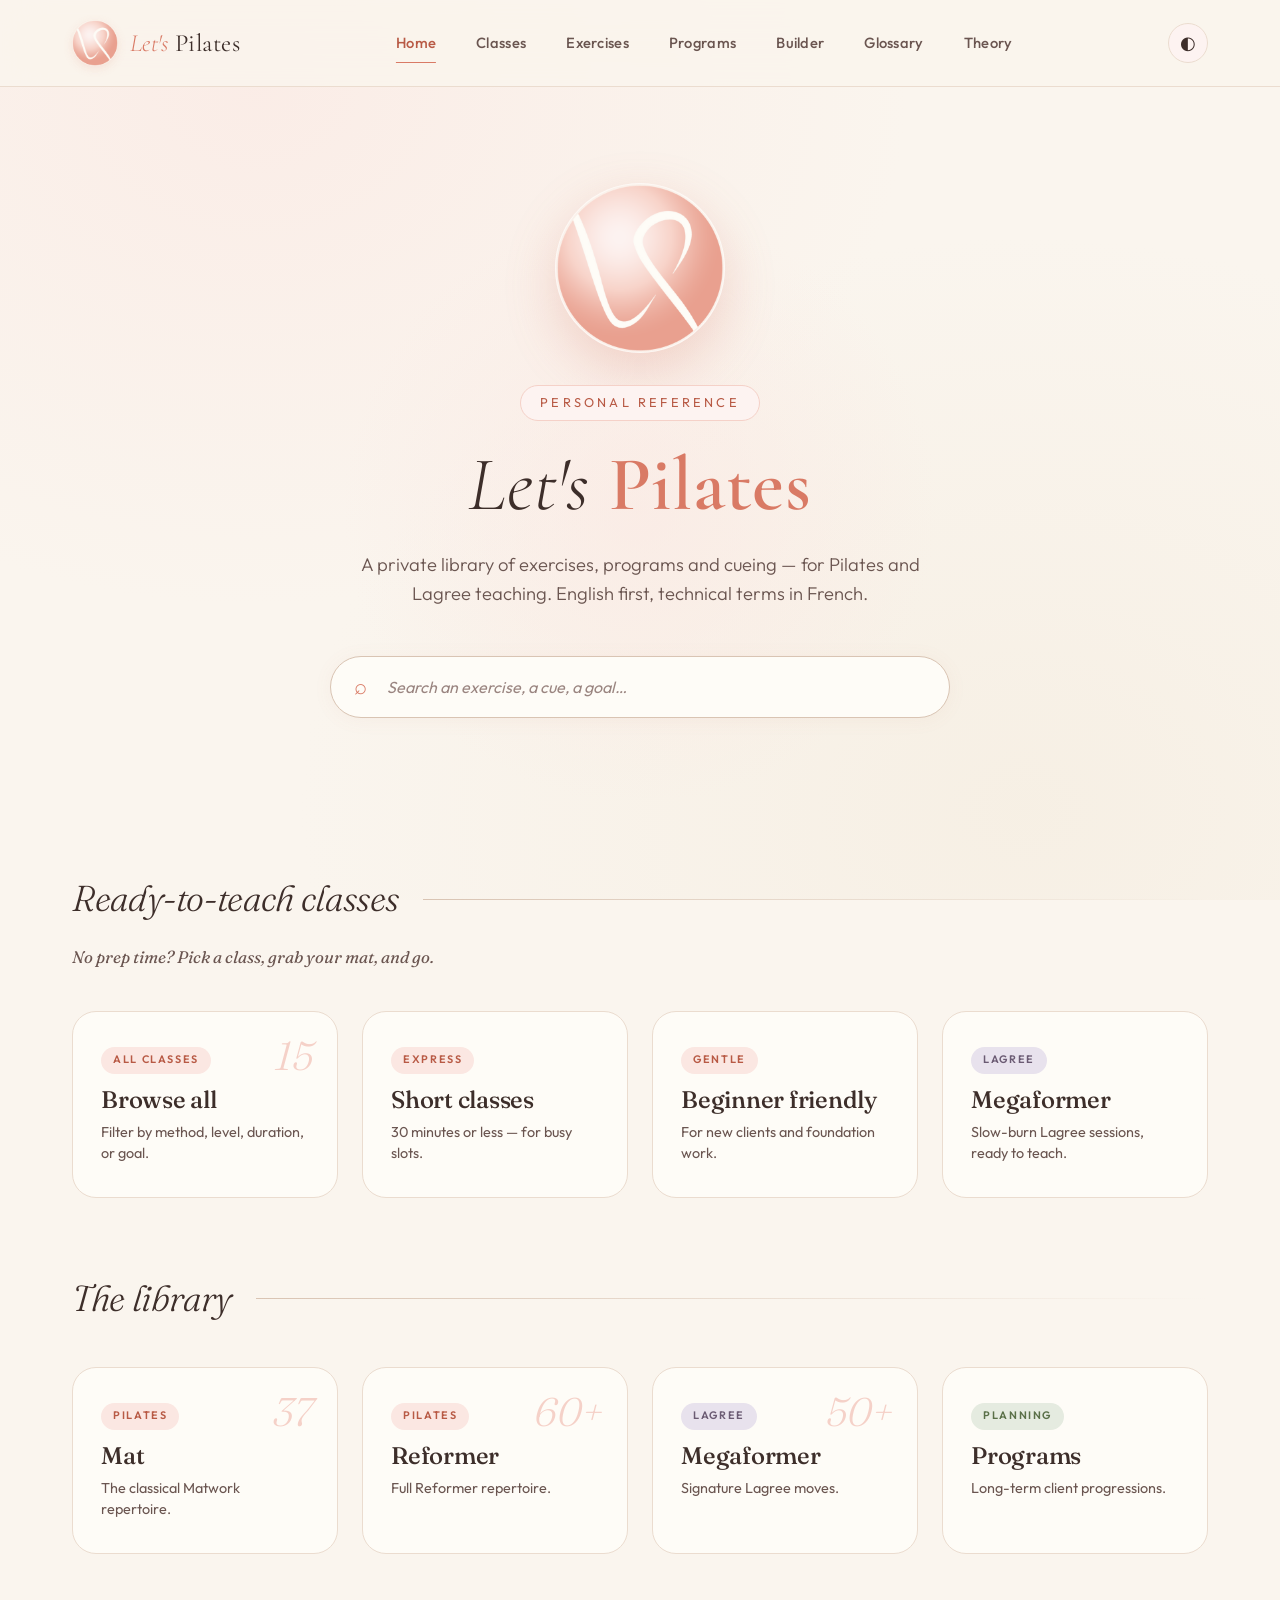
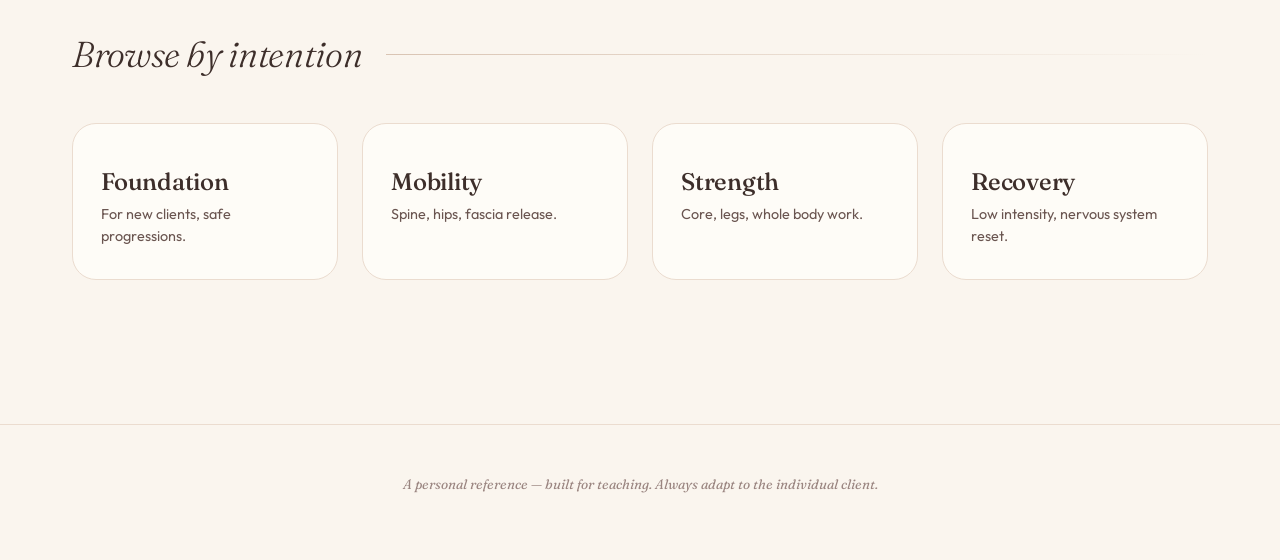
<file: index.html>
<!DOCTYPE html>
<html lang="en">
<head>
<meta charset="UTF-8">
<meta name="viewport" content="width=device-width, initial-scale=1.0">
<title>Let's Pilates — Pilates & Lagree</title>
<link rel="stylesheet" href="css/style.css">
</head>
<body>
<header class="site-header">
  <div class="container">
    <a href="index.html" class="logo"><img src="images/logo.png" alt="Let's Pilates"><span class="wordmark"><em>Let's</em> Pilates</span></a>
    <nav class="main-nav">
      <a href="index.html" class="active">Home</a>
      <a href="classes.html">Classes</a>
      <a href="exercises.html">Exercises</a>
      <a href="programs.html">Programs</a>
      <a href="course-builder.html">Builder</a>
      <a href="glossary.html">Glossary</a>
      <a href="theory.html">Theory</a>
    </nav>
    <button class="menu-toggle" id="menuToggle" aria-label="Open menu">
      <svg viewBox="0 0 24 24"><path d="M3 6h18M3 12h18M3 18h18"/></svg>
    </button>
    <button class="theme-toggle" aria-label="Toggle theme">◐</button>
  </div>
</header>
<div class="nav-backdrop" id="navBackdrop"></div>

<main>
  <section class="hero">
    <div class="container">
      <img src="images/logo.png" alt="Let's Pilates" class="hero-logo">
      <span class="hero-eyebrow">Personal Reference</span>
      <h1><em>Let's</em> <strong>Pilates</strong></h1>
      <p class="subtitle">A private library of exercises, programs and cueing — for Pilates and Lagree teaching. English first, technical terms in French.</p>
      <div class="search-bar">
        <input type="search" id="globalSearch" placeholder="Search an exercise, a cue, a goal…">
        <div id="searchResults" class="search-results"></div>
      </div>
    </div>
  </section>

  <section class="section-pad">
    <div class="container">
      <div class="section-title">
        <h2>Ready-to-teach classes</h2>
      </div>
      <p style="color: var(--ink-soft); margin-top: -1.5rem; margin-bottom: 2.5rem; font-family: var(--serif); font-style: italic; font-size: 1.05rem;">
        No prep time? Pick a class, grab your mat, and go.
      </p>
      <div class="card-grid">
        <a href="classes.html" class="card">
          <span class="card-tag">All classes</span>
          <span class="card-stat">15</span>
          <h3>Browse all</h3>
          <p>Filter by method, level, duration, or goal.</p>
        </a>
        <a href="classes.html?duration=short" class="card">
          <span class="card-tag">Express</span>
          <h3>Short classes</h3>
          <p>30 minutes or less — for busy slots.</p>
        </a>
        <a href="classes.html?level=fundamental" class="card">
          <span class="card-tag">Gentle</span>
          <h3>Beginner friendly</h3>
          <p>For new clients and foundation work.</p>
        </a>
        <a href="classes.html?method=lagree" class="card card-lagree">
          <span class="card-tag">Lagree</span>
          <h3>Megaformer</h3>
          <p>Slow-burn Lagree sessions, ready to teach.</p>
        </a>
      </div>
    </div>
  </section>

  <section class="section-pad" style="padding-top: 0;">
    <div class="container">
      <div class="section-title">
        <h2>The library</h2>
      </div>
      <div class="card-grid">
        <a href="exercises.html?method=pilates-mat" class="card">
          <span class="card-tag">Pilates</span>
          <span class="card-stat">37</span>
          <h3>Mat</h3>
          <p>The classical Matwork repertoire.</p>
        </a>
        <a href="exercises.html?method=pilates-reformer" class="card">
          <span class="card-tag">Pilates</span>
          <span class="card-stat">60+</span>
          <h3>Reformer</h3>
          <p>Full Reformer repertoire.</p>
        </a>
        <a href="exercises.html?method=lagree" class="card card-lagree">
          <span class="card-tag">Lagree</span>
          <span class="card-stat">50+</span>
          <h3>Megaformer</h3>
          <p>Signature Lagree moves.</p>
        </a>
        <a href="programs.html" class="card card-programs">
          <span class="card-tag">Planning</span>
          <h3>Programs</h3>
          <p>Long-term client progressions.</p>
        </a>
      </div>
    </div>
  </section>

  <section class="section-pad" style="padding-top: 0;">
    <div class="container">
      <div class="section-title">
        <h2>Browse by intention</h2>
      </div>
      <div class="card-grid">
        <a href="classes.html?goal=foundation" class="card">
          <h3>Foundation</h3>
          <p>For new clients, safe progressions.</p>
        </a>
        <a href="classes.html?goal=mobility" class="card">
          <h3>Mobility</h3>
          <p>Spine, hips, fascia release.</p>
        </a>
        <a href="classes.html?goal=strength" class="card">
          <h3>Strength</h3>
          <p>Core, legs, whole body work.</p>
        </a>
        <a href="classes.html?goal=recovery" class="card">
          <h3>Recovery</h3>
          <p>Low intensity, nervous system reset.</p>
        </a>
      </div>
    </div>
  </section>
</main>

<footer class="site-footer">
  <div class="container">
    <p>A personal reference — built for teaching. Always adapt to the individual client.</p>
  </div>
</footer>

<script src="js/data.js"></script>
<script src="js/app.js"></script>
</body>
</html>
</file>
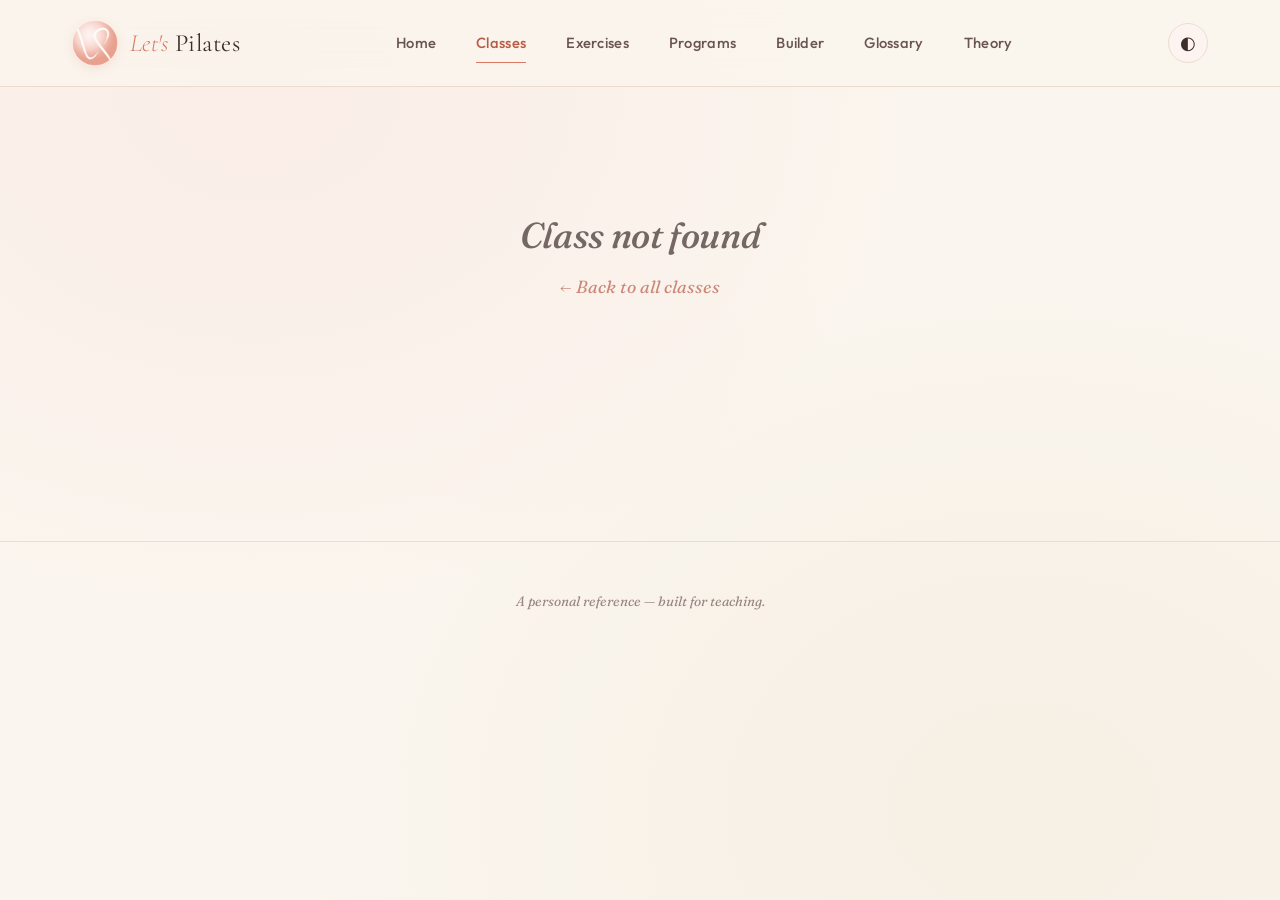
<file: class.html>
<!DOCTYPE html>
<html lang="en">
<head>
<meta charset="UTF-8">
<meta name="viewport" content="width=device-width, initial-scale=1.0">
<title>Class — Let's Pilates</title>
<link rel="stylesheet" href="css/style.css">
</head>
<body>
<header class="site-header">
  <div class="container">
    <a href="index.html" class="logo"><img src="images/logo.png" alt="Let's Pilates"><span class="wordmark"><em>Let's</em> Pilates</span></a>
    <nav class="main-nav">
      <a href="index.html">Home</a>
      <a href="classes.html" class="active">Classes</a>
      <a href="exercises.html">Exercises</a>
      <a href="programs.html">Programs</a>
      <a href="course-builder.html">Builder</a>
      <a href="glossary.html">Glossary</a>
      <a href="theory.html">Theory</a>
    </nav>
    <button class="menu-toggle" id="menuToggle" aria-label="Open menu">
      <svg viewBox="0 0 24 24"><path d="M3 6h18M3 12h18M3 18h18"/></svg>
    </button>
    <button class="theme-toggle" aria-label="Toggle theme">◐</button>
  </div>
</header>
<div class="nav-backdrop" id="navBackdrop"></div>

<main>
  <div id="classDetail" class="exercise-detail"></div>
</main>

<footer class="site-footer">
  <div class="container">
    <p>A personal reference — built for teaching.</p>
  </div>
</footer>

<script src="js/data.js"></script>
<script src="js/app.js"></script>
</body>
</html>
</file>
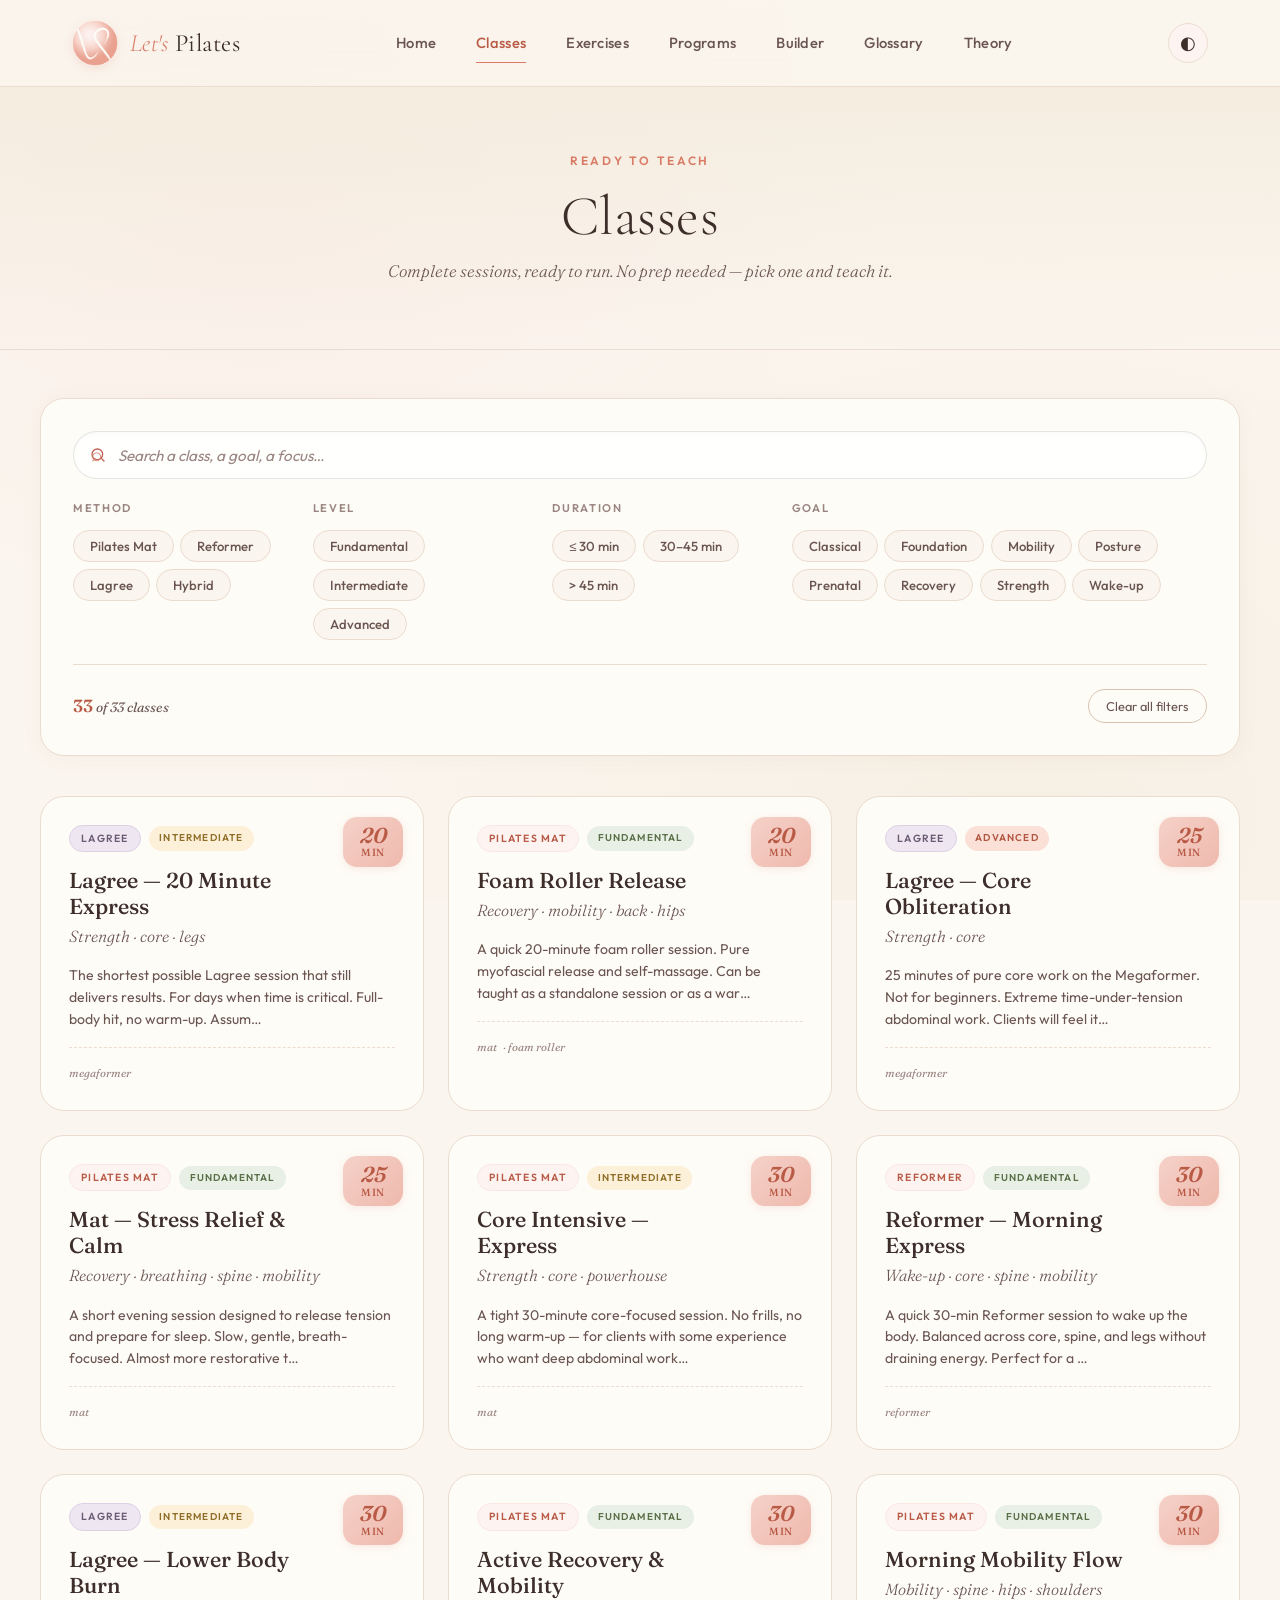
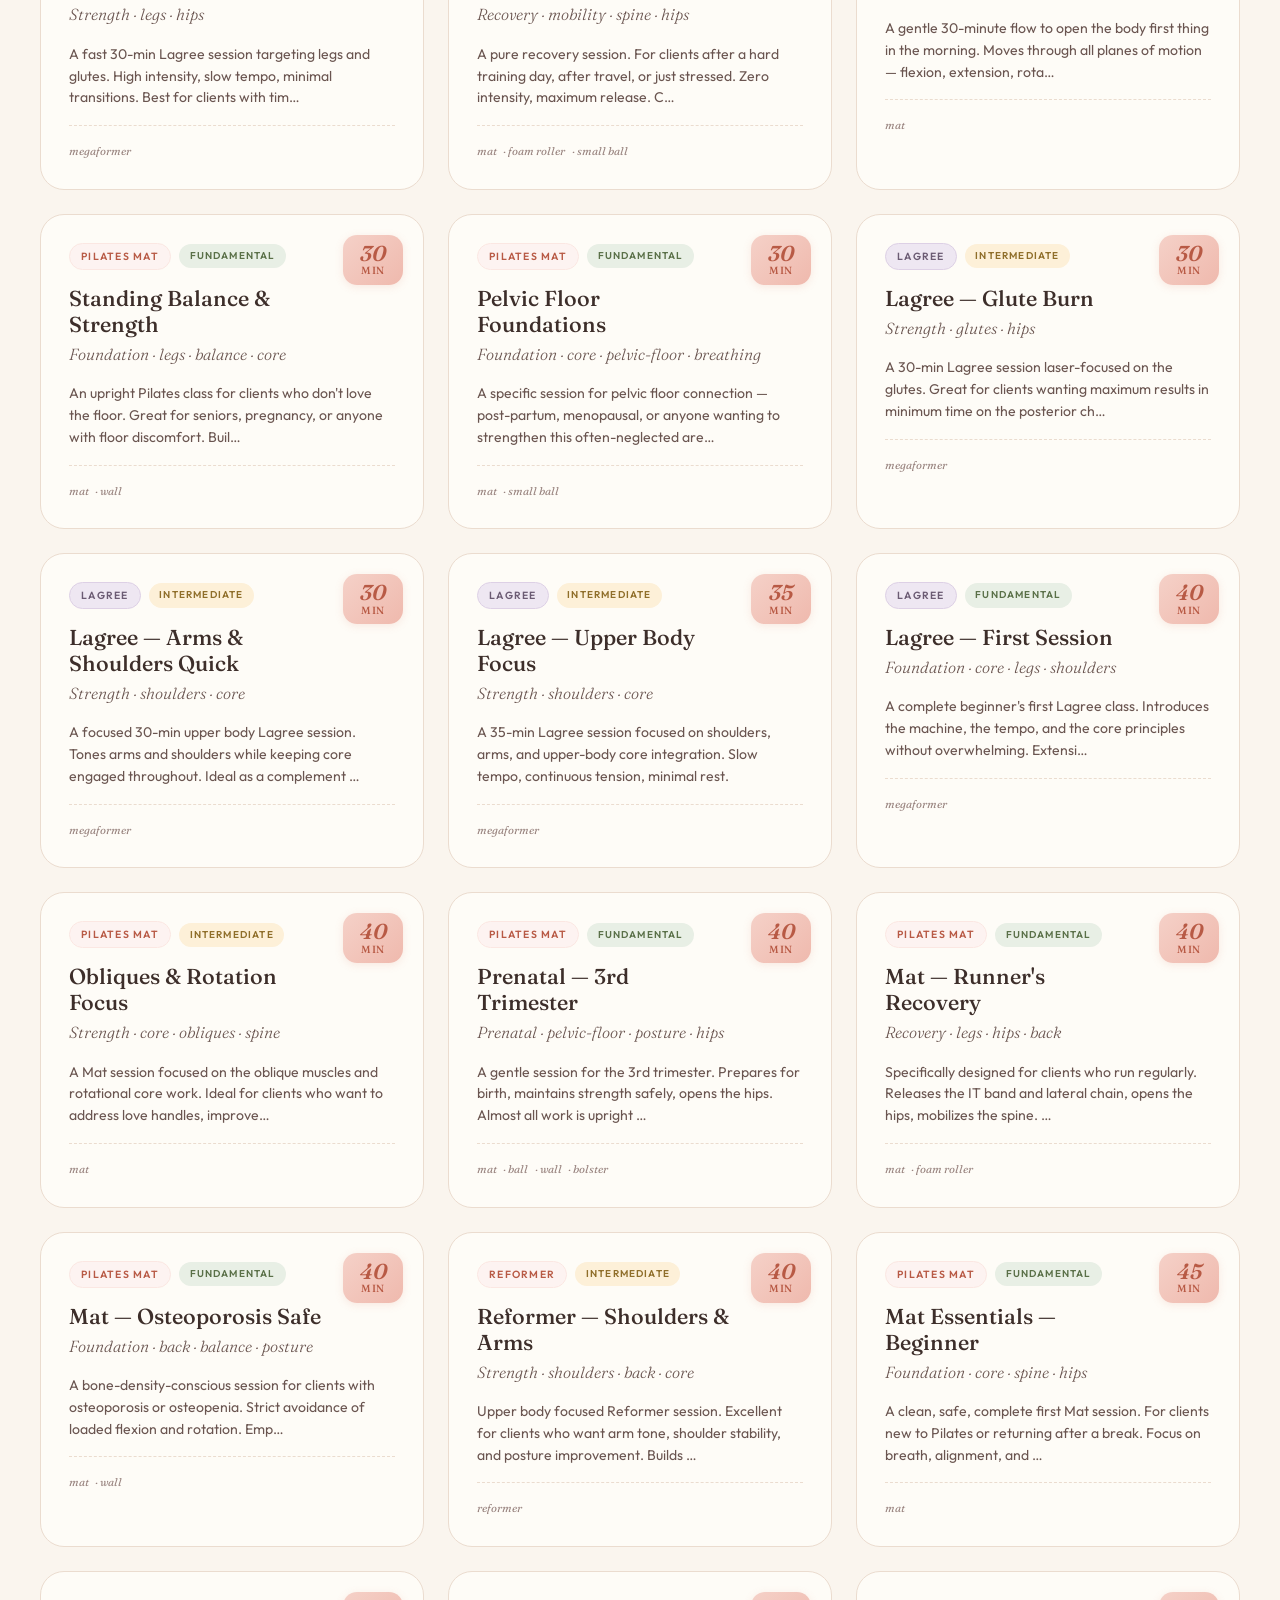
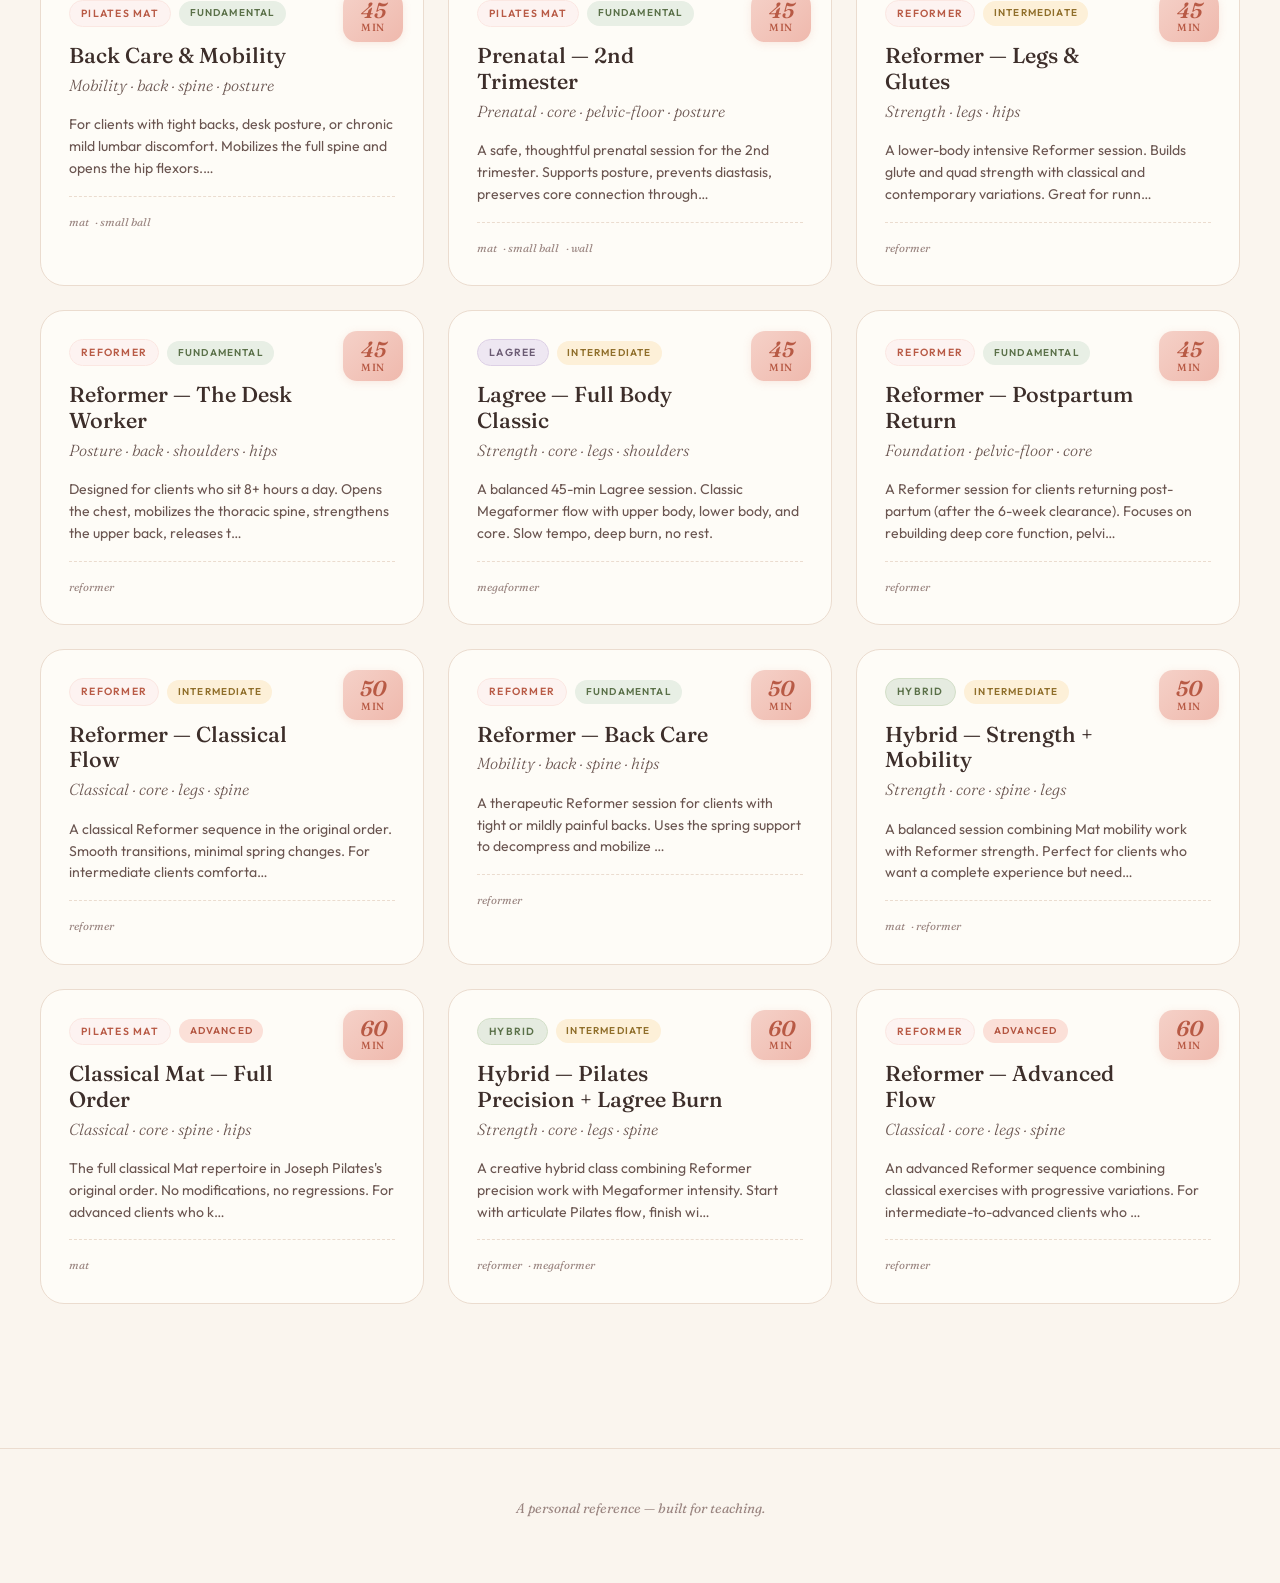
<file: classes.html>
<!DOCTYPE html>
<html lang="en">
<head>
<meta charset="UTF-8">
<meta name="viewport" content="width=device-width, initial-scale=1.0">
<title>Classes — Let's Pilates</title>
<link rel="stylesheet" href="css/style.css">
</head>
<body>
<header class="site-header">
  <div class="container">
    <a href="index.html" class="logo"><img src="images/logo.png" alt="Let's Pilates"><span class="wordmark"><em>Let's</em> Pilates</span></a>
    <nav class="main-nav">
      <a href="index.html">Home</a>
      <a href="classes.html" class="active">Classes</a>
      <a href="exercises.html">Exercises</a>
      <a href="programs.html">Programs</a>
      <a href="course-builder.html">Builder</a>
      <a href="glossary.html">Glossary</a>
      <a href="theory.html">Theory</a>
    </nav>
    <button class="menu-toggle" id="menuToggle" aria-label="Open menu">
      <svg viewBox="0 0 24 24"><path d="M3 6h18M3 12h18M3 18h18"/></svg>
    </button>
    <button class="theme-toggle" aria-label="Toggle theme">◐</button>
  </div>
</header>
<div class="nav-backdrop" id="navBackdrop"></div>

<div class="page-header">
  <div class="container">
    <span class="page-header-eyebrow">Ready to Teach</span>
    <h1>Classes</h1>
    <p class="subtitle">Complete sessions, ready to run. No prep needed — pick one and teach it.</p>
  </div>
</div>

<main class="container exercise-list">
  <div id="classFiltersPanel" class="filters-panel"></div>
  <div id="classGrid" class="exercise-grid"></div>
</main>

<footer class="site-footer">
  <div class="container">
    <p>A personal reference — built for teaching.</p>
  </div>
</footer>

<script src="js/data.js"></script>
<script src="js/app.js"></script>
</body>
</html>
</file>
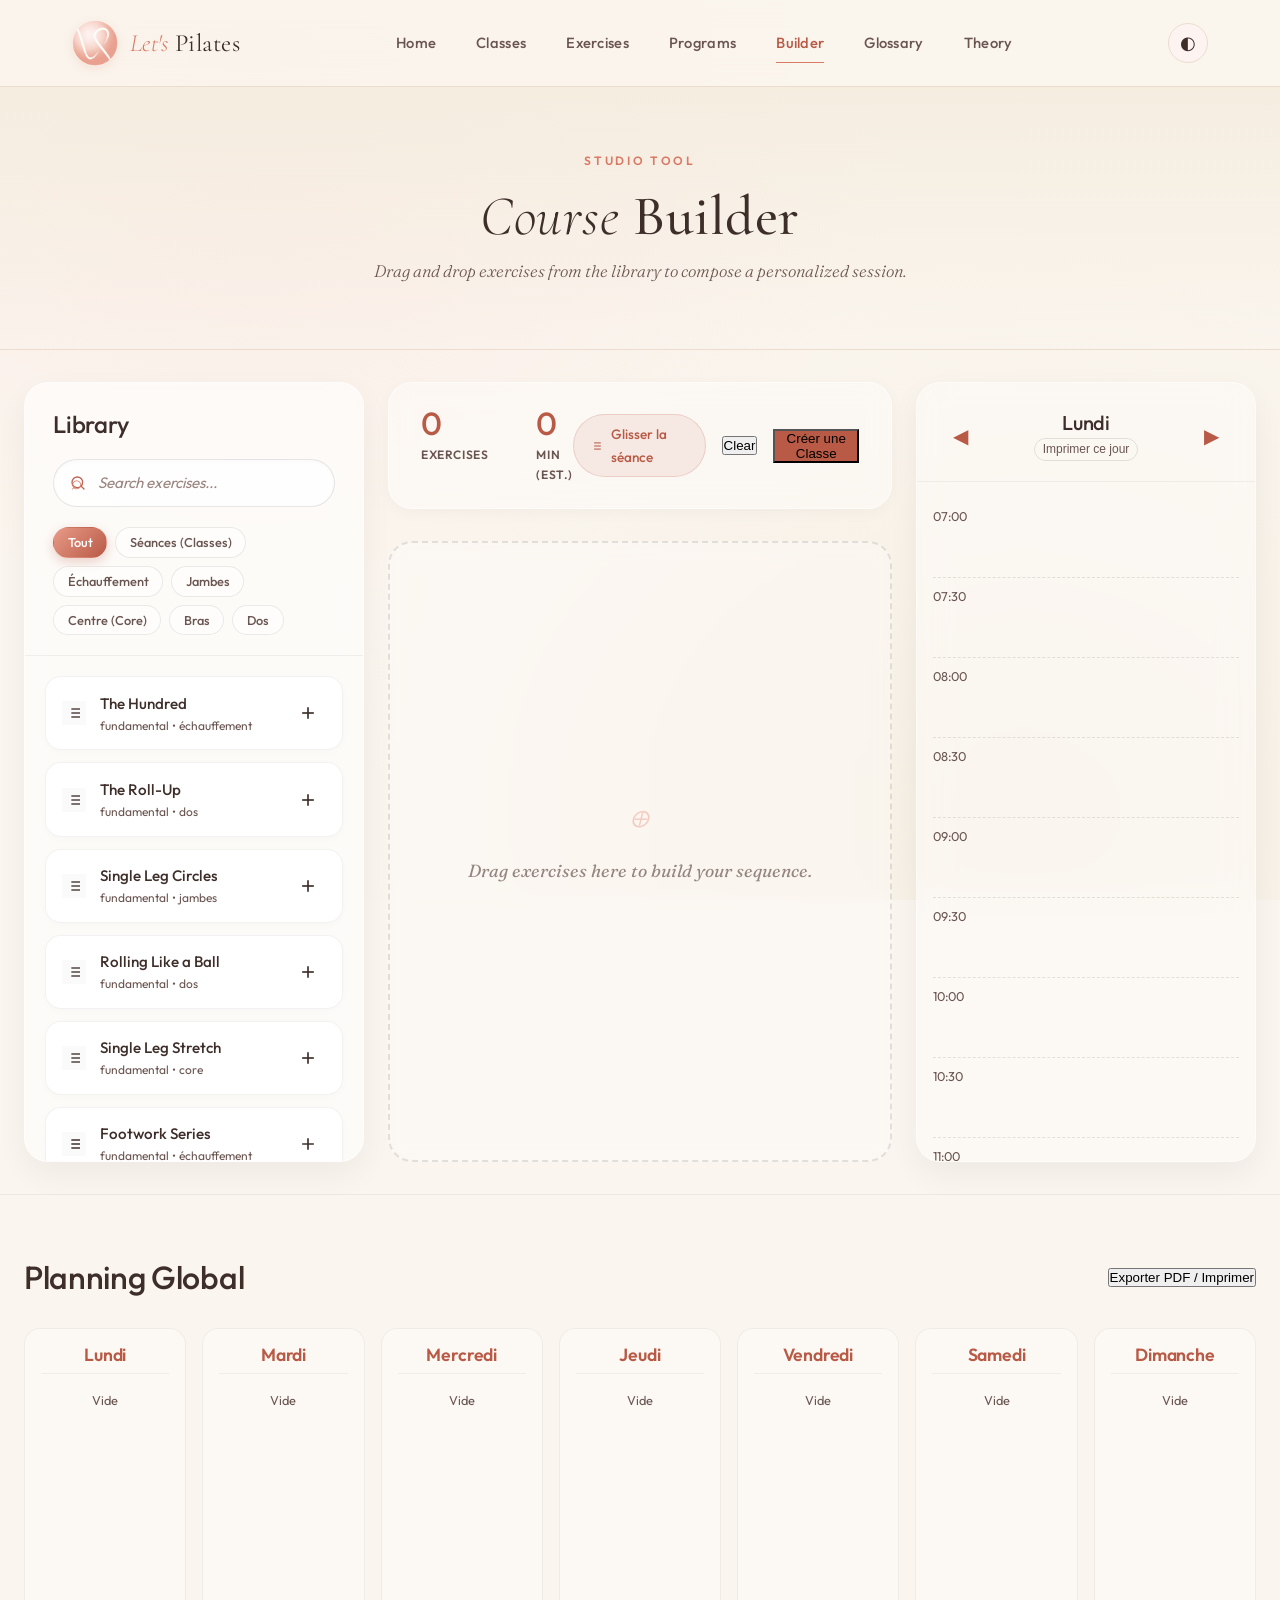
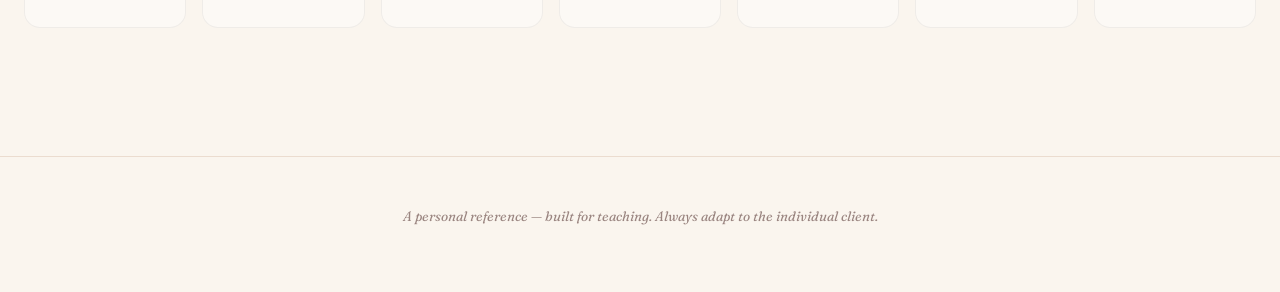
<file: course-builder.html>
<!DOCTYPE html>
<html lang="en">
<head>
<meta charset="UTF-8">
<meta name="viewport" content="width=device-width, initial-scale=1.0">
<title>Course Builder — Let's Pilates</title>
<link rel="stylesheet" href="css/style.css">
</head>
<body>
<header class="site-header">
  <div class="container">
    <a href="index.html" class="logo"><img src="images/logo.png" alt="Let's Pilates"><span class="wordmark"><em>Let's</em> Pilates</span></a>
    <nav class="main-nav">
      <a href="index.html">Home</a>
      <a href="classes.html">Classes</a>
      <a href="exercises.html">Exercises</a>
      <a href="programs.html">Programs</a>
      <a href="course-builder.html" class="active">Builder</a>
      <a href="glossary.html">Glossary</a>
      <a href="theory.html">Theory</a>
    </nav>
    <button class="menu-toggle" id="menuToggle" aria-label="Open menu">
      <svg viewBox="0 0 24 24"><path d="M3 6h18M3 12h18M3 18h18"/></svg>
    </button>
    <button class="theme-toggle" aria-label="Toggle theme">◐</button>
  </div>
</header>
<div class="nav-backdrop" id="navBackdrop"></div>

<main>
  <section class="page-header builder-header">
    <div class="container">
      <span class="page-header-eyebrow">Studio Tool</span>
      <h1><em>Course</em> <strong>Builder</strong></h1>
      <p class="subtitle">Drag and drop exercises from the library to compose a personalized session.</p>
    </div>
  </section>

  <section class="builder-section">
    <div class="container-fluid builder-container">
      
      <!-- Sidebar: Exercise Library -->
      <aside class="builder-sidebar">
        <div class="builder-sidebar-header">
          <h3>Library</h3>
          <div class="filters-search">
            <input type="search" id="builderSearch" placeholder="Search exercises...">
          </div>
          <div class="builder-filters" id="builderFilters">
            <!-- Filter chips will be injected here -->
          </div>
        </div>
        <div class="builder-exercises-list" id="builderLibrary">
          <!-- Draggable exercise items will be injected here -->
        </div>
      </aside>

      <!-- Main Area: The Course -->
      <div class="builder-main">
        <div class="builder-main-header">
          <div class="builder-stats">
            <div class="stat-item">
              <span class="stat-value" id="courseExerciseCount">0</span>
              <span class="stat-label">Exercises</span>
            </div>
            <div class="stat-item">
              <span class="stat-value" id="courseDuration">0</span>
              <span class="stat-label">Min (est.)</span>
            </div>
          </div>
          <div class="builder-actions" style="display:flex; align-items:center; gap: 1rem;">
            <div id="courseDragHandle" class="course-drag-handle" draggable="true" title="Glisser toute la séance vers le calendrier">
              <svg viewBox="0 0 24 24" width="16" height="16" stroke="currentColor" stroke-width="2" fill="none"><line x1="8" y1="6" x2="21" y2="6"></line><line x1="8" y1="12" x2="21" y2="12"></line><line x1="8" y1="18" x2="21" y2="18"></line><line x1="3" y1="6" x2="3.01" y2="6"></line><line x1="3" y1="12" x2="3.01" y2="12"></line><line x1="3" y1="18" x2="3.01" y2="18"></line></svg>
              <span>Glisser la séance</span>
            </div>
            <button class="btn-secondary" id="clearCourseBtn">Clear</button>
            <button class="btn-primary" id="saveCourseBtn" style="background:var(--rose-600)">Créer une Classe</button>
          </div>
        </div>
        
        <div class="builder-dropzone" id="builderDropzone">
          <div class="empty-state">
            <div class="empty-icon">⨁</div>
            <p>Drag exercises here to build your sequence.</p>
          </div>
          <!-- Dropped items will appear here -->
        </div>
      </div>

      <!-- Weekly Calendar (Day View) -->
      <aside class="builder-calendar">
        <div class="builder-sidebar-header">
          <div class="day-navigation">
            <button id="prevDayBtn" aria-label="Previous day">◀</button>
            <div style="display:flex; flex-direction:column; align-items:center;">
              <h3 id="currentDayLabel" style="margin-bottom: 0.25rem;">Lundi</h3>
              <button id="printDayBtn" style="font-size: 0.75rem; color: var(--ink-soft); background: none; border: 1px solid rgba(0,0,0,0.1); padding: 0.2rem 0.5rem; border-radius: 1rem;">Imprimer ce jour</button>
            </div>
            <button id="nextDayBtn" aria-label="Next day">▶</button>
          </div>
        </div>
        <div class="calendar-timeslots" id="calendarTimeslots">
          <!-- Timeslots injected by JS -->
        </div>
      </aside>

    </div>
  </section>

  <!-- Week Overview Section -->
  <section class="week-overview-section" id="weekOverviewSection">
    <div class="container-fluid">
      <div class="week-overview-header">
        <h2>Planning Global</h2>
        <button class="btn-primary" id="exportWeekBtn">Exporter PDF / Imprimer</button>
      </div>
      <div class="week-grid" id="weekGrid">
        <!-- Week grid injected by JS -->
      </div>
    </div>
  </section>
</main>

<footer class="site-footer">
  <div class="container">
    <p>A personal reference — built for teaching. Always adapt to the individual client.</p>
  </div>
</footer>

<script src="js/data.js"></script>
<script src="js/app.js"></script>
<script src="js/builder.js"></script>
</body>
</html>
</file>
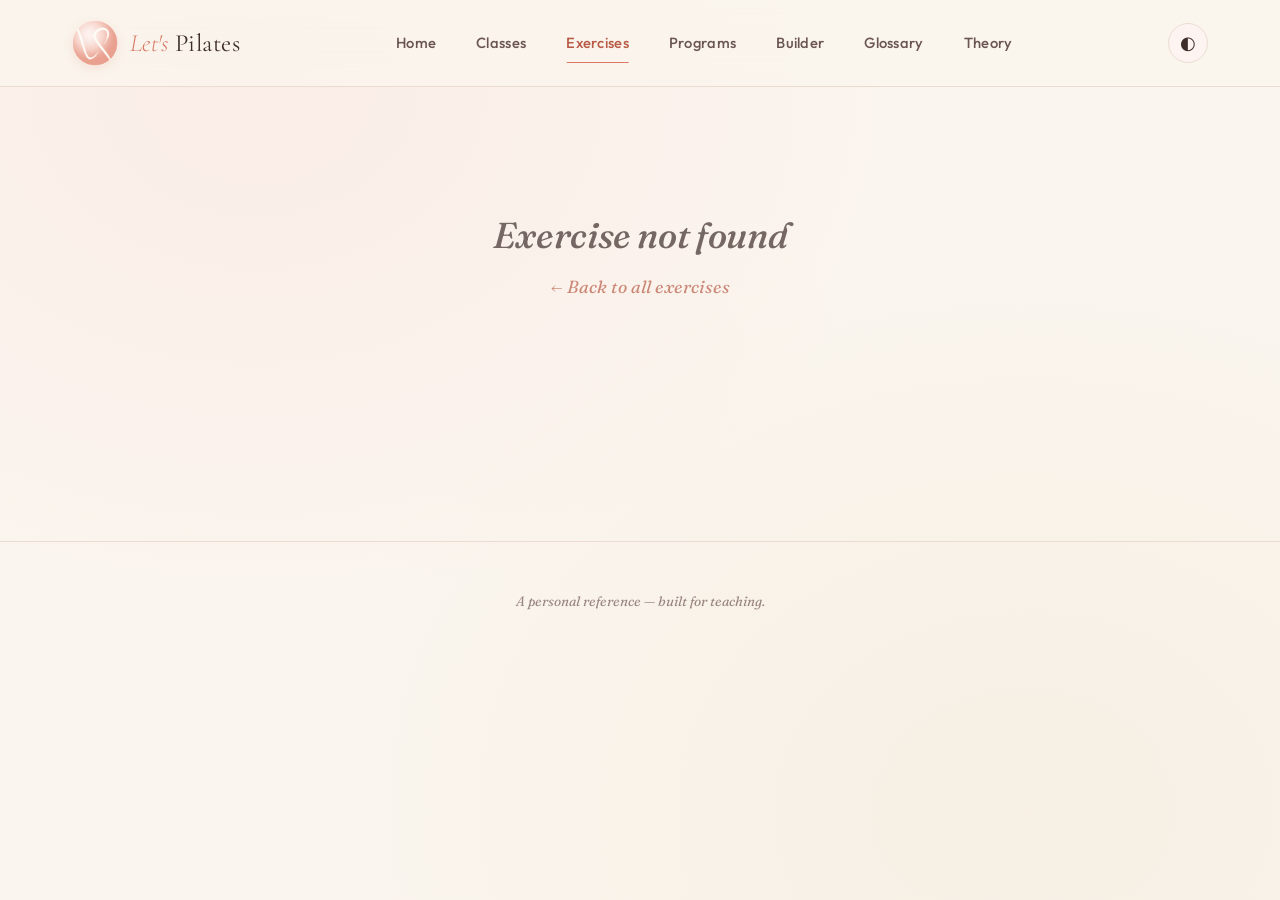
<file: exercise.html>
<!DOCTYPE html>
<html lang="en">
<head>
<meta charset="UTF-8">
<meta name="viewport" content="width=device-width, initial-scale=1.0">
<title>Exercise — Let's Pilates</title>
<link rel="stylesheet" href="css/style.css">
</head>
<body>
<header class="site-header">
  <div class="container">
    <a href="index.html" class="logo"><img src="images/logo.png" alt="Let's Pilates"><span class="wordmark"><em>Let's</em> Pilates</span></a>
    <nav class="main-nav">
      <a href="index.html">Home</a>
      <a href="classes.html">Classes</a>
      <a href="exercises.html" class="active">Exercises</a>
      <a href="programs.html">Programs</a>
      <a href="course-builder.html">Builder</a>
      <a href="glossary.html">Glossary</a>
      <a href="theory.html">Theory</a>
    </nav>
    <button class="menu-toggle" id="menuToggle" aria-label="Open menu">
      <svg viewBox="0 0 24 24"><path d="M3 6h18M3 12h18M3 18h18"/></svg>
    </button>
    <button class="theme-toggle" aria-label="Toggle theme">◐</button>
  </div>
</header>
<div class="nav-backdrop" id="navBackdrop"></div>

<main>
  <div id="exerciseDetail" class="exercise-detail"></div>
</main>

<footer class="site-footer">
  <div class="container">
    <p>A personal reference — built for teaching.</p>
  </div>
</footer>

<script src="js/data.js"></script>
<script src="js/app.js"></script>
</body>
</html>
</file>
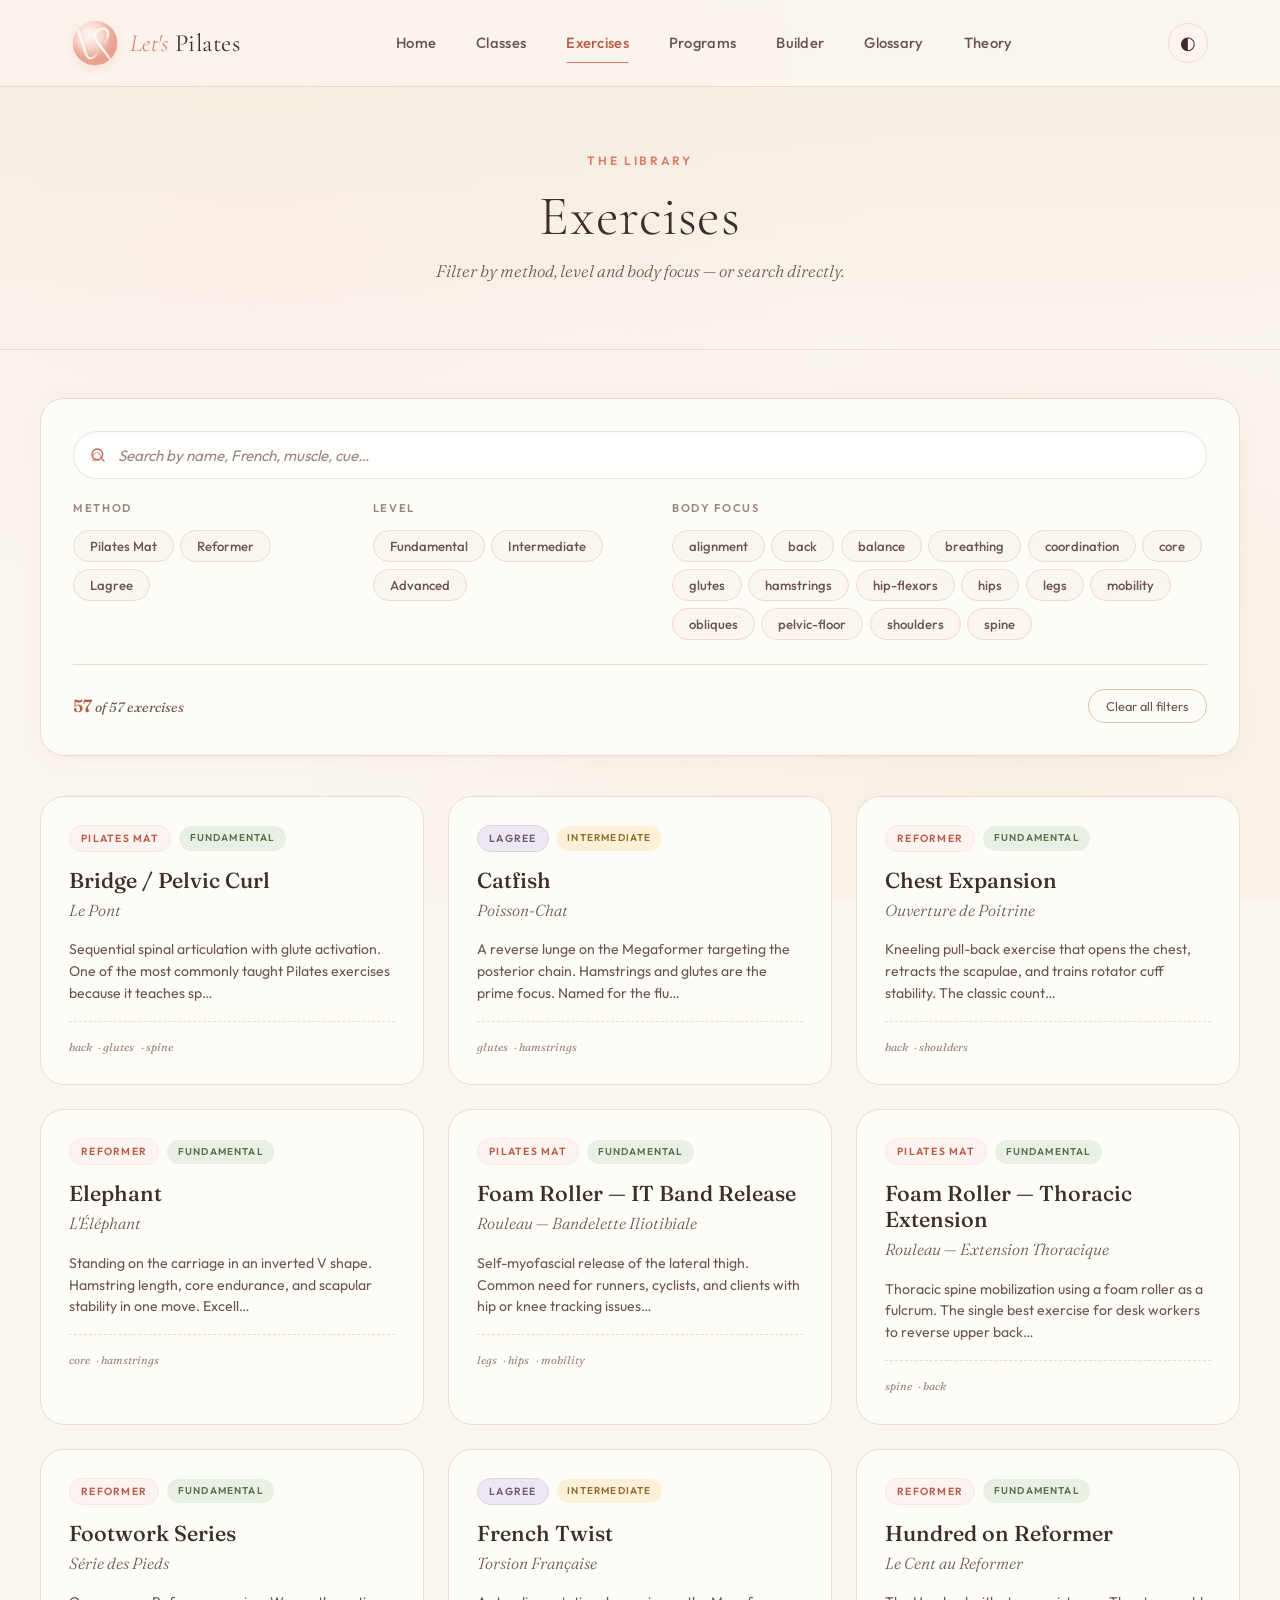
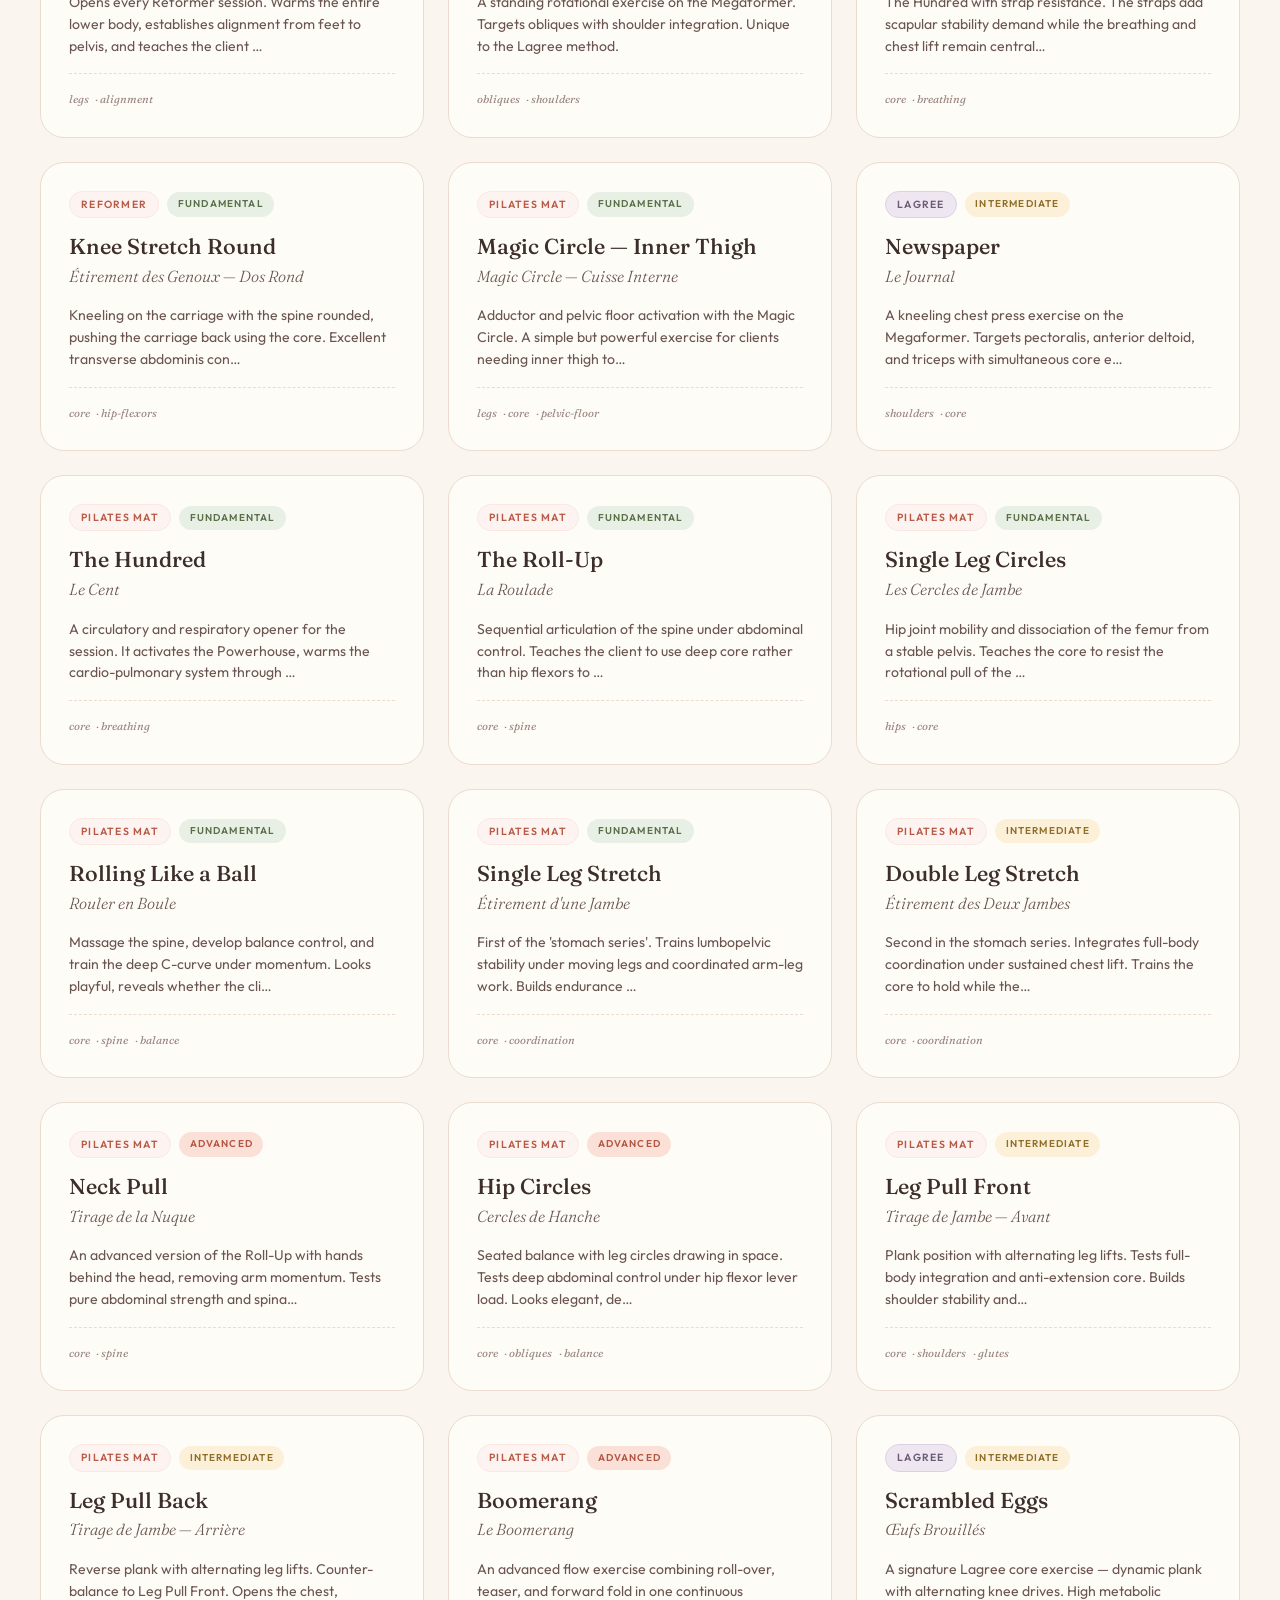
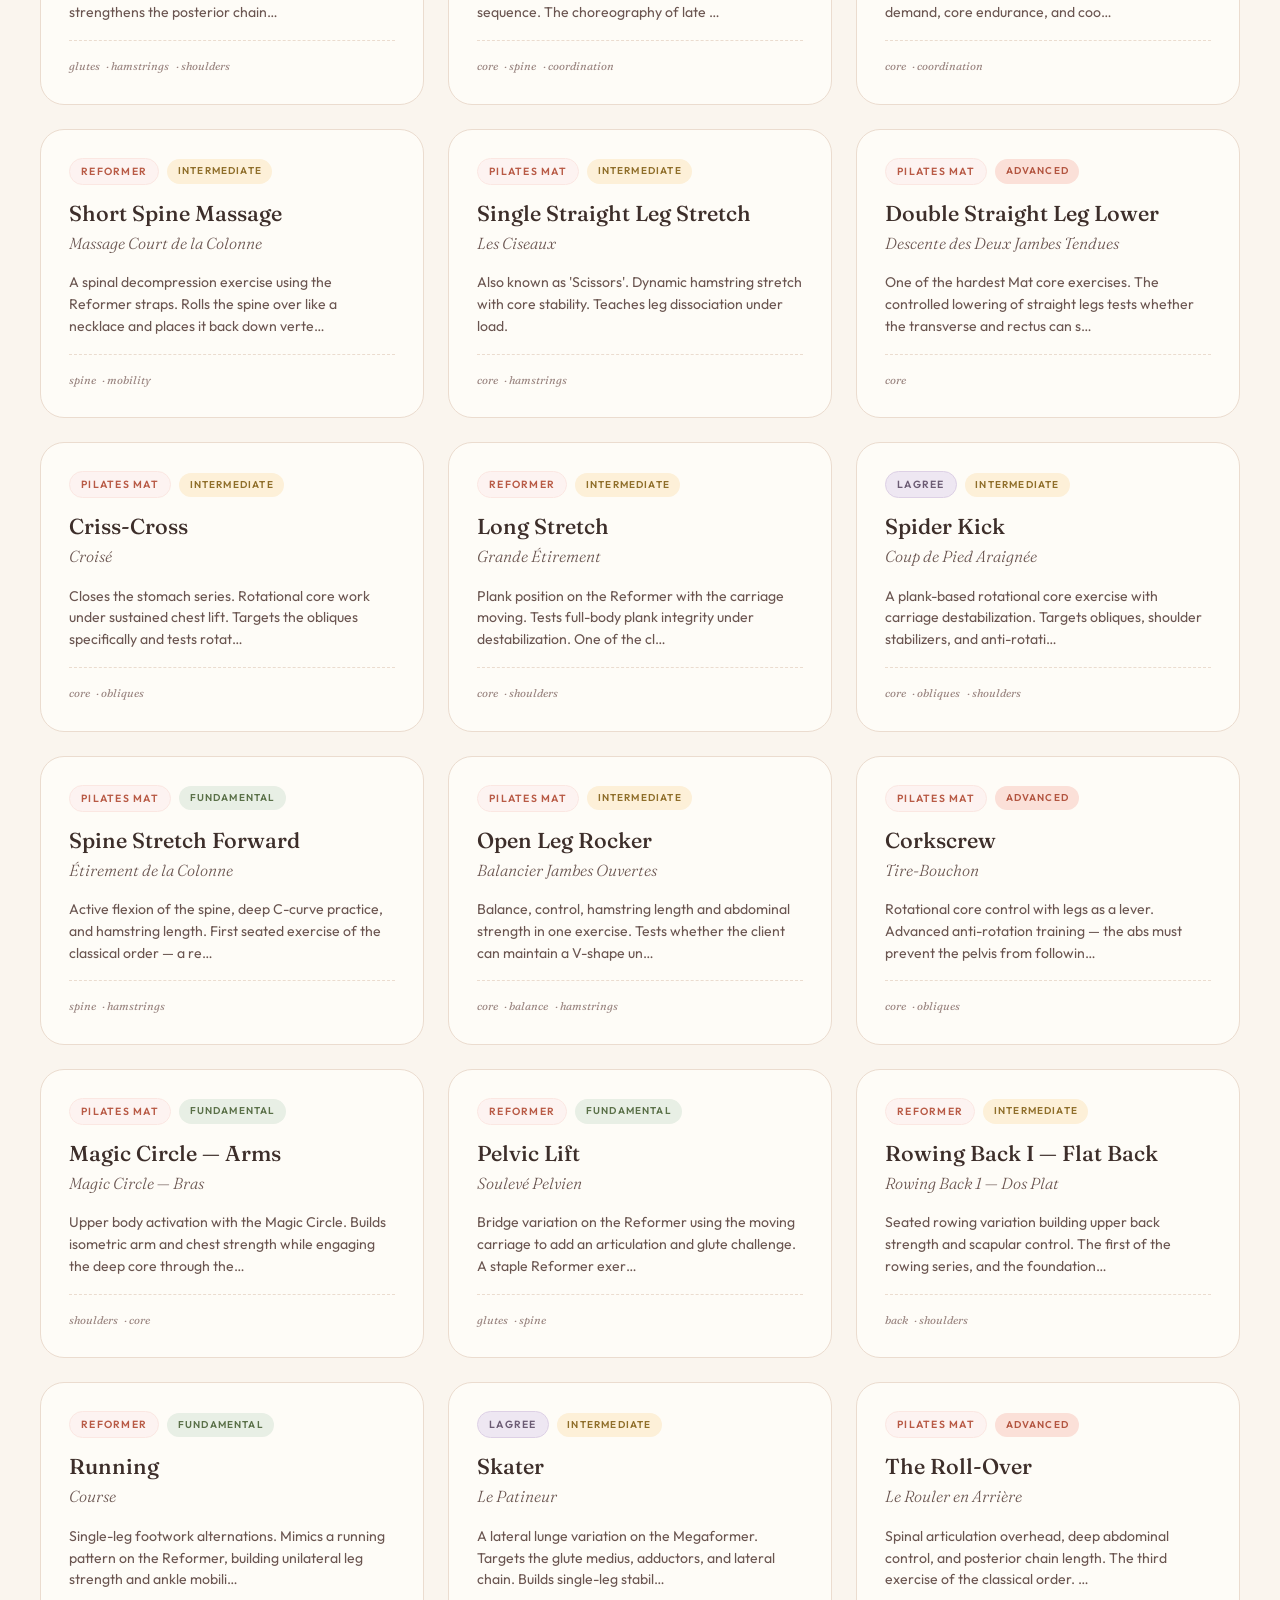
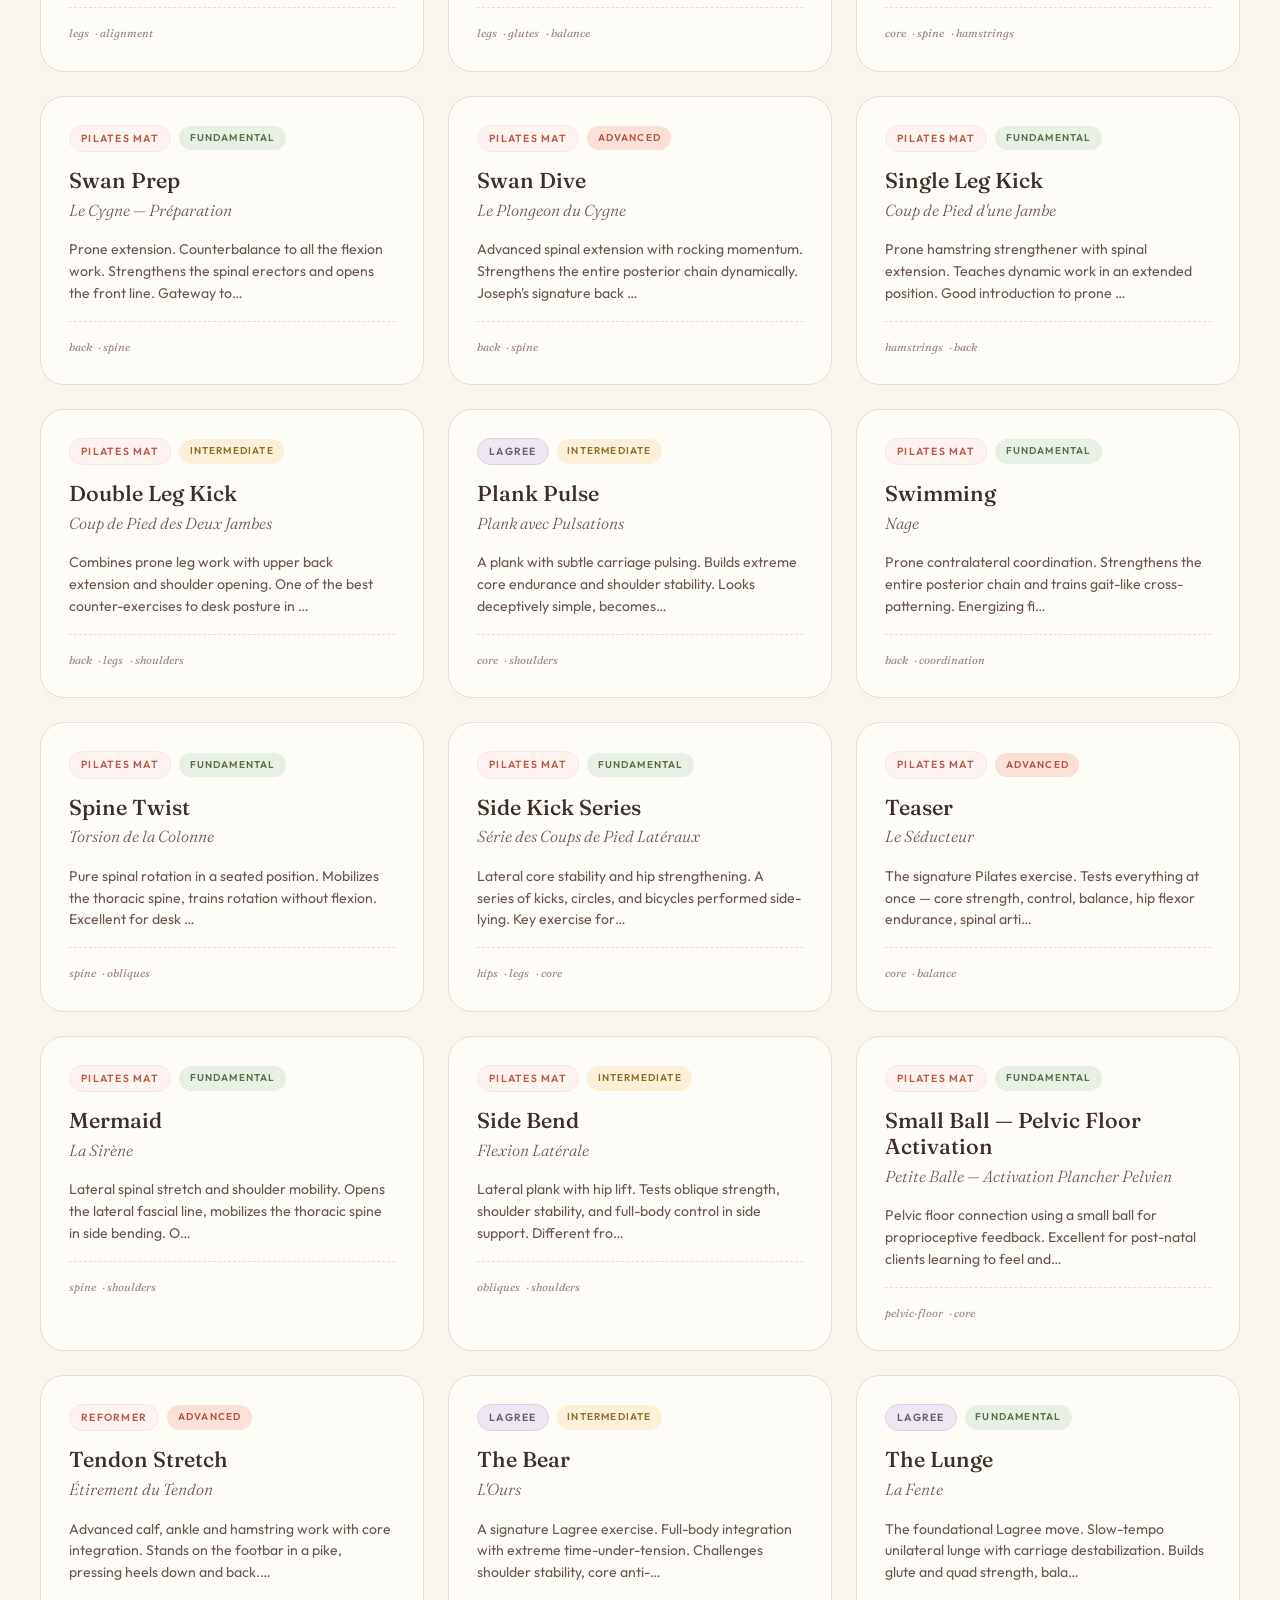
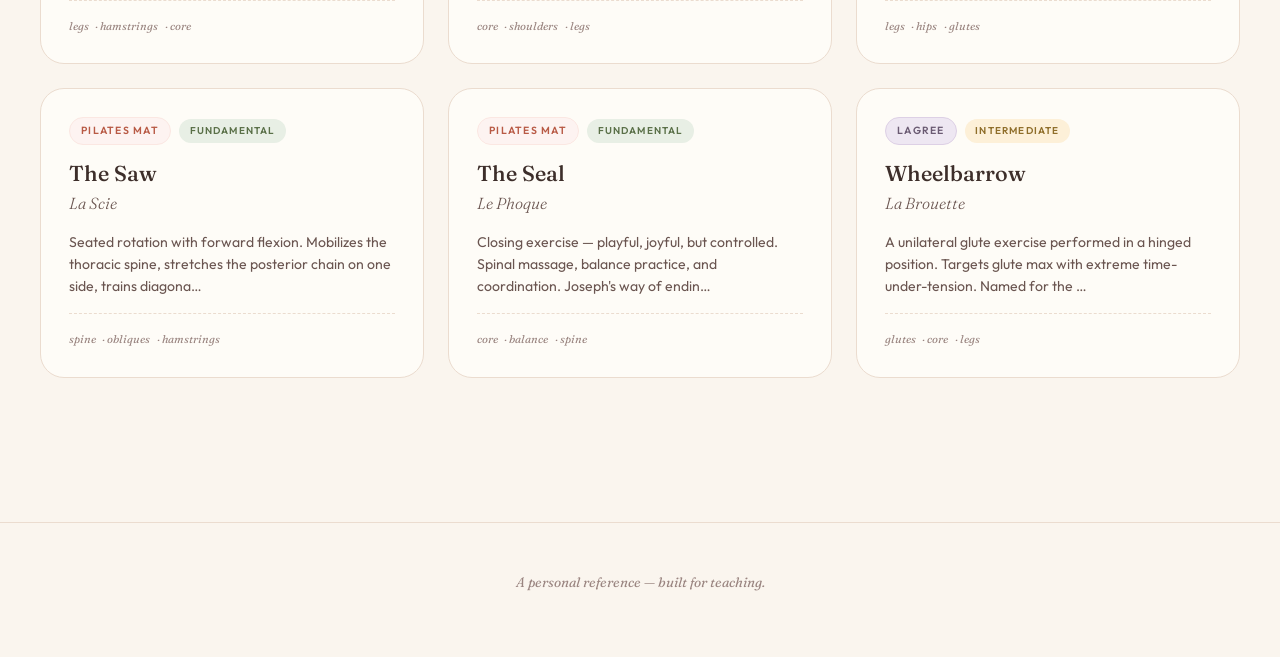
<file: exercises.html>
<!DOCTYPE html>
<html lang="en">
<head>
<meta charset="UTF-8">
<meta name="viewport" content="width=device-width, initial-scale=1.0">
<title>Exercises — Let's Pilates</title>
<link rel="stylesheet" href="css/style.css">
</head>
<body>
<header class="site-header">
  <div class="container">
    <a href="index.html" class="logo"><img src="images/logo.png" alt="Let's Pilates"><span class="wordmark"><em>Let's</em> Pilates</span></a>
    <nav class="main-nav">
      <a href="index.html">Home</a>
      <a href="classes.html">Classes</a>
      <a href="exercises.html" class="active">Exercises</a>
      <a href="programs.html">Programs</a>
      <a href="course-builder.html">Builder</a>
      <a href="glossary.html">Glossary</a>
      <a href="theory.html">Theory</a>
    </nav>
    <button class="menu-toggle" id="menuToggle" aria-label="Open menu">
      <svg viewBox="0 0 24 24"><path d="M3 6h18M3 12h18M3 18h18"/></svg>
    </button>
    <button class="theme-toggle" aria-label="Toggle theme">◐</button>
  </div>
</header>
<div class="nav-backdrop" id="navBackdrop"></div>

<div class="page-header">
  <div class="container">
    <span class="page-header-eyebrow">The Library</span>
    <h1>Exercises</h1>
    <p class="subtitle">Filter by method, level and body focus — or search directly.</p>
  </div>
</div>

<main class="container exercise-list">
  <div id="filtersPanel" class="filters-panel"></div>
  <div id="exerciseGrid" class="exercise-grid"></div>
</main>

<footer class="site-footer">
  <div class="container">
    <p>A personal reference — built for teaching.</p>
  </div>
</footer>

<script src="js/data.js"></script>
<script src="js/app.js"></script>
</body>
</html>
</file>
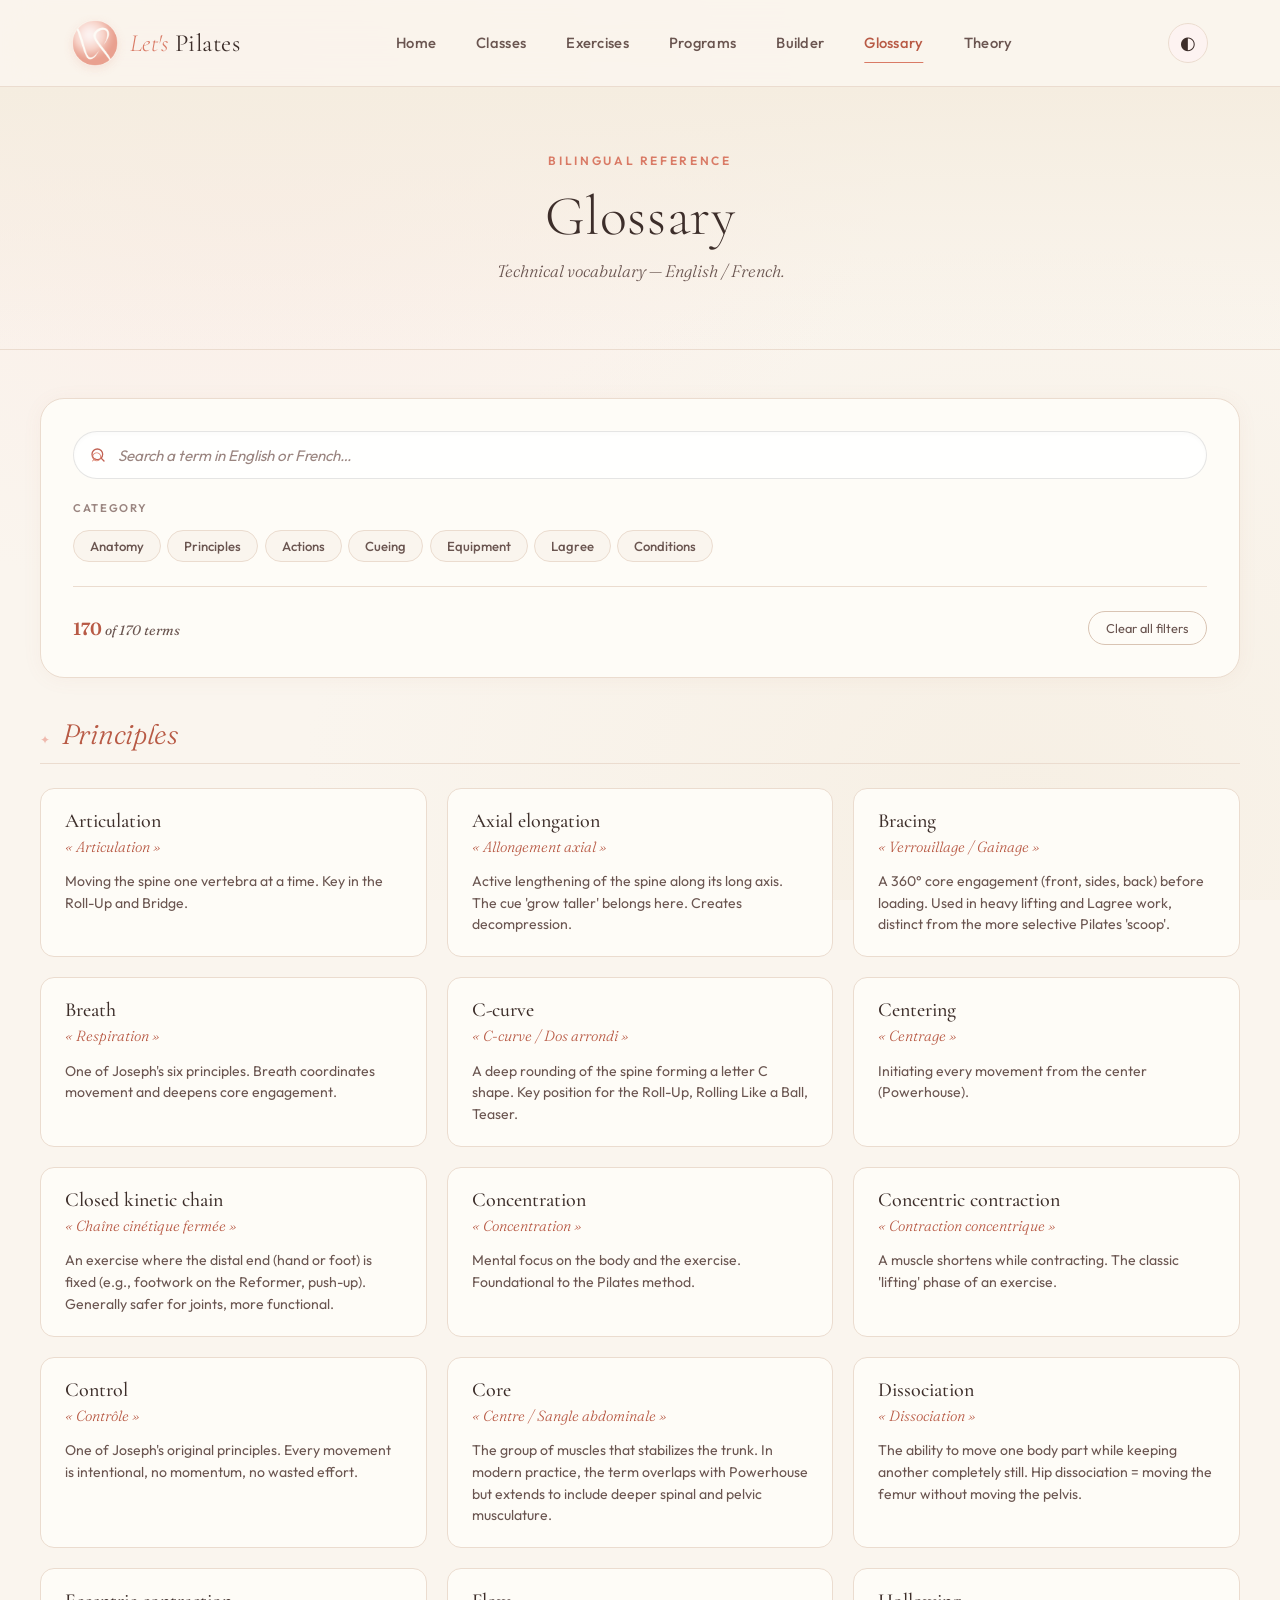
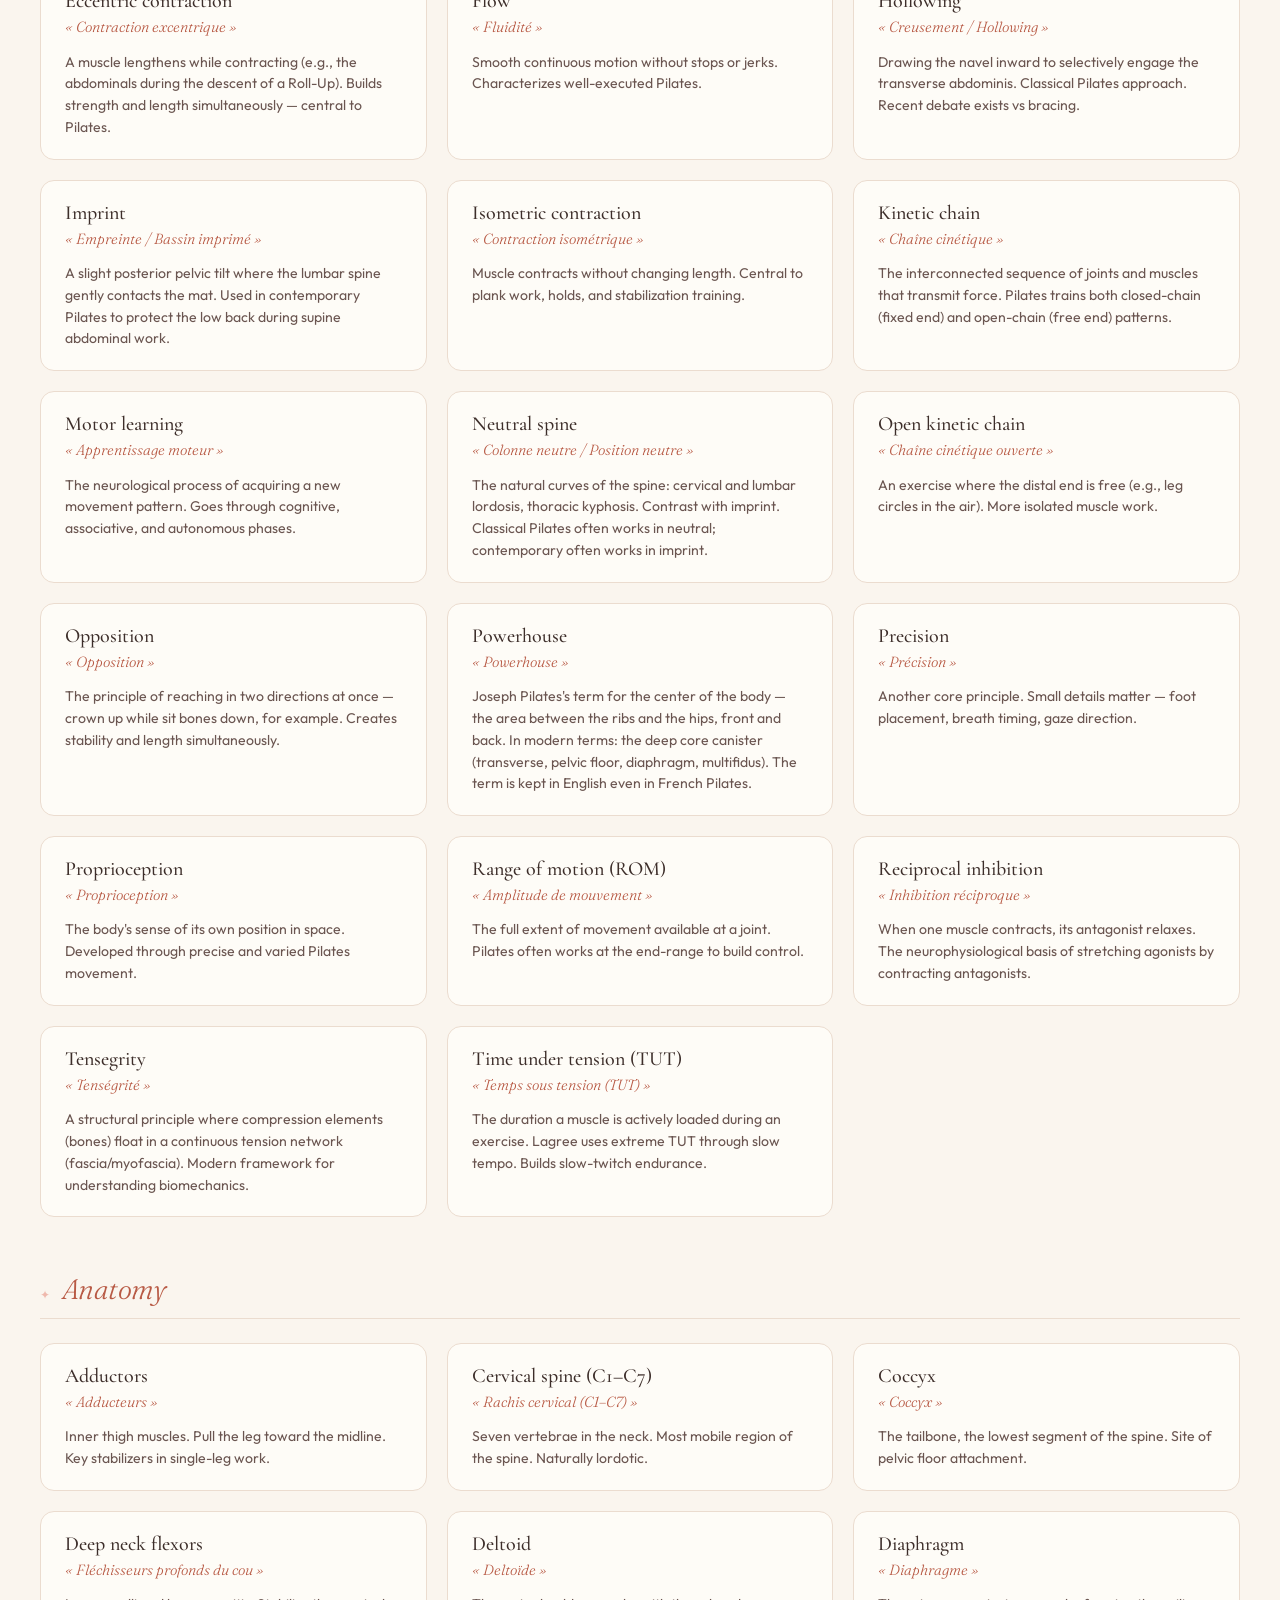
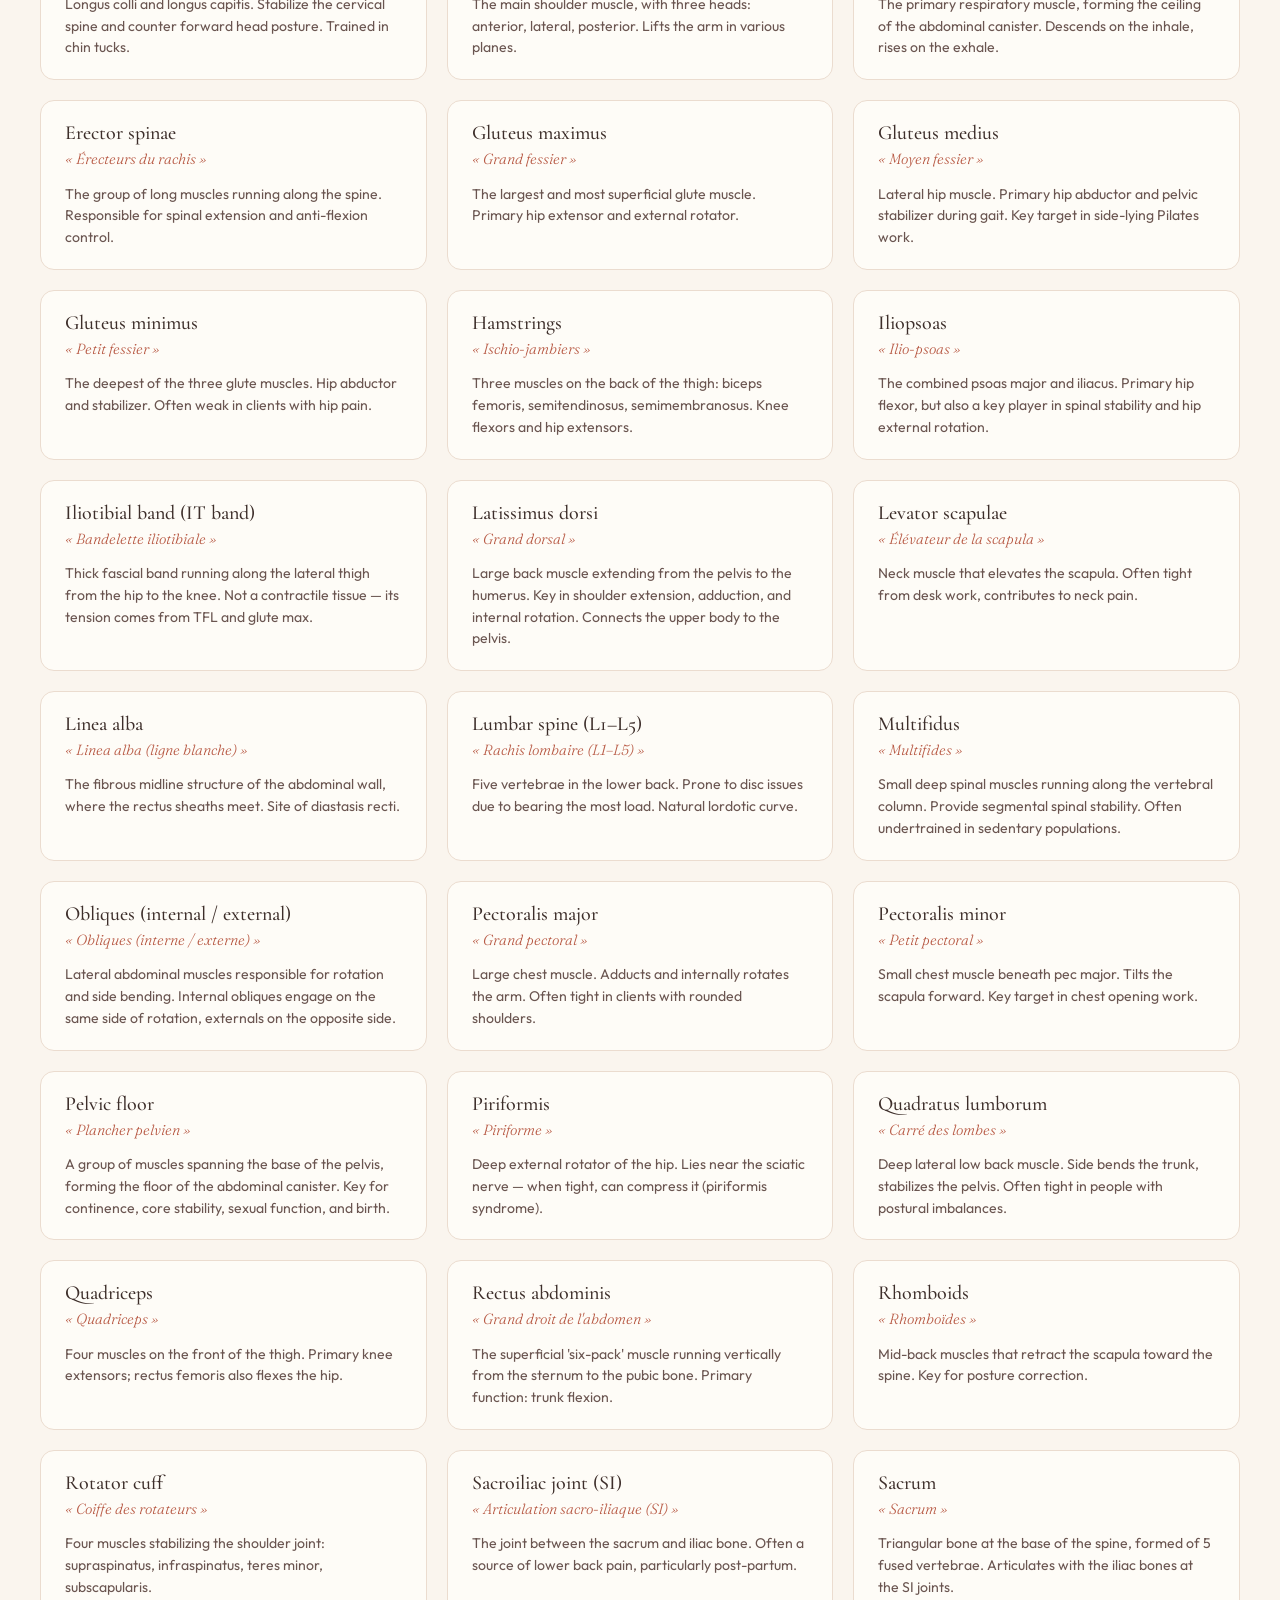
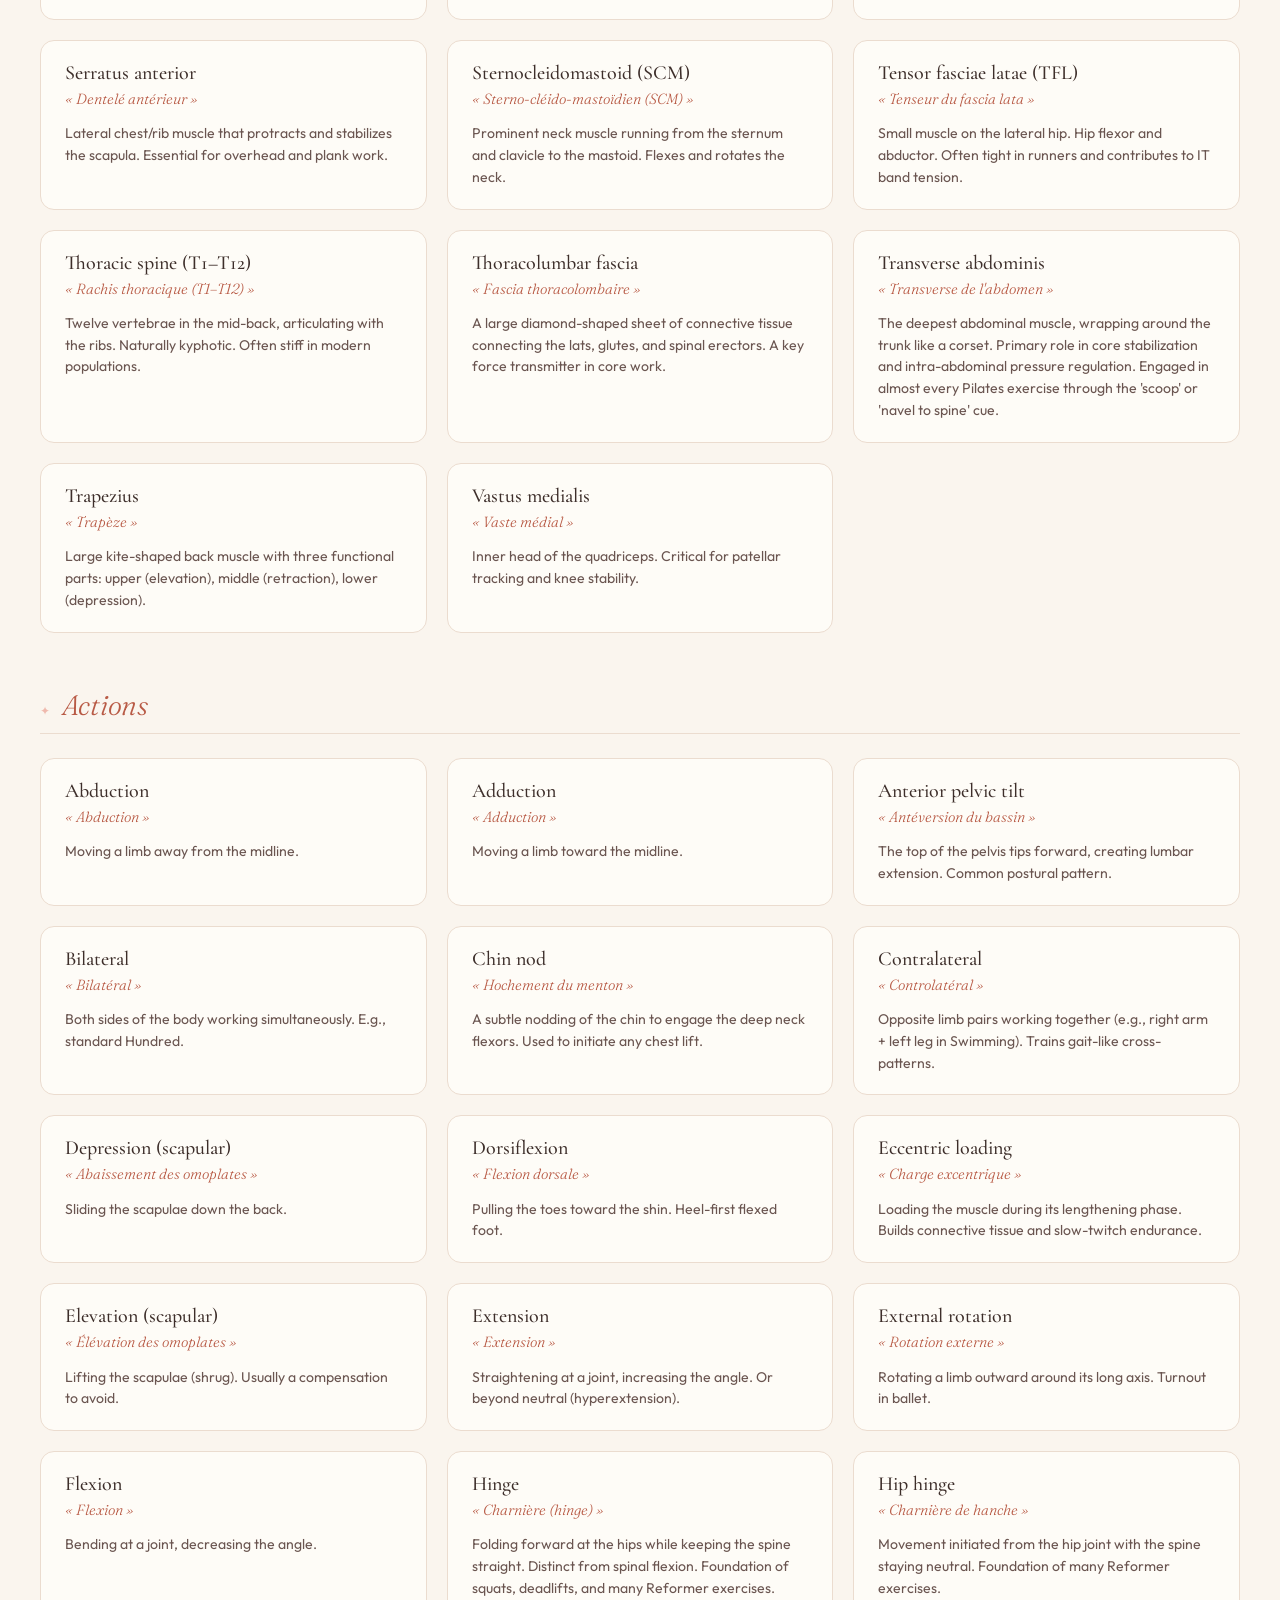
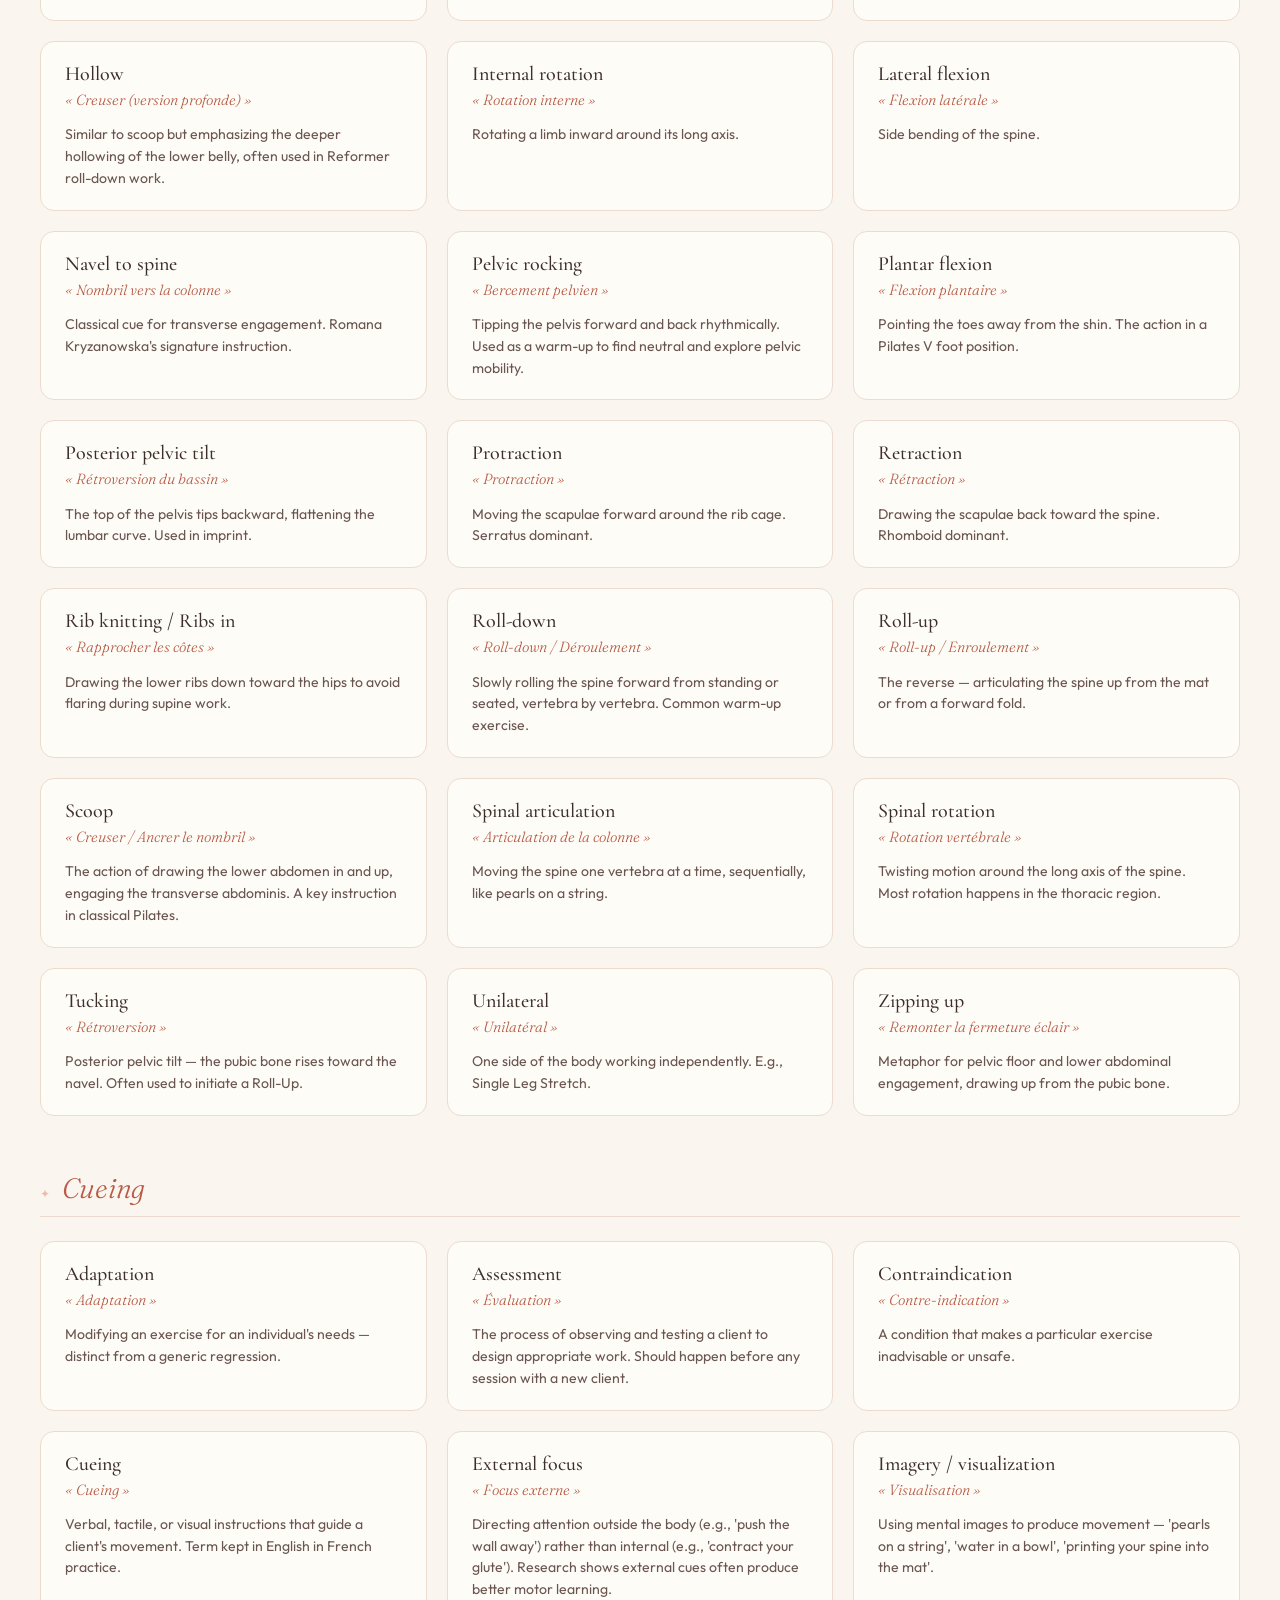
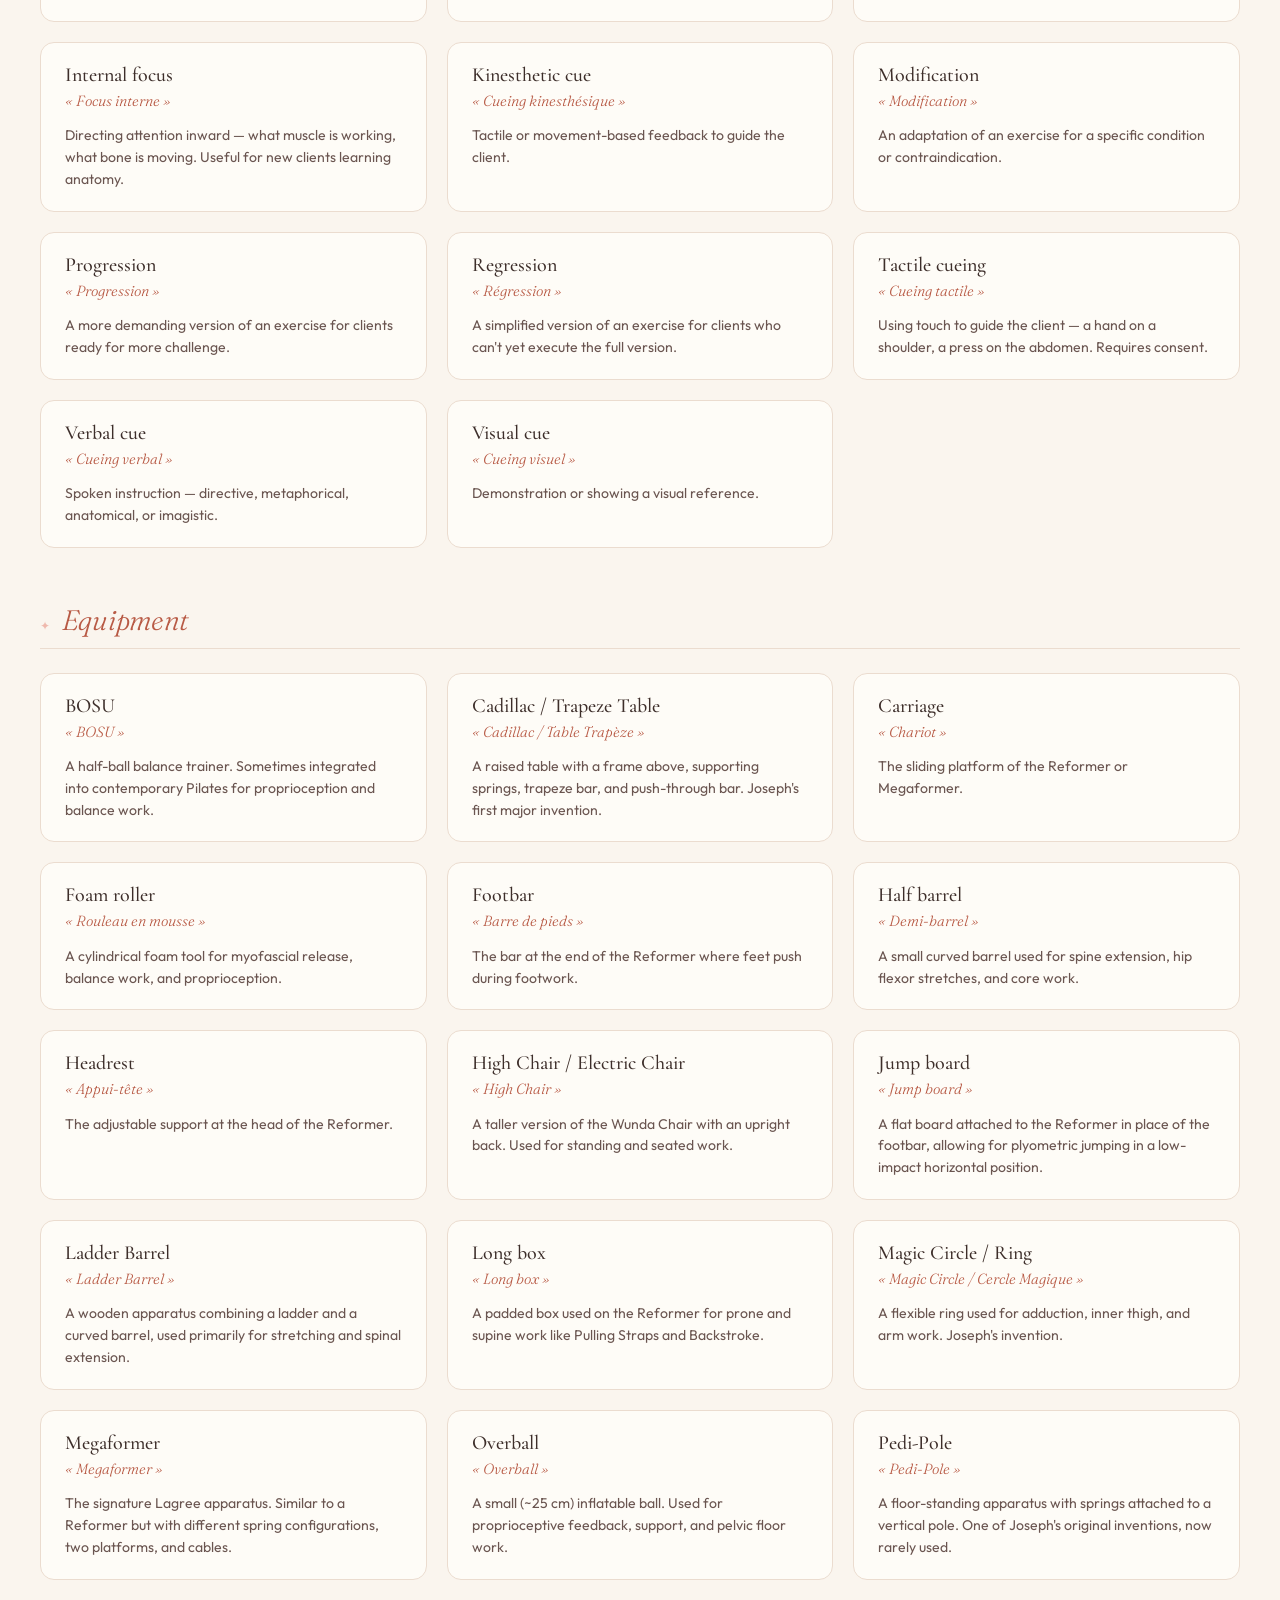
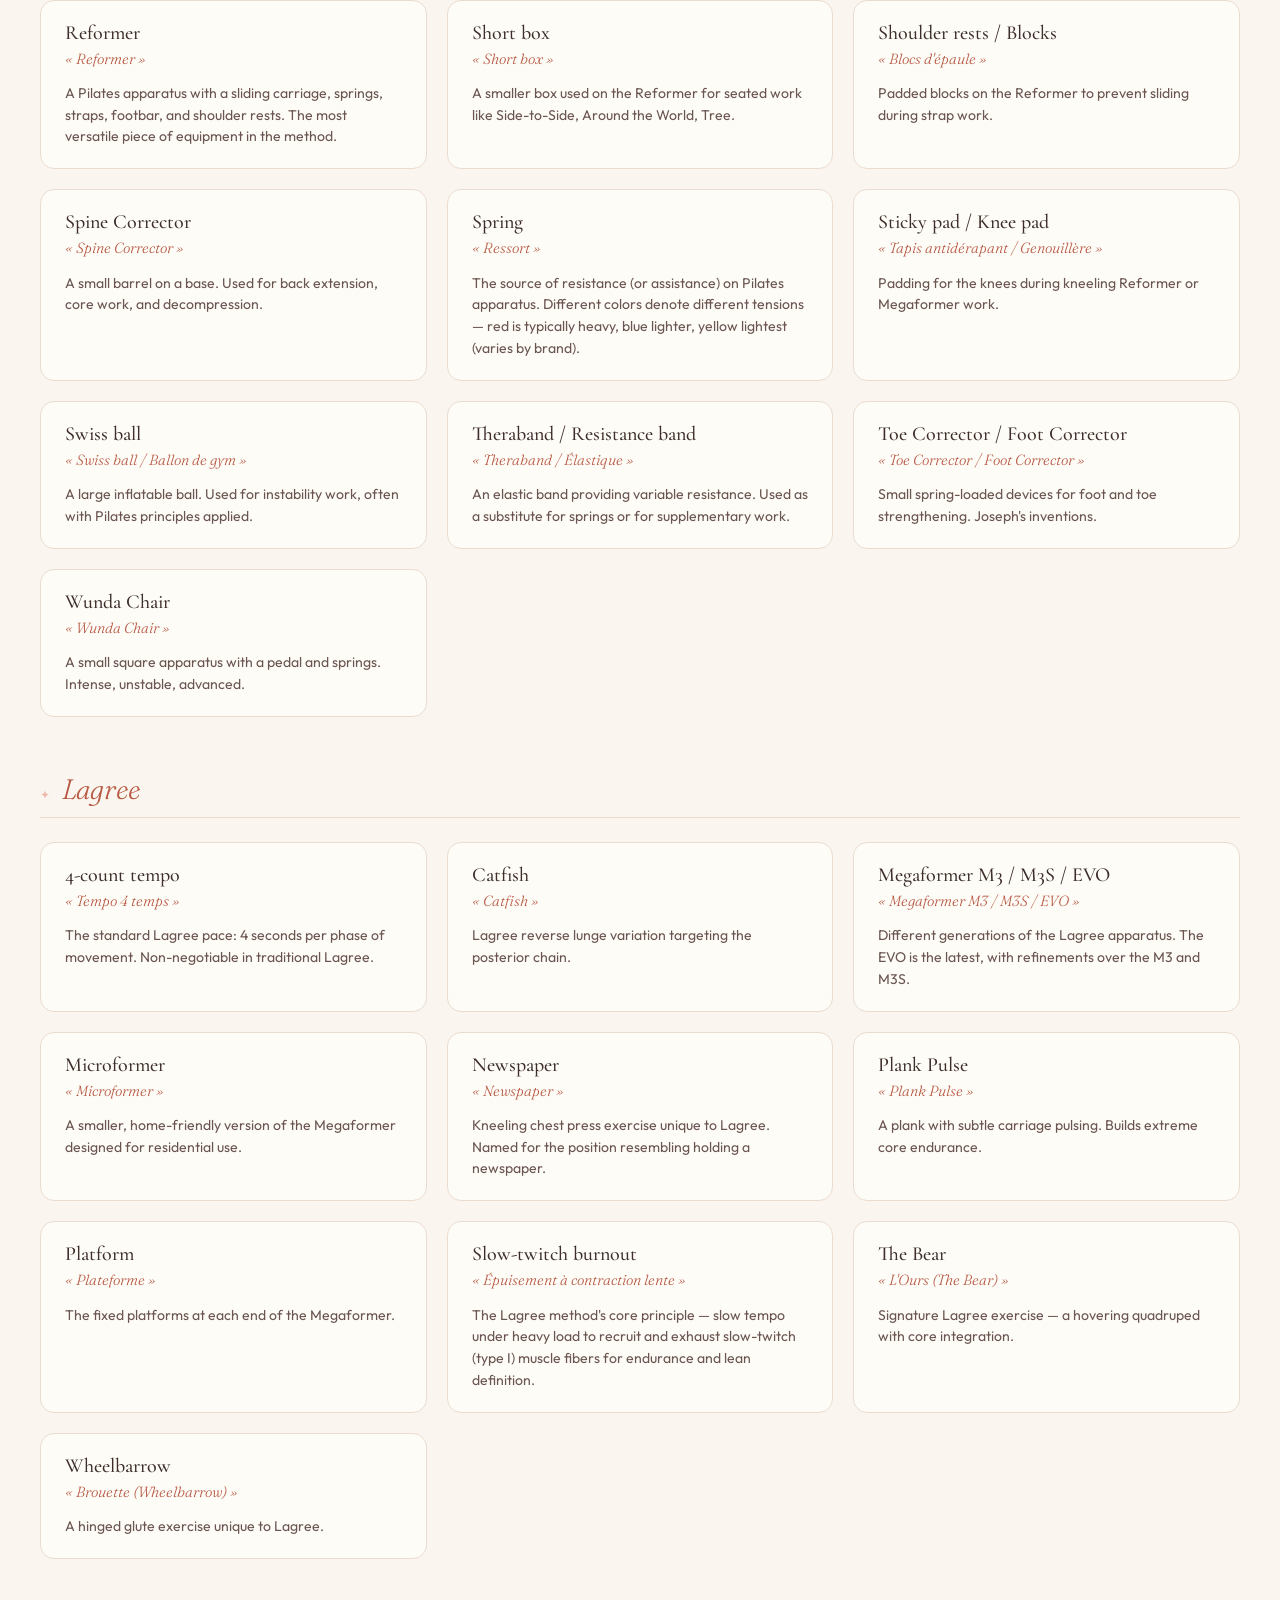
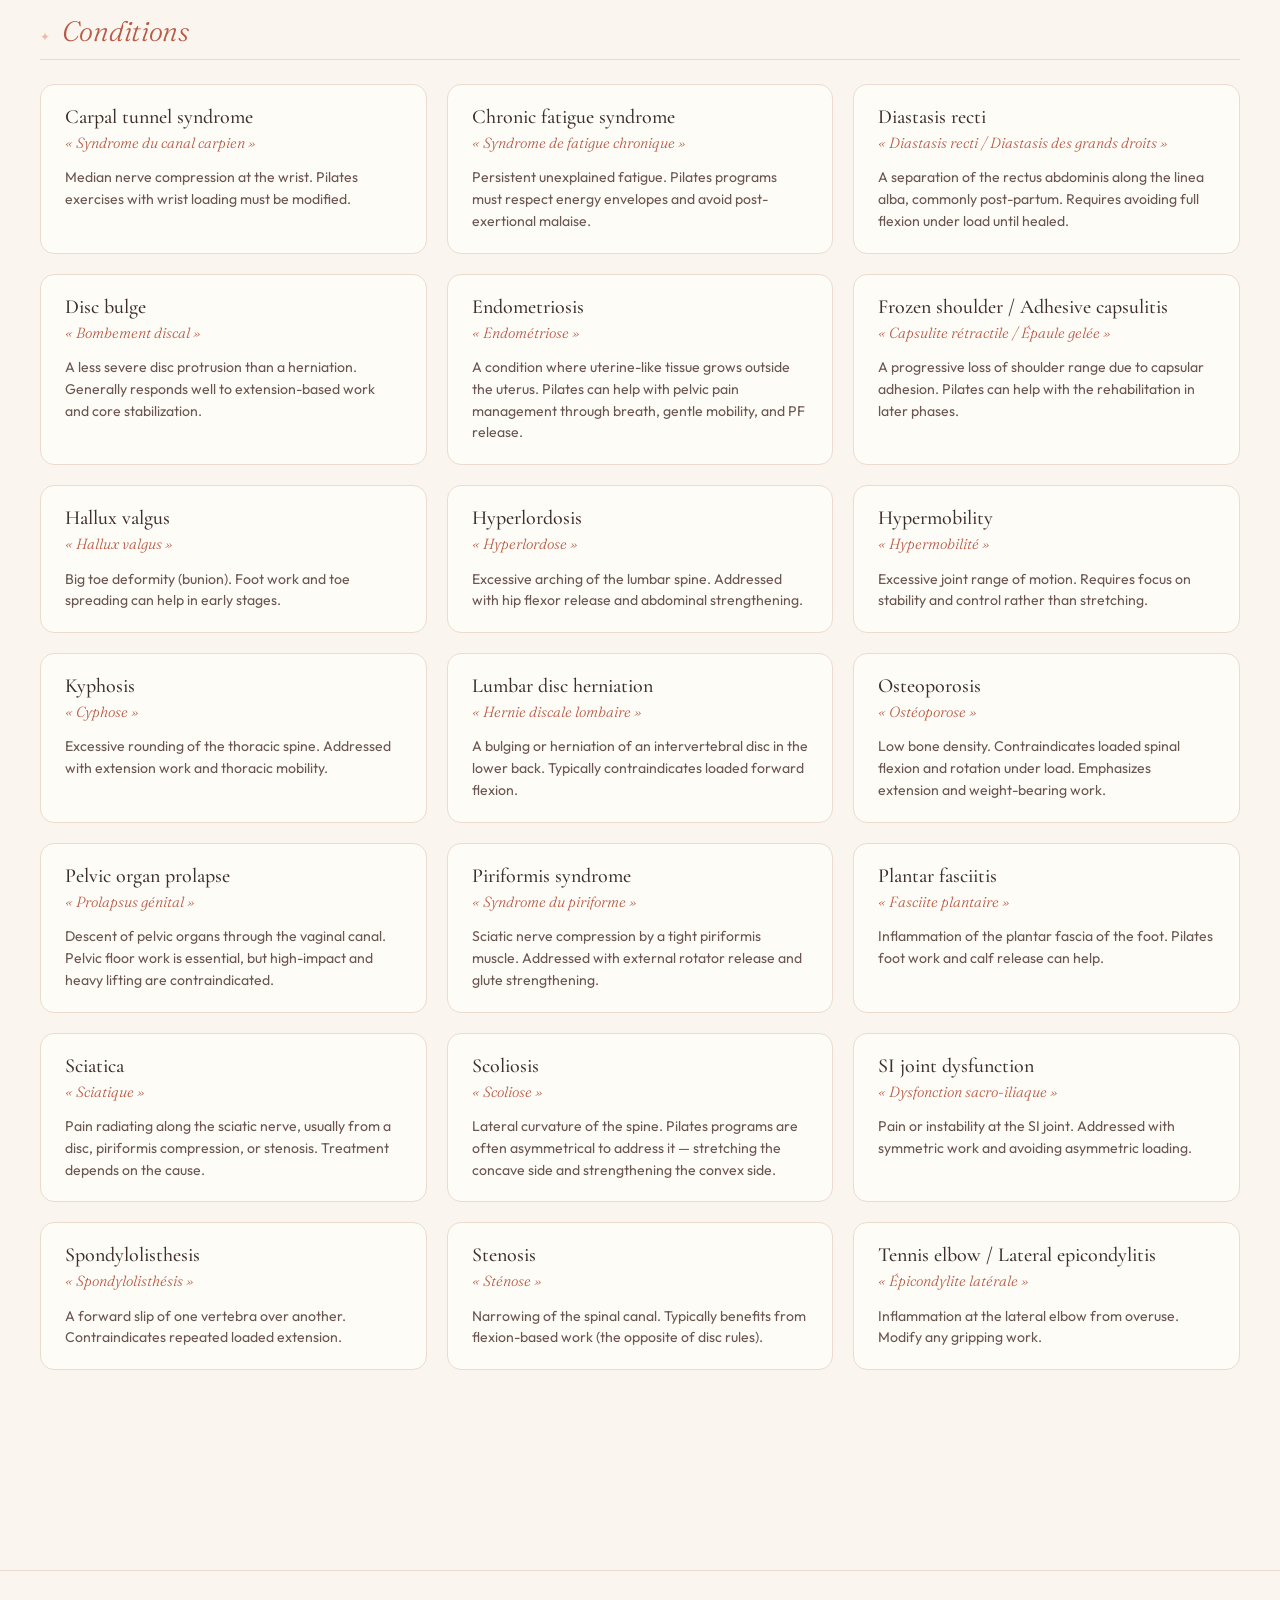
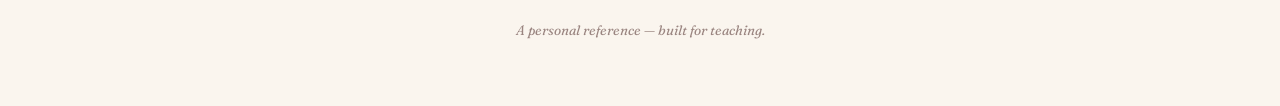
<file: glossary.html>
<!DOCTYPE html>
<html lang="en">
<head>
<meta charset="UTF-8">
<meta name="viewport" content="width=device-width, initial-scale=1.0">
<title>Glossary — Let's Pilates</title>
<link rel="stylesheet" href="css/style.css">
</head>
<body>
<header class="site-header">
  <div class="container">
    <a href="index.html" class="logo"><img src="images/logo.png" alt="Let's Pilates"><span class="wordmark"><em>Let's</em> Pilates</span></a>
    <nav class="main-nav">
      <a href="index.html">Home</a>
      <a href="classes.html">Classes</a>
      <a href="exercises.html">Exercises</a>
      <a href="programs.html">Programs</a>
      <a href="course-builder.html">Builder</a>
      <a href="glossary.html" class="active">Glossary</a>
      <a href="theory.html">Theory</a>
    </nav>
    <button class="menu-toggle" id="menuToggle" aria-label="Open menu">
      <svg viewBox="0 0 24 24"><path d="M3 6h18M3 12h18M3 18h18"/></svg>
    </button>
    <button class="theme-toggle" aria-label="Toggle theme">◐</button>
  </div>
</header>
<div class="nav-backdrop" id="navBackdrop"></div>

<div class="page-header">
  <div class="container">
    <span class="page-header-eyebrow">Bilingual Reference</span>
    <h1>Glossary</h1>
    <p class="subtitle">Technical vocabulary — English / French.</p>
  </div>
</div>

<main class="container exercise-list">
  <div id="glossaryPanel" class="filters-panel"></div>
  <div id="glossaryContainer"></div>
</main>

<footer class="site-footer"><div class="container"><p>A personal reference — built for teaching.</p></div></footer>
<script src="js/data.js"></script>
<script src="js/app.js"></script>
</body>
</html>
</file>
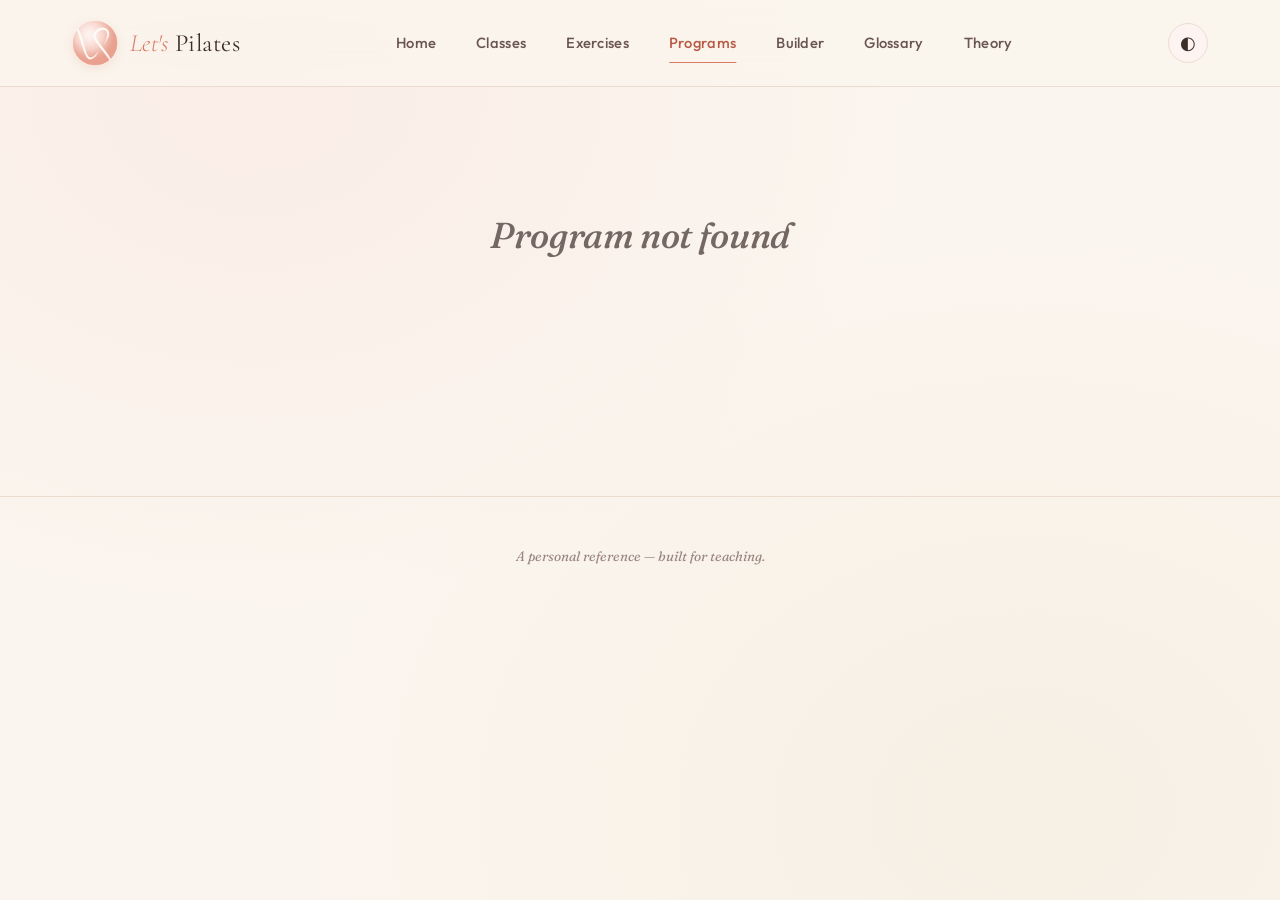
<file: program.html>
<!DOCTYPE html>
<html lang="en">
<head>
<meta charset="UTF-8">
<meta name="viewport" content="width=device-width, initial-scale=1.0">
<title>Program — Let's Pilates</title>
<link rel="stylesheet" href="css/style.css">
</head>
<body>
<header class="site-header">
  <div class="container">
    <a href="index.html" class="logo"><img src="images/logo.png" alt="Let's Pilates"><span class="wordmark"><em>Let's</em> Pilates</span></a>
    <nav class="main-nav">
      <a href="index.html">Home</a>
      <a href="classes.html">Classes</a>
      <a href="exercises.html">Exercises</a>
      <a href="programs.html" class="active">Programs</a>
      <a href="course-builder.html">Builder</a>
      <a href="glossary.html">Glossary</a>
      <a href="theory.html">Theory</a>
    </nav>
    <button class="menu-toggle" id="menuToggle" aria-label="Open menu">
      <svg viewBox="0 0 24 24"><path d="M3 6h18M3 12h18M3 18h18"/></svg>
    </button>
    <button class="theme-toggle" aria-label="Toggle theme">◐</button>
  </div>
</header>
<div class="nav-backdrop" id="navBackdrop"></div>

<main>
  <div id="programDetail" class="exercise-detail"></div>
</main>

<footer class="site-footer">
  <div class="container"><p>A personal reference — built for teaching.</p></div>
</footer>

<script src="js/data.js"></script>
<script src="js/app.js"></script>
</body>
</html>
</file>
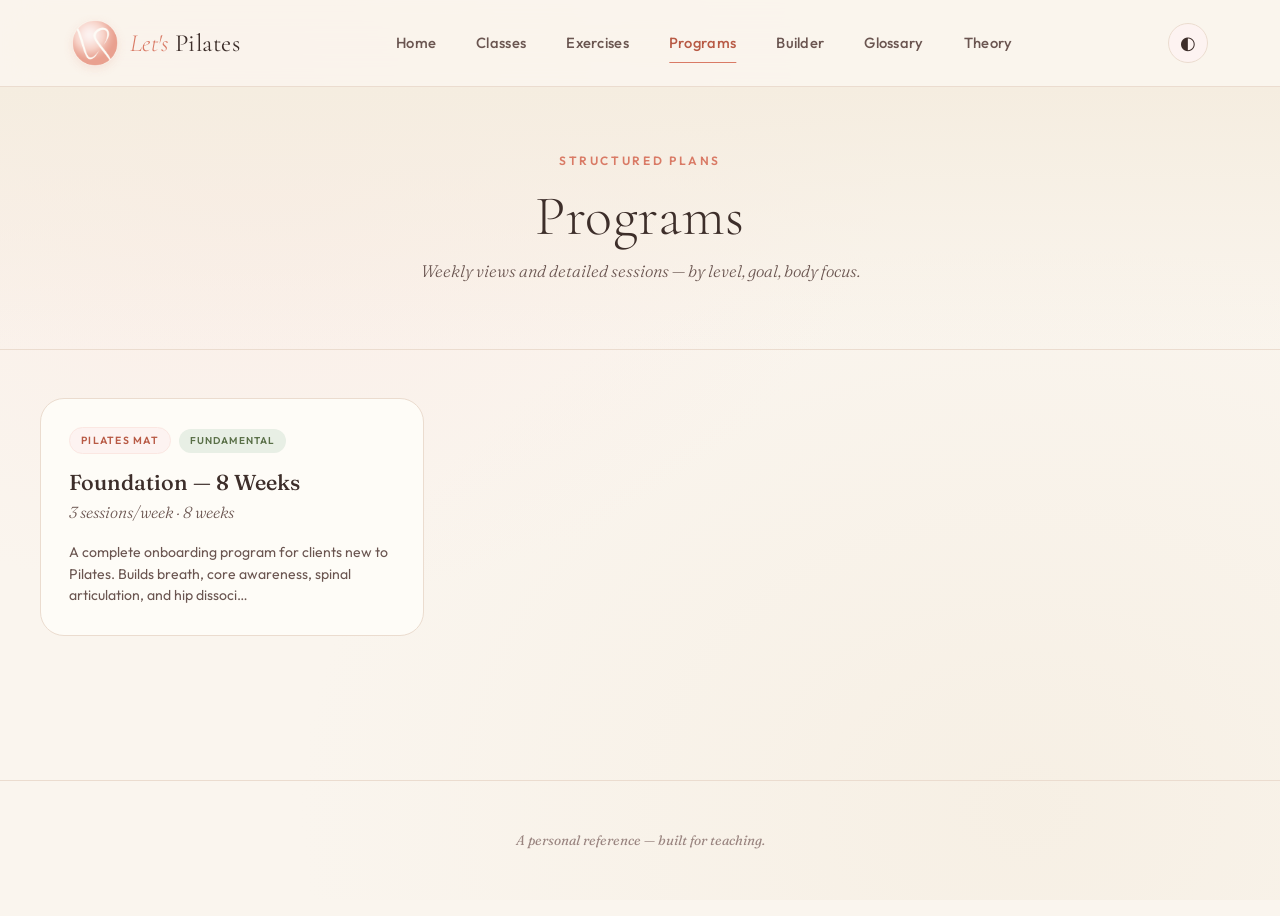
<file: programs.html>
<!DOCTYPE html>
<html lang="en">
<head>
<meta charset="UTF-8">
<meta name="viewport" content="width=device-width, initial-scale=1.0">
<title>Programs — Let's Pilates</title>
<link rel="stylesheet" href="css/style.css">
</head>
<body>
<header class="site-header">
  <div class="container">
    <a href="index.html" class="logo"><img src="images/logo.png" alt="Let's Pilates"><span class="wordmark"><em>Let's</em> Pilates</span></a>
    <nav class="main-nav">
      <a href="index.html">Home</a>
      <a href="classes.html">Classes</a>
      <a href="exercises.html">Exercises</a>
      <a href="programs.html" class="active">Programs</a>
      <a href="course-builder.html">Builder</a>
      <a href="glossary.html">Glossary</a>
      <a href="theory.html">Theory</a>
    </nav>
    <button class="menu-toggle" id="menuToggle" aria-label="Open menu">
      <svg viewBox="0 0 24 24"><path d="M3 6h18M3 12h18M3 18h18"/></svg>
    </button>
    <button class="theme-toggle" aria-label="Toggle theme">◐</button>
  </div>
</header>
<div class="nav-backdrop" id="navBackdrop"></div>

<div class="page-header">
  <div class="container">
    <span class="page-header-eyebrow">Structured Plans</span>
    <h1>Programs</h1>
    <p class="subtitle">Weekly views and detailed sessions — by level, goal, body focus.</p>
  </div>
</div>

<main class="container exercise-list">
  <div id="programsGrid" class="exercise-grid"></div>
</main>

<footer class="site-footer">
  <div class="container">
    <p>A personal reference — built for teaching.</p>
  </div>
</footer>

<script src="js/data.js"></script>
<script src="js/app.js"></script>
</body>
</html>
</file>
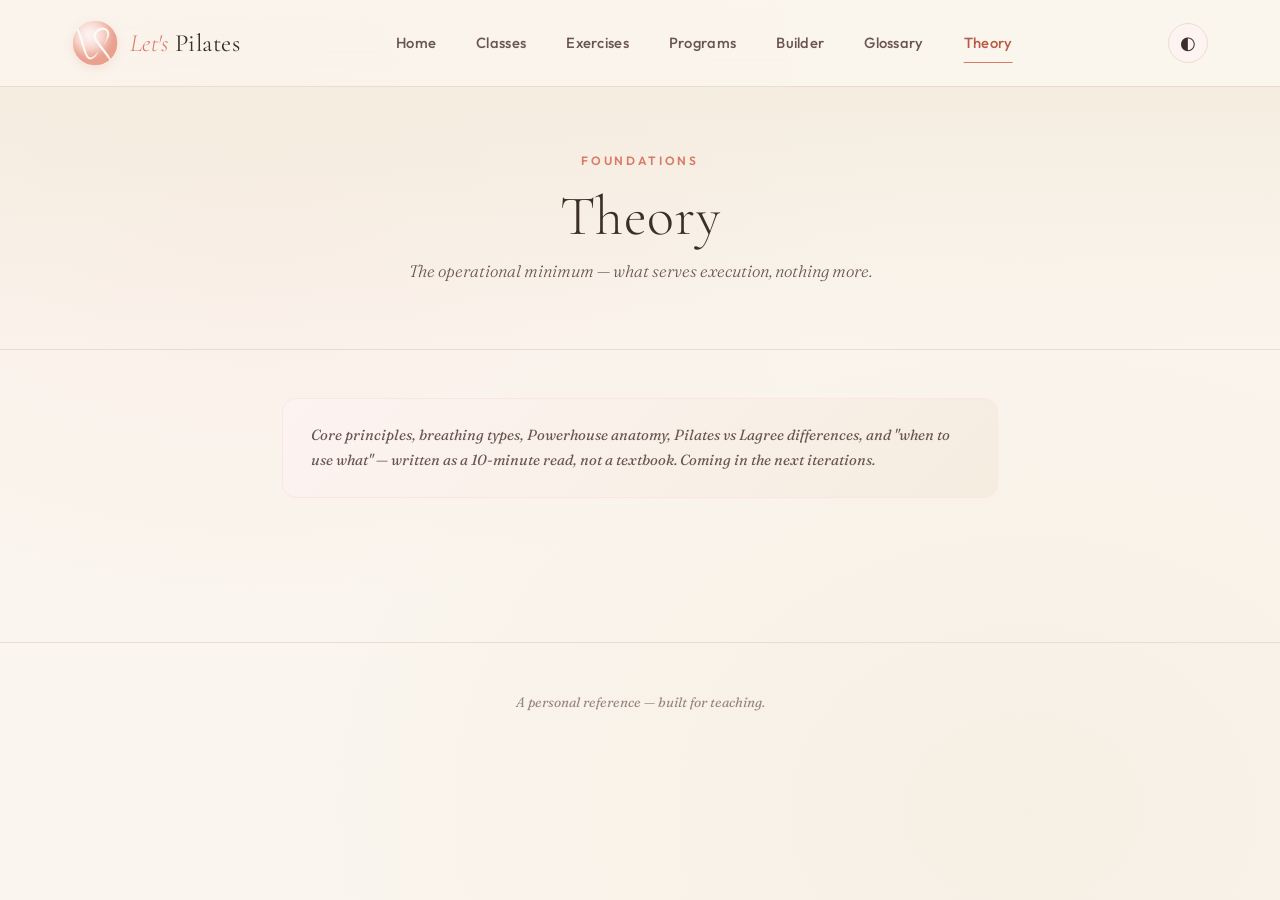
<file: theory.html>
<!DOCTYPE html>
<html lang="en">
<head>
<meta charset="UTF-8">
<meta name="viewport" content="width=device-width, initial-scale=1.0">
<title>Theory — Let's Pilates</title>
<link rel="stylesheet" href="css/style.css">
</head>
<body>
<header class="site-header">
  <div class="container">
    <a href="index.html" class="logo"><img src="images/logo.png" alt="Let's Pilates"><span class="wordmark"><em>Let's</em> Pilates</span></a>
    <nav class="main-nav">
      <a href="index.html">Home</a>
      <a href="classes.html">Classes</a>
      <a href="exercises.html">Exercises</a>
      <a href="programs.html">Programs</a>
      <a href="course-builder.html">Builder</a>
      <a href="glossary.html">Glossary</a>
      <a href="theory.html" class="active">Theory</a>
    </nav>
    <button class="menu-toggle" id="menuToggle" aria-label="Open menu">
      <svg viewBox="0 0 24 24"><path d="M3 6h18M3 12h18M3 18h18"/></svg>
    </button>
    <button class="theme-toggle" aria-label="Toggle theme">◐</button>
  </div>
</header>
<div class="nav-backdrop" id="navBackdrop"></div>

<div class="page-header">
  <div class="container">
    <span class="page-header-eyebrow">Foundations</span>
    <h1>Theory</h1>
    <p class="subtitle">The operational minimum — what serves execution, nothing more.</p>
  </div>
</div>

<main class="container exercise-detail">
  <div class="note-box">
    Core principles, breathing types, Powerhouse anatomy, Pilates vs Lagree differences, and "when to use what" — written as a 10-minute read, not a textbook. Coming in the next iterations.
  </div>
</main>

<footer class="site-footer"><div class="container"><p>A personal reference — built for teaching.</p></div></footer>
<script src="js/data.js"></script>
<script src="js/app.js"></script>
</body>
</html>
</file>
<file: css/style.css>
/* ============================================
   THE METHOD LIBRARY
   Pastel editorial — rose poudré & cream
   ============================================ */

@import url('https://fonts.googleapis.com/css2?family=Fraunces:ital,opsz,wght@0,9..144,300;0,9..144,400;0,9..144,500;0,9..144,600;0,9..144,700;1,9..144,300;1,9..144,400&family=Cormorant+Garamond:ital,wght@0,300;0,400;0,500;0,600;1,300;1,400;1,500&family=Outfit:wght@300;400;500;600&display=swap');

:root {
  /* Cream / ivory backgrounds */
  --cream: #faf5ee;
  --cream-warm: #f5ede0;
  --ivory: #fefcf7;

  /* Rose palette */
  --rose-50:  #fdf3f1;
  --rose-100: #fbe7e2;
  --rose-200: #f5d1c8;
  --rose-300: #efb9ad;
  --rose-400: #e89a89;
  --rose-500: #d97a65;
  --rose-600: #b85a45;

  /* Accents */
  --sage: #b5c4a8;       /* soft sage for hybrid */
  --dusk: #6b5b73;       /* muted plum for Lagree */
  --gold: #c9a961;       /* warm gold accents */

  /* Text */
  --ink: #3d2e2a;
  --ink-soft: #6a5550;
  --ink-whisper: #9a8580;

  /* Borders */
  --line: #ebdccf;
  --line-strong: #d9c4b3;

  /* Typography */
  --serif: 'Fraunces', 'Cormorant Garamond', Georgia, serif;
  --sans: 'Outfit', -apple-system, sans-serif;

  /* Layout */
  --radius: 14px;
  --radius-lg: 24px;
  --radius-full: 999px;
  --max-w: 1200px;
  --shadow-soft: 0 2px 20px rgba(185, 120, 100, 0.06);
  --shadow-lift: 0 8px 40px rgba(185, 120, 100, 0.12);
  --shadow-glow: 0 0 0 4px rgba(239, 185, 173, 0.25);
}

[data-theme="dark"] {
  --cream: #211a1c;
  --cream-warm: #2a2124;
  --ivory: #1a1416;
  --rose-50:  #2e2224;
  --rose-100: #3a2a2d;
  --rose-200: #4a3539;
  --rose-300: #c59b8f;
  --rose-400: #d9a597;
  --rose-500: #e8b3a3;
  --rose-600: #f0c4b5;
  --ink: #f2e4dc;
  --ink-soft: #c9b5ac;
  --ink-whisper: #8a7670;
  --line: #3d2e2f;
  --line-strong: #5a4244;
  --sage: #a4b497;
  --dusk: #a89bb0;
  --gold: #d4b677;
}

*, *::before, *::after { box-sizing: border-box; margin: 0; padding: 0; }

html { scroll-behavior: smooth; }

body {
  font-family: var(--sans);
  background: var(--cream);
  color: var(--ink);
  line-height: 1.65;
  font-weight: 400;
  -webkit-font-smoothing: antialiased;
  transition: background 0.4s ease, color 0.4s ease;
  min-height: 100vh;
  background-image:
    radial-gradient(at 20% 10%, rgba(251, 231, 226, 0.6) 0px, transparent 45%),
    radial-gradient(at 80% 90%, rgba(245, 237, 224, 0.7) 0px, transparent 50%);
  background-attachment: fixed;
}

[data-theme="dark"] body {
  background-image:
    radial-gradient(at 20% 10%, rgba(58, 42, 45, 0.8) 0px, transparent 45%),
    radial-gradient(at 80% 90%, rgba(42, 33, 36, 0.9) 0px, transparent 50%);
}

/* ============================================
   TYPOGRAPHY
   ============================================ */
h1, h2, h3, h4 {
  font-family: var(--serif);
  font-weight: 400;
  line-height: 1.15;
  letter-spacing: -0.01em;
  color: var(--ink);
}
h1 {
  font-family: 'Cormorant Garamond', var(--serif);
  font-size: clamp(2.75rem, 6vw, 5rem);
  font-weight: 300;
  letter-spacing: 0.01em;
  line-height: 1.05;
}
h1 em {
  font-family: 'Cormorant Garamond', var(--serif);
  font-style: italic;
  font-weight: 300;
}
h1 strong {
  font-weight: 500;
  font-style: normal;
}
h2 {
  font-size: clamp(1.6rem, 3vw, 2.25rem);
  font-weight: 500;
  margin-bottom: 1rem;
}
h3 { font-size: 1.35rem; font-weight: 500; margin-bottom: 0.5rem; }
h4 { font-size: 1rem; font-weight: 600; margin-bottom: 0.5rem; }

p { margin-bottom: 1rem; }

a {
  color: var(--rose-600);
  text-decoration: none;
  transition: color 0.2s;
}
[data-theme="dark"] a { color: var(--rose-500); }
a:hover { color: var(--rose-500); }

em { font-family: var(--serif); font-style: italic; font-weight: 300; }

.container { max-width: var(--max-w); margin: 0 auto; padding: 0 2rem; }

/* ============================================
   HEADER
   ============================================ */
.site-header {
  background: rgba(250, 245, 238, 0.85);
  backdrop-filter: blur(20px) saturate(180%);
  -webkit-backdrop-filter: blur(20px) saturate(180%);
  border-bottom: 1px solid var(--line);
  position: sticky;
  top: 0;
  z-index: 100;
}
[data-theme="dark"] .site-header { background: rgba(33, 26, 28, 0.85); }

.site-header .container {
  display: flex;
  align-items: center;
  justify-content: space-between;
  padding-top: 1.25rem;
  padding-bottom: 1.25rem;
  gap: 2rem;
}

.logo {
  font-family: 'Cormorant Garamond', var(--serif);
  font-size: 1.55rem;
  font-weight: 400;
  letter-spacing: 0.02em;
  color: var(--ink);
  white-space: nowrap;
  display: flex;
  align-items: center;
  gap: 0.75rem;
}
.logo:hover { color: var(--rose-500); text-decoration: none; }
.logo img {
  width: 46px;
  height: 46px;
  display: block;
  border-radius: 50%;
  flex-shrink: 0;
  transition: transform 0.5s cubic-bezier(0.2, 0.8, 0.2, 1);
  box-shadow: 0 3px 10px rgba(216, 120, 100, 0.15);
}
.logo:hover img { transform: rotate(-6deg) scale(1.05); }
.logo .wordmark {
  display: inline-block;
  line-height: 1;
}
.logo .wordmark em {
  font-style: italic;
  font-weight: 300;
  color: var(--rose-500);
  font-family: 'Cormorant Garamond', var(--serif);
}

.main-nav {
  display: flex;
  gap: 2.5rem;
  flex: 1;
  justify-content: center;
  flex-wrap: wrap;
}
.main-nav a {
  color: var(--ink-soft);
  font-size: 0.92rem;
  font-weight: 500;
  letter-spacing: 0.02em;
  position: relative;
  padding: 0.35rem 0;
}
.main-nav a::after {
  content: '';
  position: absolute;
  bottom: -2px;
  left: 50%;
  width: 0;
  height: 1px;
  background: var(--rose-500);
  transition: all 0.3s ease;
  transform: translateX(-50%);
}
.main-nav a:hover { color: var(--ink); }
.main-nav a:hover::after { width: 100%; }
.main-nav a.active { color: var(--rose-600); }
.main-nav a.active::after { width: 100%; }
[data-theme="dark"] .main-nav a.active { color: var(--rose-500); }

.theme-toggle {
  background: var(--rose-50);
  border: 1px solid var(--line);
  color: var(--ink);
  width: 40px;
  height: 40px;
  border-radius: 50%;
  cursor: pointer;
  font-size: 1.1rem;
  transition: all 0.3s ease;
  display: flex;
  align-items: center;
  justify-content: center;
}
.theme-toggle:hover {
  background: var(--rose-100);
  transform: rotate(180deg);
}

/* ============================================
   HERO
   ============================================ */
.hero {
  padding: 6rem 0 5rem;
  text-align: center;
  position: relative;
  overflow: hidden;
}
.hero::before {
  content: '';
  position: absolute;
  top: 10%;
  left: 50%;
  width: 700px;
  height: 700px;
  background: radial-gradient(circle, var(--rose-100) 0%, transparent 60%);
  transform: translateX(-50%);
  opacity: 0.6;
  z-index: 0;
  pointer-events: none;
}
.hero > * { position: relative; z-index: 1; }

.hero-logo {
  width: 170px;
  height: 170px;
  display: block;
  margin: 0 auto 2rem;
  border-radius: 50%;
  box-shadow: 0 18px 50px rgba(216, 120, 100, 0.25), 0 0 0 1px rgba(255,255,255,0.5) inset;
  animation: logoFloat 4s ease-in-out infinite;
}

@keyframes logoFloat {
  0%, 100% { transform: translateY(0); }
  50% { transform: translateY(-6px); }
}

.hero-eyebrow {
  font-family: var(--sans);
  font-size: 0.8rem;
  text-transform: uppercase;
  letter-spacing: 0.25em;
  color: var(--rose-600);
  margin-bottom: 1.5rem;
  display: inline-block;
  padding: 0.4rem 1.2rem;
  background: var(--rose-50);
  border-radius: var(--radius-full);
  border: 1px solid var(--rose-200);
}
[data-theme="dark"] .hero-eyebrow { color: var(--rose-500); }

.hero h1 {
  margin-bottom: 1.5rem;
  max-width: 900px;
  margin-left: auto;
  margin-right: auto;
}
.hero h1 strong {
  font-weight: 600;
  font-style: normal;
  color: var(--rose-500);
}
.hero .subtitle {
  font-size: 1.15rem;
  color: var(--ink-soft);
  max-width: 560px;
  margin: 0 auto 3rem;
  font-weight: 300;
  line-height: 1.6;
}

.search-bar {
  max-width: 620px;
  margin: 0 auto;
  position: relative;
}
.search-bar input {
  width: 100%;
  padding: 1.25rem 1.75rem 1.25rem 3.5rem;
  font-size: 1rem;
  font-family: var(--sans);
  font-weight: 400;
  border: 1.5px solid var(--line-strong);
  border-radius: var(--radius-full);
  background: var(--ivory);
  color: var(--ink);
  box-shadow: var(--shadow-soft);
  transition: all 0.3s ease;
}
.search-bar input::placeholder { color: var(--ink-whisper); font-style: italic; }
.search-bar input:focus {
  outline: none;
  border-color: var(--rose-400);
  box-shadow: var(--shadow-glow), var(--shadow-soft);
}
.search-bar::before {
  content: '⌕';
  position: absolute;
  left: 1.5rem;
  top: 50%;
  transform: translateY(-50%);
  font-size: 1.35rem;
  color: var(--rose-500);
  pointer-events: none;
  z-index: 1;
}
.search-results {
  position: absolute;
  top: calc(100% + 0.75rem);
  left: 0;
  right: 0;
  background: var(--ivory);
  border: 1px solid var(--line);
  border-radius: var(--radius);
  box-shadow: var(--shadow-lift);
  max-height: 440px;
  overflow-y: auto;
  display: none;
  text-align: left;
  z-index: 50;
}
.search-results.active { display: block; animation: slideDown 0.25s ease; }
@keyframes slideDown {
  from { opacity: 0; transform: translateY(-8px); }
  to { opacity: 1; transform: translateY(0); }
}
.search-result-item {
  display: block;
  padding: 1rem 1.5rem;
  border-bottom: 1px solid var(--line);
  color: var(--ink);
  transition: background 0.15s;
}
.search-result-item:last-child { border-bottom: none; }
.search-result-item:hover {
  background: var(--rose-50);
  text-decoration: none;
}
.search-result-item .result-type {
  font-size: 0.7rem;
  text-transform: uppercase;
  letter-spacing: 0.12em;
  color: var(--rose-600);
  display: block;
  margin-bottom: 4px;
  font-weight: 600;
}
.search-result-item .result-title {
  font-family: var(--serif);
  font-weight: 500;
  font-size: 1.05rem;
}
.search-result-item .result-fr {
  color: var(--ink-soft);
  font-style: italic;
  font-family: var(--serif);
  font-size: 0.95rem;
}

/* ============================================
   QUICK ACCESS CARDS
   ============================================ */
.section-pad { padding: 5rem 0; }

.section-title {
  display: flex;
  align-items: center;
  gap: 1.5rem;
  margin-bottom: 3rem;
}
.section-title::after {
  content: '';
  flex: 1;
  height: 1px;
  background: linear-gradient(to right, var(--line-strong), transparent);
}
.section-title h2 {
  margin-bottom: 0;
  font-style: italic;
  font-weight: 300;
}

.card-grid {
  display: grid;
  grid-template-columns: repeat(auto-fit, minmax(260px, 1fr));
  gap: 1.5rem;
}
.card {
  background: var(--ivory);
  border: 1px solid var(--line);
  border-radius: var(--radius-lg);
  padding: 2rem 1.75rem;
  color: var(--ink);
  transition: all 0.4s cubic-bezier(0.2, 0.8, 0.2, 1);
  position: relative;
  overflow: hidden;
  display: block;
}
.card::before {
  content: '';
  position: absolute;
  top: 0;
  left: 0;
  right: 0;
  height: 3px;
  background: linear-gradient(90deg, var(--rose-300), var(--rose-400));
  transform: scaleX(0);
  transform-origin: left;
  transition: transform 0.4s ease;
}
.card:hover {
  transform: translateY(-4px);
  box-shadow: var(--shadow-lift);
  text-decoration: none;
  border-color: var(--rose-200);
}
.card:hover::before { transform: scaleX(1); }

.card h3 {
  margin-top: 0.75rem;
  font-size: 1.5rem;
  font-weight: 500;
  font-family: var(--serif);
}
.card p {
  color: var(--ink-soft);
  margin-bottom: 0;
  font-size: 0.9rem;
  line-height: 1.5;
}
.card-tag {
  display: inline-block;
  font-size: 0.68rem;
  text-transform: uppercase;
  letter-spacing: 0.15em;
  padding: 0.3rem 0.75rem;
  border-radius: var(--radius-full);
  font-weight: 600;
  background: var(--rose-100);
  color: var(--rose-600);
}
[data-theme="dark"] .card-tag { background: var(--rose-200); color: var(--rose-600); }

.card-lagree .card-tag { background: #e8e2ed; color: var(--dusk); }
[data-theme="dark"] .card-lagree .card-tag { background: #3a3340; color: var(--dusk); }
.card-programs .card-tag { background: #e5ebe0; color: #5a7048; }
[data-theme="dark"] .card-programs .card-tag { background: #2e3828; color: var(--sage); }

.card-stat {
  position: absolute;
  top: 1.5rem;
  right: 1.5rem;
  font-family: var(--serif);
  font-size: 2.5rem;
  font-weight: 300;
  color: var(--rose-200);
  line-height: 1;
  font-style: italic;
}

/* ============================================
   EXERCISES PAGE
   ============================================ */
.page-header {
  padding: 4rem 0 3rem;
  text-align: center;
  background: linear-gradient(180deg, var(--cream-warm) 0%, transparent 100%);
  border-bottom: 1px solid var(--line);
  position: relative;
}
.page-header h1 {
  margin-bottom: 0.75rem;
  font-size: clamp(2.2rem, 4.5vw, 3.5rem);
}
.page-header .subtitle {
  color: var(--ink-soft);
  font-size: 1.05rem;
  font-style: italic;
  font-family: var(--serif);
  font-weight: 300;
}
.page-header-eyebrow {
  font-size: 0.75rem;
  text-transform: uppercase;
  letter-spacing: 0.22em;
  color: var(--rose-500);
  margin-bottom: 1rem;
  display: block;
  font-weight: 600;
}

/* ============================================
   FILTERS — the important bit
   ============================================ */
.filters-panel {
  background: var(--ivory);
  border: 1px solid var(--line);
  border-radius: var(--radius-lg);
  padding: 2rem;
  margin-bottom: 2.5rem;
  box-shadow: var(--shadow-soft);
}

.filters-search {
  position: relative;
  margin-bottom: 2rem;
}
.filters-search input {
  width: 100%;
  padding: 0.95rem 1.25rem 0.95rem 3rem;
  font-size: 0.95rem;
  font-family: var(--sans);
  border: 1.5px solid var(--line);
  border-radius: var(--radius-full);
  background: var(--cream);
  color: var(--ink);
  transition: all 0.25s;
}
.filters-search input::placeholder { color: var(--ink-whisper); font-style: italic; }
.filters-search input:focus {
  outline: none;
  border-color: var(--rose-300);
  background: var(--ivory);
  box-shadow: var(--shadow-glow);
}
.filters-search::before {
  content: '⌕';
  position: absolute;
  left: 1.1rem;
  top: 50%;
  transform: translateY(-50%);
  font-size: 1.2rem;
  color: var(--rose-500);
}

.filter-row {
  display: flex;
  flex-wrap: wrap;
  gap: 2rem;
  align-items: flex-start;
}
.filter-block { flex: 1; min-width: 180px; }
.filter-block h5 {
  font-size: 0.7rem;
  text-transform: uppercase;
  letter-spacing: 0.15em;
  color: var(--ink-whisper);
  margin-bottom: 0.75rem;
  font-weight: 600;
  font-family: var(--sans);
}
.chip-group { display: flex; flex-wrap: wrap; gap: 0.4rem; }

.chip {
  display: inline-flex;
  align-items: center;
  padding: 0.45rem 1rem;
  background: var(--cream);
  border: 1px solid var(--line);
  border-radius: var(--radius-full);
  font-size: 0.82rem;
  font-weight: 500;
  color: var(--ink-soft);
  cursor: pointer;
  transition: all 0.2s ease;
  user-select: none;
  font-family: var(--sans);
}
.chip:hover {
  border-color: var(--rose-300);
  color: var(--ink);
  transform: translateY(-1px);
}
.chip.active {
  background: var(--rose-400);
  border-color: var(--rose-400);
  color: white;
  box-shadow: 0 4px 12px rgba(216, 120, 100, 0.25);
}
[data-theme="dark"] .chip.active {
  background: var(--rose-500);
  border-color: var(--rose-500);
  color: var(--cream);
}

.filter-footer {
  display: flex;
  justify-content: space-between;
  align-items: center;
  margin-top: 1.5rem;
  padding-top: 1.5rem;
  border-top: 1px solid var(--line);
  flex-wrap: wrap;
  gap: 1rem;
}
.filter-count {
  font-size: 0.85rem;
  color: var(--ink-soft);
  font-style: italic;
  font-family: var(--serif);
}
.filter-count strong {
  color: var(--rose-600);
  font-size: 1.1rem;
  font-weight: 600;
  font-style: normal;
}
.clear-filters {
  background: none;
  border: 1px solid var(--line-strong);
  color: var(--ink-soft);
  padding: 0.5rem 1.1rem;
  border-radius: var(--radius-full);
  font-size: 0.8rem;
  cursor: pointer;
  font-family: var(--sans);
  transition: all 0.2s;
}
.clear-filters:hover {
  background: var(--rose-50);
  border-color: var(--rose-300);
  color: var(--rose-600);
}

/* ============================================
   EXERCISE CARDS GRID
   ============================================ */
.exercise-list { padding: 3rem 0 5rem; }

.exercise-grid {
  display: grid;
  grid-template-columns: repeat(auto-fill, minmax(310px, 1fr));
  gap: 1.5rem;
}

.exercise-card {
  background: var(--ivory);
  border: 1px solid var(--line);
  border-radius: var(--radius-lg);
  padding: 1.75rem;
  transition: all 0.35s cubic-bezier(0.2, 0.8, 0.2, 1);
  color: var(--ink);
  display: block;
  position: relative;
  overflow: hidden;
}
.exercise-card::before {
  content: '';
  position: absolute;
  inset: 0;
  background: radial-gradient(circle at top right, var(--rose-50), transparent 70%);
  opacity: 0;
  transition: opacity 0.35s;
  pointer-events: none;
}
.exercise-card:hover {
  border-color: var(--rose-300);
  transform: translateY(-3px);
  text-decoration: none;
  box-shadow: var(--shadow-lift);
}
.exercise-card:hover::before { opacity: 1; }
.exercise-card > * { position: relative; z-index: 1; }

.ex-meta {
  display: flex;
  gap: 0.5rem;
  margin-bottom: 1rem;
  flex-wrap: wrap;
  align-items: center;
}
.ex-method-tag {
  font-size: 0.65rem;
  text-transform: uppercase;
  letter-spacing: 0.12em;
  font-weight: 600;
  color: var(--rose-600);
  padding: 0.25rem 0.7rem;
  background: var(--rose-50);
  border-radius: var(--radius-full);
  border: 1px solid var(--rose-100);
}
[data-theme="dark"] .ex-method-tag { background: var(--rose-100); }

.ex-card-lagree .ex-method-tag {
  color: var(--dusk);
  background: #eee7f2;
  border-color: #ddd0e5;
}
[data-theme="dark"] .ex-card-lagree .ex-method-tag {
  background: #3a3340; border-color: #4a4252;
}

.level-badge {
  font-size: 0.62rem;
  text-transform: uppercase;
  letter-spacing: 0.12em;
  font-weight: 600;
  padding: 0.25rem 0.65rem;
  border-radius: var(--radius-full);
  font-family: var(--sans);
}
.level-fundamental { background: #e8efe5; color: #5a7048; }
.level-intermediate { background: #fdf0d8; color: #8f6e2a; }
.level-advanced { background: #fbe0d8; color: #b35540; }
[data-theme="dark"] .level-fundamental { background: #2e3828; color: #a4c197; }
[data-theme="dark"] .level-intermediate { background: #403528; color: #e1bc6f; }
[data-theme="dark"] .level-advanced { background: #402e28; color: #e89a80; }

.ex-name-en {
  font-family: var(--serif);
  font-size: 1.35rem;
  font-weight: 500;
  line-height: 1.2;
  margin-bottom: 3px;
  color: var(--ink);
}
.ex-name-fr {
  font-family: var(--serif);
  color: var(--ink-soft);
  font-style: italic;
  font-weight: 300;
  font-size: 1rem;
  margin-bottom: 1rem;
}
.ex-objective {
  color: var(--ink-soft);
  font-size: 0.88rem;
  line-height: 1.55;
}

.ex-card-footer {
  margin-top: 1rem;
  padding-top: 1rem;
  border-top: 1px dashed var(--line);
  display: flex;
  gap: 0.4rem;
  flex-wrap: wrap;
}
.focus-tag {
  font-size: 0.7rem;
  color: var(--ink-whisper);
  text-transform: lowercase;
  font-style: italic;
  font-family: var(--serif);
}
.focus-tag::before { content: '· '; }
.focus-tag:first-child::before { content: ''; }

/* ============================================
   EXERCISE DETAIL PAGE
   ============================================ */
.exercise-detail {
  max-width: 780px;
  margin: 0 auto;
  padding: 3rem 2rem 5rem;
}

.breadcrumb {
  font-size: 0.82rem;
  color: var(--ink-whisper);
  margin-bottom: 2rem;
  font-family: var(--sans);
}
.breadcrumb a { color: var(--ink-soft); }
.breadcrumb a:hover { color: var(--rose-500); }
.breadcrumb span { color: var(--ink); }

.exercise-header {
  padding-bottom: 2rem;
  margin-bottom: 3rem;
  border-bottom: 1px solid var(--line);
  position: relative;
}
.exercise-header::after {
  content: '';
  position: absolute;
  bottom: -1px;
  left: 0;
  width: 80px;
  height: 2px;
  background: var(--rose-400);
}
.exercise-header .title-en {
  font-family: var(--serif);
  font-size: clamp(2.2rem, 5vw, 3.25rem);
  font-weight: 400;
  line-height: 1.05;
  margin-bottom: 0.5rem;
  letter-spacing: -0.015em;
}
.exercise-header .title-fr {
  font-family: var(--serif);
  font-style: italic;
  font-size: 1.4rem;
  color: var(--rose-500);
  font-weight: 300;
  margin-bottom: 1.5rem;
}
.meta-grid {
  display: flex;
  flex-wrap: wrap;
  gap: 2rem;
  font-size: 0.9rem;
  color: var(--ink-soft);
}
.meta-grid > div strong {
  color: var(--ink-whisper);
  display: block;
  font-size: 0.68rem;
  text-transform: uppercase;
  letter-spacing: 0.12em;
  margin-bottom: 3px;
  font-weight: 600;
  font-family: var(--sans);
}

.section { margin-bottom: 3rem; }
.section h2 {
  font-family: var(--serif);
  font-size: 1.65rem;
  font-weight: 400;
  font-style: italic;
  color: var(--rose-600);
  margin-bottom: 1rem;
  display: flex;
  align-items: baseline;
  gap: 0.75rem;
}
[data-theme="dark"] .section h2 { color: var(--rose-500); }
.section h2::before {
  content: '✦';
  font-size: 0.85rem;
  color: var(--rose-300);
  font-style: normal;
}
.section h2 .sub-fr {
  font-size: 0.85rem;
  font-style: italic;
  font-weight: 300;
  color: var(--ink-whisper);
  font-family: var(--serif);
}
.section ol, .section ul { padding-left: 1.4rem; margin-bottom: 1rem; }
.section li { margin-bottom: 0.5rem; }
.section li::marker { color: var(--rose-400); }

.muscle-table {
  width: 100%;
  border-collapse: collapse;
  margin: 1rem 0;
  font-size: 0.9rem;
  background: var(--ivory);
  border-radius: var(--radius);
  overflow: hidden;
  border: 1px solid var(--line);
}
.muscle-table th, .muscle-table td {
  text-align: left;
  padding: 0.85rem 1.2rem;
  border-bottom: 1px solid var(--line);
}
.muscle-table tbody tr:last-child td { border-bottom: none; }
.muscle-table th {
  background: var(--rose-50);
  font-weight: 600;
  font-size: 0.72rem;
  text-transform: uppercase;
  letter-spacing: 0.1em;
  color: var(--rose-600);
}
.muscle-table td:first-child {
  font-weight: 600;
  width: 35%;
  color: var(--ink);
}
.muscle-table td em {
  color: var(--ink-whisper);
  font-size: 0.82rem;
  display: block;
  margin-top: 2px;
}

.cue {
  background: linear-gradient(135deg, var(--rose-50), var(--cream-warm));
  border-left: 3px solid var(--rose-400);
  padding: 1.25rem 1.5rem;
  margin-bottom: 0.85rem;
  border-radius: 0 var(--radius) var(--radius) 0;
  position: relative;
}
.cue::before {
  content: '"';
  position: absolute;
  top: -8px;
  left: 12px;
  font-family: var(--serif);
  font-size: 3rem;
  color: var(--rose-300);
  line-height: 1;
}
.cue .cue-en {
  font-family: var(--serif);
  font-style: italic;
  font-size: 1.02rem;
  margin-bottom: 0.4rem;
  color: var(--ink);
  padding-left: 1.5rem;
}
.cue .cue-fr {
  color: var(--ink-soft);
  font-size: 0.9rem;
  font-family: var(--serif);
  font-style: italic;
  font-weight: 300;
  padding-left: 1.5rem;
}

.error-item {
  padding: 1rem 1.25rem;
  background: var(--ivory);
  border-radius: var(--radius);
  margin-bottom: 0.6rem;
  border: 1px solid var(--line);
  border-left: 3px solid #d97a65;
  font-size: 0.92rem;
}
.error-item strong {
  color: #b85a45;
  font-weight: 600;
  display: block;
  margin-bottom: 2px;
  font-family: var(--serif);
  font-size: 1rem;
}
[data-theme="dark"] .error-item strong { color: #e89a89; }

.variation-item {
  padding: 0.85rem 1.2rem;
  background: var(--cream-warm);
  border-radius: var(--radius);
  margin-bottom: 0.5rem;
  font-size: 0.92rem;
}
.variation-item strong {
  color: var(--rose-600);
  font-family: var(--serif);
  font-style: italic;
  font-weight: 500;
}
[data-theme="dark"] .variation-item strong { color: var(--rose-500); }

.contraindication-list {
  background: var(--ivory);
  padding: 1.5rem 1.75rem;
  border-radius: var(--radius);
  border: 1px solid var(--line);
  border-left: 3px solid var(--gold);
}
.contraindication-list ul { margin-bottom: 0; padding-left: 1.2rem; }
.contraindication-list li { color: var(--ink-soft); }

.note-box {
  background: linear-gradient(135deg, var(--rose-50), var(--cream-warm));
  padding: 1.5rem 1.75rem;
  border-radius: var(--radius);
  font-size: 0.92rem;
  color: var(--ink-soft);
  border: 1px solid var(--rose-100);
  font-family: var(--serif);
  font-style: italic;
  line-height: 1.7;
}

.image-placeholder {
  background: var(--cream-warm);
  border: 2px dashed var(--line-strong);
  border-radius: var(--radius);
  padding: 4rem 2rem;
  text-align: center;
  color: var(--ink-whisper);
  font-style: italic;
  font-family: var(--serif);
}

/* ============================================
   FOOTER
   ============================================ */
.site-footer {
  border-top: 1px solid var(--line);
  padding: 3rem 0;
  text-align: center;
  color: var(--ink-whisper);
  font-size: 0.85rem;
  margin-top: 4rem;
  font-family: var(--serif);
  font-style: italic;
}

/* Empty state */
.empty-state {
  text-align: center;
  padding: 5rem 2rem;
  color: var(--ink-soft);
  font-family: var(--serif);
  font-style: italic;
  font-size: 1.1rem;
}
.empty-state h2 { font-style: italic; margin-bottom: 1rem; }

/* ============================================
   CLASSES — cards & detail
   ============================================ */
.class-card { position: relative; }
.class-duration-badge {
  position: absolute;
  top: 1.25rem;
  right: 1.25rem;
  background: linear-gradient(135deg, var(--rose-200), var(--rose-300));
  color: var(--rose-600);
  padding: 0.5rem 0.85rem;
  border-radius: var(--radius);
  font-family: var(--serif);
  font-size: 1.35rem;
  font-weight: 600;
  line-height: 1;
  font-style: italic;
  min-width: 60px;
  text-align: center;
  box-shadow: 0 2px 8px rgba(216, 120, 100, 0.15);
}
.class-duration-badge span {
  display: block;
  font-size: 0.65rem;
  font-weight: 500;
  text-transform: uppercase;
  letter-spacing: 0.08em;
  margin-top: 2px;
  font-style: normal;
}
[data-theme="dark"] .class-duration-badge {
  background: linear-gradient(135deg, var(--rose-300), var(--rose-400));
  color: var(--cream);
}

.class-card .ex-name-en { padding-right: 70px; }

.ex-card-hybrid .ex-method-tag {
  background: #e5ebe0;
  color: #5a7048;
  border-color: #d3dfc8;
}
[data-theme="dark"] .ex-card-hybrid .ex-method-tag {
  background: #2e3828; color: var(--sage);
}

/* Class detail blocks */
.class-block { }
.class-items {
  display: flex;
  flex-direction: column;
  gap: 0.75rem;
  margin-top: 1rem;
}
.class-item {
  display: flex;
  gap: 1rem;
  align-items: flex-start;
  padding: 1rem 1.25rem;
  background: var(--ivory);
  border: 1px solid var(--line);
  border-radius: var(--radius);
  transition: all 0.2s ease;
}
.class-item:hover {
  border-color: var(--rose-200);
  box-shadow: var(--shadow-soft);
  transform: translateX(3px);
}
.class-item-num {
  flex-shrink: 0;
  width: 32px;
  height: 32px;
  border-radius: 50%;
  background: var(--rose-50);
  color: var(--rose-600);
  display: flex;
  align-items: center;
  justify-content: center;
  font-family: var(--serif);
  font-weight: 600;
  font-size: 0.95rem;
  border: 1px solid var(--rose-100);
}
[data-theme="dark"] .class-item-num {
  background: var(--rose-100);
  color: var(--rose-600);
}
.class-item-body { flex: 1; min-width: 0; }
.class-item-name {
  font-family: var(--serif);
  font-weight: 500;
  font-size: 1.05rem;
  color: var(--ink);
  margin-bottom: 2px;
}
.class-item-reps {
  font-size: 0.85rem;
  color: var(--rose-600);
  font-weight: 500;
  font-family: var(--sans);
}
[data-theme="dark"] .class-item-reps { color: var(--rose-500); }
.class-item-notes {
  font-size: 0.85rem;
  color: var(--ink-soft);
  font-style: italic;
  font-family: var(--serif);
  margin-top: 3px;
  line-height: 1.5;
}

.print-hint {
  text-align: center;
  margin: 2.5rem 0 1rem;
}
.print-btn {
  background: var(--rose-50);
  border: 1px solid var(--rose-200);
  color: var(--rose-600);
  padding: 0.75rem 1.75rem;
  border-radius: var(--radius-full);
  font-family: var(--sans);
  font-size: 0.9rem;
  font-weight: 500;
  cursor: pointer;
  transition: all 0.2s ease;
}
.print-btn:hover {
  background: var(--rose-100);
  transform: translateY(-1px);
  box-shadow: var(--shadow-soft);
}

/* Print styles */
@media print {
  .site-header, .site-footer, .breadcrumb, .print-hint, nav { display: none !important; }
  body { background: white !important; }
  .exercise-header::after { background: #666; }
  .class-item { break-inside: avoid; }
  .section { break-inside: avoid; }
}

/* ============================================
   HOMEPAGE CLASSES PREVIEW
   ============================================ */
.home-classes-preview {
  display: grid;
  grid-template-columns: repeat(auto-fit, minmax(260px, 1fr));
  gap: 1.25rem;
}

/* ============================================
   RESPONSIVE — Mobile First Optimization
   ============================================ */

/* Hamburger button — hidden by default */
.menu-toggle {
  display: none;
  background: none;
  border: 1px solid var(--line);
  border-radius: 50%;
  width: 40px;
  height: 40px;
  cursor: pointer;
  padding: 0;
  align-items: center;
  justify-content: center;
  flex-shrink: 0;
  transition: all 0.2s ease;
}
.menu-toggle:hover {
  background: var(--rose-50);
  border-color: var(--rose-200);
}
.menu-toggle svg {
  width: 18px;
  height: 18px;
  stroke: var(--ink);
  fill: none;
  stroke-width: 2;
  stroke-linecap: round;
}

/* Tablet (≤900px) */
@media (max-width: 900px) {
  .container { padding: 0 1.25rem; }
  .main-nav { gap: 1.5rem; }
  .main-nav a { font-size: 0.88rem; }
  .hero { padding: 3.5rem 0 2.5rem; }
  .hero-logo { width: 130px; height: 130px; }
  .section-pad { padding: 3rem 0; }
  .card-grid { gap: 1rem; }
  .filter-row { gap: 1.5rem; }
}

/* Mobile (≤768px) — Hamburger menu activated */
@media (max-width: 768px) {
  /* Header: logo + theme + hamburger */
  .site-header { padding: 0; }
  .site-header .container {
    padding-top: 0.85rem;
    padding-bottom: 0.85rem;
    flex-wrap: nowrap;
    gap: 0.75rem;
    align-items: center;
  }

  .logo {
    font-size: 1.15rem;
    gap: 0.55rem;
    flex: 1;
    min-width: 0;
  }
  .logo img {
    width: 38px;
    height: 38px;
  }

  .theme-toggle {
    width: 38px;
    height: 38px;
    flex-shrink: 0;
  }

  /* Show hamburger button */
  .menu-toggle {
    display: flex;
    position: relative;
    z-index: 10001;
  }

  /* Full-screen menu overlay — simple and bulletproof */
  .main-nav {
    position: fixed;
    top: 0;
    left: 0;
    right: 0;
    bottom: 0;
    width: 100vw;
    height: 100vh;
    height: 100dvh;
    max-width: none;
    background: #faf5ee;
    flex-direction: column;
    justify-content: center;
    align-items: center;
    padding: 5rem 2rem 2rem;
    gap: 0;
    transform: translateY(-100%);
    transition: transform 0.3s ease;
    z-index: 10000;
    overflow-y: auto;
    visibility: hidden;
    backdrop-filter: none !important;
    -webkit-backdrop-filter: none !important;
  }
  [data-theme="dark"] .main-nav {
    background: #1a1416;
  }

  .main-nav.open {
    transform: translateY(0);
    visibility: visible;
  }

  /* When menu is open: hide header content but keep a close button */
  body.menu-open .site-header {
    background: transparent !important;
    backdrop-filter: none !important;
    -webkit-backdrop-filter: none !important;
    border-bottom: none;
    z-index: 10002;
  }
  body.menu-open .site-header .logo,
  body.menu-open .site-header .theme-toggle {
    visibility: hidden;
  }
  body.menu-open .menu-toggle {
    background: transparent;
    border-color: transparent;
  }

  .main-nav a {
    font-family: 'Cormorant Garamond', var(--serif);
    font-size: 2rem;
    font-weight: 400;
    text-align: center;
    padding: 1rem 2rem;
    width: 100%;
    max-width: 400px;
    border-bottom: 1px solid var(--line);
    color: var(--ink);
    display: block;
    -webkit-tap-highlight-color: rgba(232, 154, 137, 0.3);
  }
  .main-nav a::after { display: none; }
  .main-nav a:last-child { border-bottom: none; }
  .main-nav a:hover { color: var(--rose-600); }
  .main-nav a.active {
    color: var(--rose-600);
    font-style: italic;
  }
  [data-theme="dark"] .main-nav a.active { color: var(--rose-500); }

  /* No separate backdrop — the nav itself IS the full screen */
  .nav-backdrop {
    display: none !important;
  }

  /* Prevent body scroll when menu open */
  body.menu-open {
    overflow: hidden;
  }


  /* HERO — much more compact on mobile */
  .hero {
    padding: 2rem 0 2.5rem;
  }
  .hero::before {
    width: 400px;
    height: 400px;
  }
  .hero-logo {
    width: 100px;
    height: 100px;
    margin-bottom: 1.25rem;
  }
  .hero-eyebrow {
    font-size: 0.7rem;
    padding: 0.3rem 1rem;
    margin-bottom: 1rem;
  }
  .hero h1 {
    font-size: 2.75rem;
    margin-bottom: 1rem;
  }
  .hero .subtitle {
    font-size: 1rem;
    margin-bottom: 1.75rem;
    padding: 0 0.5rem;
  }

  /* Search bar */
  .search-bar input {
    padding: 1rem 1.25rem 1rem 3rem;
    font-size: 0.95rem;
  }
  .search-bar::before {
    left: 1.1rem;
    font-size: 1.15rem;
  }

  /* Sections */
  .section-pad { padding: 2.5rem 0; }
  .section-title {
    margin-bottom: 1.75rem;
    gap: 1rem;
  }
  .section-title h2 {
    font-size: 1.75rem;
  }

  /* Cards */
  .card-grid {
    grid-template-columns: 1fr;
    gap: 0.85rem;
  }
  .card {
    padding: 1.5rem 1.25rem;
  }
  .card h3 {
    font-size: 1.35rem;
  }
  .card-stat {
    font-size: 2rem;
    top: 1.25rem;
    right: 1.25rem;
  }

  /* Page header */
  .page-header {
    padding: 2.5rem 0 1.75rem;
  }
  .page-header h1 {
    font-size: 2.25rem;
  }
  .page-header .subtitle {
    font-size: 0.95rem;
    padding: 0 1rem;
  }

  /* Filters panel — stack everything on mobile */
  .filters-panel {
    padding: 1.25rem;
    margin-bottom: 1.5rem;
    border-radius: var(--radius);
  }
  .filters-search {
    margin-bottom: 1.25rem;
  }
  .filters-search input {
    padding: 0.85rem 1rem 0.85rem 2.75rem;
    font-size: 0.92rem;
  }
  .filters-search::before {
    left: 1rem;
    font-size: 1.1rem;
  }
  .filter-row {
    flex-direction: column;
    gap: 1.25rem;
  }
  .filter-block {
    width: 100%;
    min-width: unset !important;
    flex: unset !important;
  }
  .filter-block h5 {
    margin-bottom: 0.6rem;
  }
  .chip {
    padding: 0.4rem 0.9rem;
    font-size: 0.78rem;
  }
  .filter-footer {
    flex-direction: column;
    gap: 0.85rem;
    align-items: stretch;
    text-align: center;
  }
  .clear-filters {
    width: 100%;
    padding: 0.75rem;
  }

  /* Exercise list */
  .exercise-list {
    padding: 2rem 0 3rem;
  }
  .exercise-grid {
    grid-template-columns: 1fr;
    gap: 1rem;
  }
  .exercise-card {
    padding: 1.4rem 1.25rem;
  }
  .ex-name-en {
    font-size: 1.25rem;
  }

  /* Class duration badge — smaller on mobile */
  .class-duration-badge {
    top: 1rem;
    right: 1rem;
    padding: 0.35rem 0.65rem;
    font-size: 1.1rem;
    min-width: 50px;
  }
  .class-duration-badge span {
    font-size: 0.6rem;
  }
  .class-card .ex-name-en {
    padding-right: 60px;
  }

  /* Exercise detail */
  .exercise-detail {
    padding: 1.5rem 1.25rem 3rem;
  }
  .exercise-header {
    padding-bottom: 1.5rem;
    margin-bottom: 2rem;
  }
  .exercise-header .title-en {
    font-size: 2rem;
  }
  .exercise-header .title-fr {
    font-size: 1.15rem;
  }
  .meta-grid {
    gap: 1.25rem;
    font-size: 0.85rem;
  }
  .meta-grid > div strong {
    font-size: 0.65rem;
  }
  .section {
    margin-bottom: 2.25rem;
  }
  .section h2 {
    font-size: 1.4rem;
  }

  /* Muscle table — keep readable */
  .muscle-table {
    font-size: 0.82rem;
  }
  .muscle-table th,
  .muscle-table td {
    padding: 0.7rem 0.85rem;
  }
  .muscle-table th {
    font-size: 0.65rem;
  }

  /* Cues */
  .cue {
    padding: 1rem 1.25rem;
  }
  .cue::before {
    font-size: 2.5rem;
    top: -4px;
  }
  .cue .cue-en {
    font-size: 0.95rem;
    padding-left: 1.25rem;
  }
  .cue .cue-fr {
    font-size: 0.85rem;
    padding-left: 1.25rem;
  }

  /* Class items */
  .class-item {
    padding: 0.85rem 1rem;
    gap: 0.85rem;
  }
  .class-item-num {
    width: 28px;
    height: 28px;
    font-size: 0.85rem;
  }
  .class-item-name {
    font-size: 0.98rem;
  }

  /* Glossary */
  .glossary-section {
    margin-bottom: 2.5rem;
  }
  .glossary-section-title {
    font-size: 1.5rem;
    margin-bottom: 1.25rem;
  }
  .glossary-grid {
    grid-template-columns: 1fr;
    gap: 0.85rem;
  }
  .glossary-item {
    padding: 1.1rem 1.25rem;
  }
  .glossary-term-en {
    font-size: 1.15rem;
  }

  /* Print button */
  .print-btn {
    padding: 0.85rem 1.5rem;
    font-size: 0.88rem;
  }

  /* Footer */
  .site-footer {
    padding: 2rem 0;
    font-size: 0.8rem;
  }
}

/* Small mobile (≤480px) — extra polish */
@media (max-width: 480px) {
  .container { padding: 0 1rem; }
  .hero h1 { font-size: 2.4rem; }
  .hero .subtitle { font-size: 0.92rem; }
  .hero-logo { width: 90px; height: 90px; }
  .page-header h1 { font-size: 1.9rem; }
  .exercise-header .title-en { font-size: 1.75rem; }
  .meta-grid {
    flex-direction: column;
    gap: 0.85rem;
    align-items: flex-start;
  }
  .filters-panel { padding: 1rem; }
  .card { padding: 1.35rem 1.1rem; }
  .logo { font-size: 1.05rem; }
  .logo img { width: 36px; height: 36px; }
  .theme-toggle, .menu-toggle { width: 36px; height: 36px; }
}

/* ============================================
   GLOSSARY
   ============================================ */
.glossary-section {
  margin-bottom: 3.5rem;
}
.glossary-section-title {
  font-family: var(--serif);
  font-size: 1.75rem;
  font-style: italic;
  font-weight: 300;
  color: var(--rose-600);
  margin-bottom: 1.5rem;
  padding-bottom: 0.75rem;
  border-bottom: 1px solid var(--line);
  display: flex;
  align-items: baseline;
  gap: 0.75rem;
}
[data-theme="dark"] .glossary-section-title { color: var(--rose-500); }
.glossary-section-title::before {
  content: '✦';
  font-size: 0.75rem;
  color: var(--rose-300);
  font-style: normal;
}
.glossary-grid {
  display: grid;
  grid-template-columns: repeat(auto-fill, minmax(320px, 1fr));
  gap: 1.25rem;
}
.glossary-item {
  background: var(--ivory);
  border: 1px solid var(--line);
  border-radius: var(--radius);
  padding: 1.25rem 1.5rem;
  transition: all 0.2s ease;
}
.glossary-item:hover {
  border-color: var(--rose-200);
  box-shadow: var(--shadow-soft);
  transform: translateY(-1px);
}
.glossary-term-en {
  font-family: 'Cormorant Garamond', var(--serif);
  font-size: 1.25rem;
  font-weight: 500;
  color: var(--ink);
  line-height: 1.2;
  margin-bottom: 2px;
}
.glossary-term-fr {
  font-family: var(--serif);
  font-size: 0.92rem;
  font-style: italic;
  font-weight: 300;
  color: var(--rose-600);
  margin-bottom: 0.75rem;
}
[data-theme="dark"] .glossary-term-fr { color: var(--rose-500); }
.glossary-def {
  font-size: 0.88rem;
  color: var(--ink-soft);
  line-height: 1.55;
}

/* =========================================
   COURSE BUILDER (PREMIUM DESIGN)
   ========================================= */

.builder-header {
  text-align: center;
  margin-bottom: 2rem;
}

.builder-container {
  display: grid;
  grid-template-columns: 340px 1fr 340px;
  gap: 1.5rem;
  align-items: start;
  max-width: 100%;
  padding: 0 1rem;
}
.container-fluid {
  width: 100%;
  padding: 0 1.5rem;
}

@media (max-width: 900px) {
  .builder-container {
    grid-template-columns: 1fr;
  }
}

/* Premium Sidebar (Glassmorphism) */
.builder-sidebar {
  background: rgba(255, 255, 255, 0.6);
  backdrop-filter: blur(16px);
  -webkit-backdrop-filter: blur(16px);
  border: 1px solid rgba(255, 255, 255, 0.4);
  box-shadow: 0 12px 32px rgba(0, 0, 0, 0.05);
  border-radius: 1.5rem;
  height: calc(100vh - 120px);
  position: sticky;
  top: 90px;
  display: flex;
  flex-direction: column;
  overflow: hidden;
}
[data-theme="dark"] .builder-sidebar {
  background: rgba(30, 26, 27, 0.6);
  border-color: rgba(255, 255, 255, 0.05);
  box-shadow: 0 12px 32px rgba(0, 0, 0, 0.2);
}

.builder-sidebar-header {
  padding: 1.75rem 1.75rem 1.25rem;
  border-bottom: 1px solid rgba(0, 0, 0, 0.05);
}
[data-theme="dark"] .builder-sidebar-header { border-color: rgba(255, 255, 255, 0.05); }

.builder-sidebar-header h3 {
  margin-bottom: 1.25rem;
  font-family: var(--font-display);
  font-size: 1.5rem;
  color: var(--ink);
  font-weight: 500;
  display: flex;
  align-items: center;
  gap: 0.5rem;
}
[data-theme="dark"] .builder-sidebar-header h3 { color: var(--paper); }

.filters-search {
  margin-bottom: 1.25rem;
}

.filters-search input {
  width: 100%;
  padding: 0.85rem 1rem 0.85rem 2.75rem;
  border-radius: var(--radius-full);
  border: 1px solid rgba(0, 0, 0, 0.1);
  background: rgba(255, 255, 255, 0.8) url('data:image/svg+xml;utf8,<svg xmlns="http://www.w3.org/2000/svg" width="16" height="16" viewBox="0 0 24 24" fill="none" stroke="%23c16254" stroke-width="2" stroke-linecap="round" stroke-linejoin="round"><circle cx="11" cy="11" r="8"></circle><line x1="21" y1="21" x2="16.65" y2="16.65"></line></svg>') no-repeat 16px center;
  font-family: var(--font-sans);
  font-size: 0.95rem;
  color: var(--ink);
  outline: none;
  transition: all 0.3s cubic-bezier(0.2, 0.8, 0.2, 1);
  box-shadow: inset 0 2px 4px rgba(0,0,0,0.02);
}
.filters-search input:focus {
  border-color: var(--rose-400);
  box-shadow: 0 0 0 4px rgba(193, 98, 84, 0.1), inset 0 2px 4px rgba(0,0,0,0.02);
  background-color: #fff;
}
[data-theme="dark"] .filters-search input {
  background-color: rgba(0, 0, 0, 0.2);
  border-color: rgba(255, 255, 255, 0.1);
  color: var(--paper);
}
[data-theme="dark"] .filters-search input:focus {
  background-color: rgba(0, 0, 0, 0.4);
}

.builder-filters {
  display: flex;
  flex-wrap: wrap;
  gap: 0.5rem;
}

.filter-chip {
  padding: 0.4rem 0.85rem;
  border-radius: var(--radius-full);
  background: rgba(255, 255, 255, 0.5);
  border: 1px solid rgba(0, 0, 0, 0.08);
  font-size: 0.8rem;
  font-weight: 500;
  font-family: var(--font-sans);
  color: var(--ink-soft);
  cursor: pointer;
  transition: all 0.2s ease;
}
[data-theme="dark"] .filter-chip {
  background: rgba(255, 255, 255, 0.03);
  border-color: rgba(255, 255, 255, 0.1);
  color: var(--paper-dark);
}

.filter-chip:hover {
  background: rgba(255, 255, 255, 0.9);
  border-color: rgba(0, 0, 0, 0.15);
  transform: translateY(-1px);
}
.filter-chip.active {
  background: linear-gradient(135deg, var(--rose-400), var(--rose-600));
  border-color: transparent;
  color: white;
  box-shadow: 0 4px 12px rgba(193, 98, 84, 0.3);
}
[data-theme="dark"] .filter-chip:hover {
  background: rgba(255, 255, 255, 0.1);
}

.builder-exercises-list {
  flex: 1;
  overflow-y: auto;
  padding: 1.25rem;
}
.builder-exercises-list::-webkit-scrollbar {
  width: 6px;
}
.builder-exercises-list::-webkit-scrollbar-thumb {
  background: rgba(0,0,0,0.1);
  border-radius: 10px;
}
[data-theme="dark"] .builder-exercises-list::-webkit-scrollbar-thumb {
  background: rgba(255,255,255,0.1);
}

.builder-item {
  display: flex;
  align-items: center;
  background: #ffffff;
  border: 1px solid rgba(0,0,0,0.05);
  border-radius: 1rem;
  padding: 0.85rem 1rem;
  margin-bottom: 0.75rem;
  cursor: grab;
  transition: all 0.3s cubic-bezier(0.2, 0.8, 0.2, 1);
  box-shadow: 0 2px 8px rgba(0,0,0,0.02);
}
[data-theme="dark"] .builder-item {
  background: rgba(255,255,255,0.03);
  border-color: rgba(255,255,255,0.05);
}

.builder-item:hover {
  transform: translateY(-2px);
  box-shadow: 0 8px 16px rgba(0,0,0,0.06);
  border-color: rgba(0,0,0,0.1);
}
[data-theme="dark"] .builder-item:hover {
  border-color: rgba(255,255,255,0.1);
  box-shadow: 0 8px 16px rgba(0,0,0,0.2);
}

.builder-item:active { cursor: grabbing; transform: scale(0.98); }

.builder-item.dragging {
  opacity: 0.5;
  border-color: var(--rose-400);
  box-shadow: 0 12px 24px rgba(193, 98, 84, 0.2);
}

.item-drag-handle {
  color: var(--ink-light);
  margin-right: 0.85rem;
  cursor: grab;
  user-select: none;
  display: flex;
  align-items: center;
  justify-content: center;
  padding: 0.25rem;
  border-radius: var(--radius-sm);
  background: rgba(0,0,0,0.02);
}
.builder-item:hover .item-drag-handle { color: var(--rose-500); background: var(--rose-50); }
[data-theme="dark"] .builder-item:hover .item-drag-handle { background: rgba(193,98,84,0.1); }
.builder-item:active .item-drag-handle { cursor: grabbing; }

.item-content {
  flex: 1;
  display: flex;
  flex-direction: column;
}

.item-header {
  display: flex;
  align-items: center;
  justify-content: space-between;
  margin-bottom: 0.35rem;
}

.item-content strong {
  font-size: 0.95rem;
  color: var(--ink);
  font-weight: 500;
}
[data-theme="dark"] .item-content strong { color: var(--paper); }

.badge-category {
  font-size: 0.65rem;
  text-transform: uppercase;
  letter-spacing: 0.05em;
  background: var(--rose-50);
  color: var(--rose-700);
  padding: 0.2rem 0.5rem;
  border-radius: var(--radius-sm);
  font-weight: 600;
}
[data-theme="dark"] .badge-category {
  background: rgba(193,98,84,0.15);
  color: var(--rose-300);
}

.item-meta {
  font-size: 0.75rem;
  color: var(--ink-soft);
}
[data-theme="dark"] .item-meta { color: var(--paper-dark); }

.item-add-btn {
  background: none;
  border: none;
  color: var(--ink-light);
  cursor: pointer;
  padding: 0.5rem;
  display: flex;
  align-items: center;
  justify-content: center;
  border-radius: var(--radius-full);
  transition: all 0.2s ease;
  margin-left: 0.5rem;
}
.item-add-btn:hover {
  background: var(--rose-50);
  color: var(--rose-600);
  transform: scale(1.1);
}
[data-theme="dark"] .item-add-btn:hover { background: rgba(193,98,84,0.1); color: var(--rose-400); }

/* Main Area */
.builder-main {
  display: flex;
  flex-direction: column;
  min-height: calc(100vh - 120px);
}

.builder-main-header {
  display: flex;
  justify-content: space-between;
  align-items: center;
  margin-bottom: 2rem;
  padding: 1.5rem 2rem;
  background: rgba(255, 255, 255, 0.4);
  backdrop-filter: blur(12px);
  -webkit-backdrop-filter: blur(12px);
  border: 1px solid rgba(255, 255, 255, 0.5);
  border-radius: 1.5rem;
  box-shadow: 0 4px 16px rgba(0,0,0,0.03);
}
[data-theme="dark"] .builder-main-header { 
  background: rgba(30, 26, 27, 0.4);
  border-color: rgba(255,255,255,0.05);
}

.builder-stats {
  display: flex;
  gap: 3rem;
}

.stat-item {
  display: flex;
  flex-direction: column;
}

.stat-value {
  font-family: var(--font-display);
  font-size: 2rem;
  color: var(--rose-600);
  line-height: 1;
  font-weight: 500;
}
[data-theme="dark"] .stat-value { color: var(--rose-400); }

.stat-label {
  font-size: 0.75rem;
  text-transform: uppercase;
  letter-spacing: 0.05em;
  color: var(--ink-soft);
  margin-top: 0.35rem;
  font-weight: 600;
}

.builder-actions {
  display: flex;
  gap: 1rem;
}

.builder-dropzone {
  flex: 1;
  background: rgba(255, 255, 255, 0.3);
  backdrop-filter: blur(8px);
  -webkit-backdrop-filter: blur(8px);
  border: 2px dashed rgba(0,0,0,0.1);
  border-radius: 1.5rem;
  padding: 2rem;
  min-height: 500px;
  transition: all 0.3s cubic-bezier(0.2, 0.8, 0.2, 1);
  display: flex;
  flex-direction: column;
}
[data-theme="dark"] .builder-dropzone {
  background: rgba(0,0,0,0.1);
  border-color: rgba(255,255,255,0.1);
}

.builder-dropzone.highlight-dropzone, .builder-dropzone.drag-over {
  border-color: var(--rose-400);
  background: rgba(193, 98, 84, 0.05);
  box-shadow: inset 0 0 0 4px rgba(193, 98, 84, 0.05);
}
[data-theme="dark"] .builder-dropzone.highlight-dropzone, [data-theme="dark"] .builder-dropzone.drag-over {
  background: rgba(193, 98, 84, 0.1);
}

.empty-state {
  margin: auto;
  display: flex;
  flex-direction: column;
  align-items: center;
  justify-content: center;
  color: var(--ink-soft);
  text-align: center;
  opacity: 0.7;
}
.empty-icon {
  color: var(--rose-300);
  margin-bottom: 1.5rem;
  animation: float 3s ease-in-out infinite;
}
[data-theme="dark"] .empty-icon { color: var(--rose-700); }
@keyframes float {
  0% { transform: translateY(0px); }
  50% { transform: translateY(-10px); }
  100% { transform: translateY(0px); }
}

.course-item {
  display: flex;
  align-items: center;
  background: #ffffff;
  border: 1px solid rgba(0,0,0,0.06);
  border-radius: 1.25rem;
  padding: 1.25rem 1.5rem;
  margin-bottom: 1rem;
  cursor: grab;
  transition: all 0.3s cubic-bezier(0.2, 0.8, 0.2, 1);
  position: relative;
  box-shadow: 0 4px 12px rgba(0,0,0,0.03);
  animation: slideIn 0.3s cubic-bezier(0.2, 0.8, 0.2, 1) forwards;
}
@keyframes slideIn {
  from { opacity: 0; transform: translateY(20px); }
  to { opacity: 1; transform: translateY(0); }
}
.course-item.removing {
  opacity: 0;
  transform: scale(0.95);
  pointer-events: none;
}
[data-theme="dark"] .course-item {
  background: rgba(255,255,255,0.04);
  border-color: rgba(255,255,255,0.06);
}

.course-item:hover {
  box-shadow: 0 8px 24px rgba(0,0,0,0.08);
  border-color: rgba(0,0,0,0.15);
  transform: translateY(-2px);
}
[data-theme="dark"] .course-item:hover { border-color: rgba(255,255,255,0.15); box-shadow: 0 8px 24px rgba(0,0,0,0.3); }

.course-item .item-content {
  flex: 1;
  margin-right: 1.5rem;
}

.course-item .item-header {
  display: flex;
  align-items: center;
  gap: 0.75rem;
  margin-bottom: 0.25rem;
}

.course-item .item-header strong {
  font-size: 1.1rem;
}

.item-notes-input {
  font-family: var(--font-sans);
  font-size: 0.9rem;
  color: var(--ink-soft);
  margin-top: 0.5rem;
  min-height: 1.5rem;
  outline: none;
  border-bottom: 1px dashed rgba(0,0,0,0.1);
  transition: border-color 0.2s;
  padding-bottom: 2px;
}
.item-notes-input:focus {
  border-bottom-color: var(--rose-400);
  color: var(--ink);
}
[data-theme="dark"] .item-notes-input { border-bottom-color: rgba(255,255,255,0.1); }
[data-theme="dark"] .item-notes-input:focus { color: var(--paper); border-bottom-color: var(--rose-500); }

.item-notes-input:empty:before {
  content: attr(placeholder);
  color: var(--ink-light);
  pointer-events: none;
  display: block;
}

.item-duration {
  font-family: var(--font-sans);
  font-size: 0.9rem;
  font-weight: 500;
  color: var(--ink-soft);
  margin-right: 1.5rem;
  white-space: nowrap;
  background: rgba(0,0,0,0.03);
  padding: 0.35rem 0.75rem;
  border-radius: var(--radius-full);
}
[data-theme="dark"] .item-duration { background: rgba(255,255,255,0.05); color: var(--paper-dark); }

.item-remove-btn {
  background: none;
  border: none;
  color: var(--ink-light);
  cursor: pointer;
  padding: 0.5rem;
  border-radius: var(--radius-full);
  display: flex;
  align-items: center;
  justify-content: center;
  transition: all 0.2s ease;
}
.item-remove-btn:hover { color: var(--rose-600); background: var(--rose-50); transform: rotate(90deg); }
[data-theme="dark"] .item-remove-btn:hover { background: rgba(193,98,84,0.1); }

/* Class Detail Blocks (inside course builder) */
.class-detail-blocks {
  margin-top: 0.75rem;
  border-top: 1px solid rgba(0,0,0,0.05);
  padding-top: 0.5rem;
}
[data-theme="dark"] .class-detail-blocks { border-top-color: rgba(255,255,255,0.1); }

.class-block {
  margin-bottom: 0.75rem;
}

.class-block-header {
  font-family: var(--font-display);
  font-size: 0.9rem;
  font-weight: 600;
  color: var(--rose-600);
  margin-bottom: 0.35rem;
}
.class-block-header span {
  font-weight: normal;
  font-size: 0.8rem;
  color: var(--ink-soft);
}
[data-theme="dark"] .class-block-header { color: var(--rose-400); }
[data-theme="dark"] .class-block-header span { color: var(--paper-dark); }

.class-block-items {
  list-style: none;
  padding: 0;
  margin: 0;
}

.class-block-items li {
  font-family: var(--font-sans);
  font-size: 0.8rem;
  color: var(--ink);
  padding: 0.25rem 0 0.25rem 1rem;
  border-left: 2px solid rgba(193,98,84,0.2);
  margin-bottom: 0.15rem;
  line-height: 1.4;
}
[data-theme="dark"] .class-block-items li {
  color: var(--paper);
  border-left-color: rgba(235,161,151,0.2);
}

.class-block-items li strong {
  color: var(--ink);
}
[data-theme="dark"] .class-block-items li strong { color: var(--paper); }

.class-block-items li em {
  color: var(--ink-soft);
  font-style: italic;
  font-size: 0.75rem;
}
[data-theme="dark"] .class-block-items li em { color: var(--paper-dark); }

/* Print Styles */
@media print {
  /* Common hide */
  .builder-sidebar, .builder-actions, .item-remove-btn, .item-drag-handle, .builder-main-header, .remove-block-btn, .day-navigation button, .week-overview-header, .theme-toggle, .menu-toggle, .main-nav {
    display: none !important;
  }
  
  body {
    background: white !important;
    color: black !important;
  }
  
  .site-header {
    display: flex !important;
    background: white !important;
    border-bottom: 2px solid #2d2a2a !important;
    position: static !important;
    box-shadow: none !important;
    padding: 1.5rem 0 !important;
    width: 100% !important;
  }
  
  .site-header .logo {
    color: black !important;
    text-decoration: none !important;
  }
  .site-header .logo img {
    filter: invert(0) !important;
  }

  /* Week Print Mode */
  body.print-week .builder-section, 
  body.print-week .page-header {
    display: none !important;
  }
  
  body.print-week .week-overview-section {
    display: block !important;
    padding: 0 !important;
    margin: 0 !important;
    border: none !important;
  }
  
  body.print-week .week-grid {
    display: grid !important;
    grid-template-columns: repeat(7, 1fr) !important;
    gap: 0.5rem !important;
  }
  
  body.print-week .week-day-col {
    background: white !important;
    border: 1px solid #ccc !important;
    border-radius: 0 !important;
    padding: 0.5rem !important;
  }
  
  body.print-week .week-overview-item {
    border: 1px solid #ddd !important;
    background: #f9f9f9 !important;
    page-break-inside: avoid;
    color: black !important;
  }

  /* Day Print Mode */
  body.print-day .builder-sidebar,
  body.print-day .builder-main,
  body.print-day .week-overview-section,
  body.print-day .page-header {
    display: none !important;
  }
  
  body.print-day .builder-container {
    display: block !important;
    padding: 0 !important;
    margin: 0 !important;
  }
  
  body.print-day .builder-calendar {
    display: block !important;
    width: 100% !important;
    height: auto !important;
    border: none !important;
    box-shadow: none !important;
    background: white !important;
    position: static !important;
    padding: 2rem !important;
  }

  body.print-day #currentDayLabel {
    font-size: 2.5rem !important;
    color: #c16254 !important;
    text-align: center !important;
    margin-bottom: 2rem !important;
    border-bottom: 2px solid rgba(0,0,0,0.05) !important;
    padding-bottom: 1rem !important;
  }
  
  body.print-day .timeslot {
    display: flex !important;
    align-items: center !important;
    border-bottom: 1px dashed #ccc !important;
    page-break-inside: avoid;
    padding: 1rem 0 !important;
    min-height: auto !important;
  }
  
  body.print-day .timeslot-label {
    font-size: 1.25rem !important;
    font-weight: bold !important;
    color: #555 !important;
    width: 80px !important;
  }

  body.print-day .timeslot-dropzone {
    border: none !important;
    margin: 0 !important;
    padding: 0 !important;
  }
  
  /* Hide empty timeslots on print */
  body.print-day .timeslot:not(:has(.calendar-course-block)) {
    display: none !important;
  }
  
  body.print-day .calendar-course-block {
    border-left: 6px solid #c16254 !important;
    background: #f8f5f4 !important;
    box-shadow: none !important;
    color: black !important;
    padding: 1.5rem !important;
    border-radius: 0.5rem !important;
    width: 100% !important;
    margin-bottom: 0 !important;
  }
  
  body.print-day .calendar-course-block strong {
    font-size: 1.25rem !important;
    display: block !important;
    margin-bottom: 0.5rem !important;
  }
  
  body.print-day .calendar-course-block span {
    font-size: 1rem !important;
    color: #666 !important;
  }
}

/* Tooltip Styles */
.exercise-tooltip {
  position: absolute;
  z-index: 9999;
  width: 300px;
  background: rgba(255, 255, 255, 0.95);
  backdrop-filter: blur(12px);
  -webkit-backdrop-filter: blur(12px);
  border: 1px solid rgba(0, 0, 0, 0.08);
  box-shadow: 0 12px 32px rgba(0, 0, 0, 0.15);
  border-radius: 1rem;
  padding: 1.25rem;
  pointer-events: none;
  opacity: 0;
  transform: translateY(10px) scale(0.95);
  transition: opacity 0.2s ease, transform 0.2s cubic-bezier(0.2, 0.8, 0.2, 1);
  display: none;
}
.exercise-tooltip.visible {
  opacity: 1;
  transform: translateY(0) scale(1);
}
[data-theme="dark"] .exercise-tooltip {
  background: rgba(30, 26, 27, 0.95);
  border-color: rgba(255, 255, 255, 0.1);
  box-shadow: 0 12px 32px rgba(0, 0, 0, 0.3);
}

.tooltip-title {
  font-family: var(--font-display);
  font-size: 1.15rem;
  color: var(--ink);
  font-weight: 500;
  margin-bottom: 0.5rem;
  line-height: 1.2;
}
[data-theme="dark"] .tooltip-title { color: var(--paper); }

.tooltip-fr {
  font-family: var(--font-sans);
  font-size: 0.85rem;
  font-style: italic;
  font-weight: normal;
  color: var(--rose-600);
  display: block;
  margin-top: 0.15rem;
}
[data-theme="dark"] .tooltip-fr { color: var(--rose-400); }

.tooltip-body {
  font-family: var(--font-sans);
  font-size: 0.85rem;
  color: var(--ink-soft);
  line-height: 1.5;
}
[data-theme="dark"] .tooltip-body { color: var(--paper-dark); }

/* Weekly Calendar Day View Styles */
.builder-calendar {
  background: rgba(255, 255, 255, 0.4);
  backdrop-filter: blur(16px);
  -webkit-backdrop-filter: blur(16px);
  border: 1px solid rgba(255, 255, 255, 0.4);
  box-shadow: 0 12px 32px rgba(0, 0, 0, 0.05);
  border-radius: 1.5rem;
  height: calc(100vh - 120px);
  position: sticky;
  top: 90px;
  display: flex;
  flex-direction: column;
  overflow: hidden;
}
[data-theme="dark"] .builder-calendar {
  background: rgba(30, 26, 27, 0.4);
  border-color: rgba(255, 255, 255, 0.05);
}

.day-navigation {
  display: flex;
  align-items: center;
  justify-content: space-between;
  width: 100%;
}
.day-navigation button {
  background: none;
  border: none;
  font-size: 1.25rem;
  color: var(--rose-600);
  cursor: pointer;
  padding: 0.5rem;
  transition: transform 0.2s;
}
.day-navigation button:hover { transform: scale(1.1); }
[data-theme="dark"] .day-navigation button { color: var(--rose-400); }

.day-navigation h3 {
  margin: 0;
  font-family: var(--font-display);
  font-size: 1.25rem;
  color: var(--ink);
}
[data-theme="dark"] .day-navigation h3 { color: var(--paper); }

.calendar-timeslots {
  flex: 1;
  overflow-y: auto;
  padding: 1rem;
  display: flex;
  flex-direction: column;
  position: relative;
}

.timeslot {
  display: flex;
  align-items: flex-start;
  min-height: 80px;
  border-bottom: 1px dashed rgba(0,0,0,0.1);
  position: relative;
}
[data-theme="dark"] .timeslot { border-bottom-color: rgba(255,255,255,0.1); }

.timeslot-label {
  font-family: var(--font-sans);
  font-size: 0.8rem;
  color: var(--ink-soft);
  width: 50px;
  flex-shrink: 0;
  padding-top: 0.5rem;
}
[data-theme="dark"] .timeslot-label { color: var(--paper-dark); }

.timeslot-dropzone {
  flex: 1;
  min-height: 70px;
  margin: 0.25rem 0;
  border: 2px dashed transparent;
  border-radius: 0.5rem;
  transition: all 0.2s;
  padding: 0.25rem;
}
.timeslot-dropzone.drag-over {
  border-color: var(--rose-400);
  background: rgba(193, 98, 84, 0.05);
}

/* Saved Course Card (Inside Calendar or Handle) */
.course-drag-handle {
  display: flex;
  align-items: center;
  gap: 0.5rem;
  background: rgba(193, 98, 84, 0.1);
  color: var(--rose-600);
  padding: 0.5rem 1rem;
  border-radius: 2rem;
  font-family: var(--font-sans);
  font-size: 0.85rem;
  font-weight: 500;
  cursor: grab;
  border: 1px solid rgba(193, 98, 84, 0.2);
  transition: all 0.2s;
}
.course-drag-handle:hover {
  background: rgba(193, 98, 84, 0.15);
  transform: translateY(-2px);
}
[data-theme="dark"] .course-drag-handle {
  color: var(--rose-400);
  background: rgba(235, 161, 151, 0.1);
}

.calendar-course-block {
  background: white;
  border-left: 4px solid var(--rose-500);
  border-radius: 0.5rem;
  padding: 0.5rem;
  box-shadow: 0 2px 8px rgba(0,0,0,0.05);
  font-family: var(--font-sans);
  font-size: 0.85rem;
  position: relative;
}
[data-theme="dark"] .calendar-course-block {
  background: rgba(255,255,255,0.05);
  border-left-color: var(--rose-400);
}
.calendar-course-block strong { display: block; color: var(--ink); margin-bottom: 0.25rem; }
[data-theme="dark"] .calendar-course-block strong { color: var(--paper); }
.calendar-course-block span { color: var(--ink-soft); font-size: 0.75rem; }
[data-theme="dark"] .calendar-course-block span { color: var(--paper-dark); }
.remove-block-btn {
  position: absolute;
  top: 0.25rem;
  right: 0.25rem;
  background: none;
  border: none;
  color: var(--ink-soft);
  cursor: pointer;
  padding: 0.25rem;
  border-radius: 50%;
}
.remove-block-btn:hover { background: rgba(0,0,0,0.05); color: var(--rose-600); }

/* Week Overview Section */
.week-overview-section {
  padding: 4rem 0;
  margin-top: 2rem;
  border-top: 1px solid rgba(0,0,0,0.05);
}
[data-theme="dark"] .week-overview-section { border-top-color: rgba(255,255,255,0.05); }

.week-overview-header {
  display: flex;
  justify-content: space-between;
  align-items: center;
  margin-bottom: 2rem;
}
.week-overview-header h2 {
  font-family: var(--font-display);
  font-size: 2rem;
  color: var(--ink);
  margin: 0;
}
[data-theme="dark"] .week-overview-header h2 { color: var(--paper); }

.week-grid {
  display: grid;
  grid-template-columns: repeat(7, 1fr);
  gap: 1rem;
  align-items: start;
}

.week-day-col {
  background: rgba(255,255,255,0.4);
  border: 1px solid rgba(0,0,0,0.05);
  border-radius: 1rem;
  padding: 1rem;
  min-height: 300px;
  cursor: pointer;
  transition: transform 0.2s, box-shadow 0.2s;
}
.week-day-col:hover {
  transform: translateY(-4px);
  box-shadow: 0 8px 24px rgba(0,0,0,0.08);
}
[data-theme="dark"] .week-day-col {
  background: rgba(0,0,0,0.2);
  border-color: rgba(255,255,255,0.05);
}

.week-day-col h4 {
  font-family: var(--font-display);
  font-size: 1.1rem;
  color: var(--rose-600);
  margin-bottom: 1rem;
  text-align: center;
  border-bottom: 1px solid rgba(0,0,0,0.05);
  padding-bottom: 0.5rem;
}
[data-theme="dark"] .week-day-col h4 { color: var(--rose-400); border-bottom-color: rgba(255,255,255,0.1); }

.week-overview-item {
  background: white;
  border: 1px solid rgba(0,0,0,0.05);
  border-radius: 0.5rem;
  padding: 0.5rem;
  margin-bottom: 0.5rem;
  font-family: var(--font-sans);
  font-size: 0.8rem;
}
[data-theme="dark"] .week-overview-item {
  background: rgba(255,255,255,0.05);
  border-color: rgba(255,255,255,0.1);
}
.week-overview-item-time { color: var(--rose-600); font-weight: bold; display: block; margin-bottom: 0.15rem; }
[data-theme="dark"] .week-overview-item-time { color: var(--rose-400); }
.week-overview-item-name { color: var(--ink); display: block; }
[data-theme="dark"] .week-overview-item-name { color: var(--paper); }
</file>
